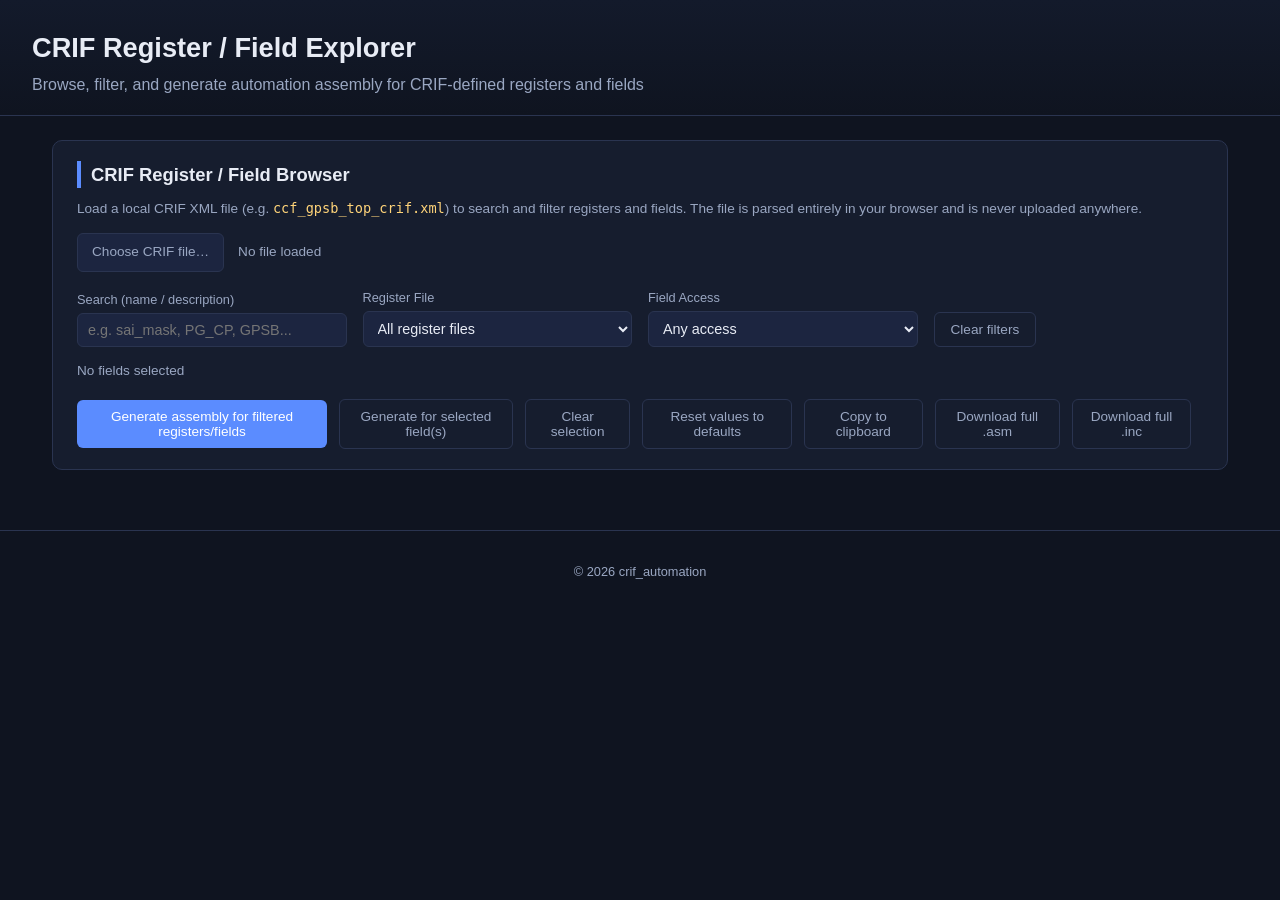
<file: index.html>
<!DOCTYPE html>
<html lang="en">
<head>
  <meta charset="UTF-8">
  <meta name="viewport" content="width=device-width, initial-scale=1.0">
  <title>x86 Instruction Automation Script Builder</title>
  <link rel="stylesheet" href="styles.css">
</head>
<body>
  <header class="app-header">
    <h1>CRIF Register / Field Explorer</h1>
    <p class="subtitle">Browse, filter, and generate automation assembly for CRIF-defined registers and fields</p>
  </header>

  <main class="app-main">
    <section class="panel panel-crif">
      <h2>CRIF Register / Field Browser</h2>
      <p class="hint">Load a local CRIF XML file (e.g. <code>ccf_gpsb_top_crif.xml</code>) to search and filter
        registers and fields. The file is parsed entirely in your browser and is never uploaded anywhere.</p>

      <div class="crif-controls">
        <label for="crifFileInput" class="file-label">
          <span>Choose CRIF file&hellip;</span>
          <input type="file" id="crifFileInput" accept=".xml">
        </label>
        <span id="crifFileStatus" class="crif-status">No file loaded</span>
      </div>

      <div class="crif-filters" hidden id="crifFilters">
        <div class="field">
          <label for="crifSearch">Search (name / description)</label>
          <input type="text" id="crifSearch" placeholder="e.g. sai_mask, PG_CP, GPSB...">
        </div>
        <div class="field">
          <label for="crifRegisterFileSelect">Register File</label>
          <select id="crifRegisterFileSelect">
            <option value="">All register files</option>
          </select>
        </div>
        <div class="field">
          <label for="crifAccessSelect">Field Access</label>
          <select id="crifAccessSelect">
            <option value="">Any access</option>
          </select>
        </div>
        <div class="field">
          <button type="button" id="crifClearBtn" class="secondary">Clear filters</button>
        </div>
      </div>

      <p class="crif-result-count" id="crifResultCount"></p>
      <p class="crif-status" id="crifSelectedFieldLabel">No fields selected</p>

      <div class="crif-table-wrap" id="crifTableWrap" hidden>
        <table id="crifTable">
          <thead>
            <tr>
              <th>Select</th>
              <th data-key="registerFile">Register File</th>
              <th data-key="registerName">Register</th>
              <th data-key="addressOffset">Offset</th>
              <th data-key="fieldName">Field</th>
              <th data-key="access">Access</th>
              <th data-key="bitOffset">Bit Offset</th>
              <th data-key="bitWidth">Bit Width</th>
              <th data-key="reset">Reset (default)</th>
              <th>Value to Write</th>
              <th data-key="description">Description</th>
            </tr>
          </thead>
          <tbody id="crifTableBody"></tbody>
        </table>
      </div>

      <div class="crif-asm-controls" id="crifAsmControls" hidden>
        <button type="button" id="crifGenAsmBtn">Generate assembly for filtered registers/fields</button>
        <button type="button" id="crifGenSelectedAsmBtn" class="secondary">Generate for selected field(s)</button>
        <button type="button" id="crifClearSelectionBtn" class="secondary">Clear selection</button>
        <button type="button" id="crifResetValuesBtn" class="secondary">Reset values to defaults</button>
        <button type="button" id="crifCopyAsmBtn" class="secondary">Copy to clipboard</button>
        <button type="button" id="crifDownloadAsmBtn" class="secondary">Download full .asm</button>
        <button type="button" id="crifDownloadIncBtn" class="secondary">Download full .inc</button>
        <span class="crif-status" id="crifAsmStatus"></span>
      </div>
      <pre id="crifAsmOutput" class="crif-asm-output" hidden><code id="crifAsmCode"></code></pre>
    </section>
  </main>

  <footer class="app-footer">
    <p>&copy; 2026 crif_automation</p>
  </footer>

  <script src="app.js"></script>
</body>
</html>
</file>
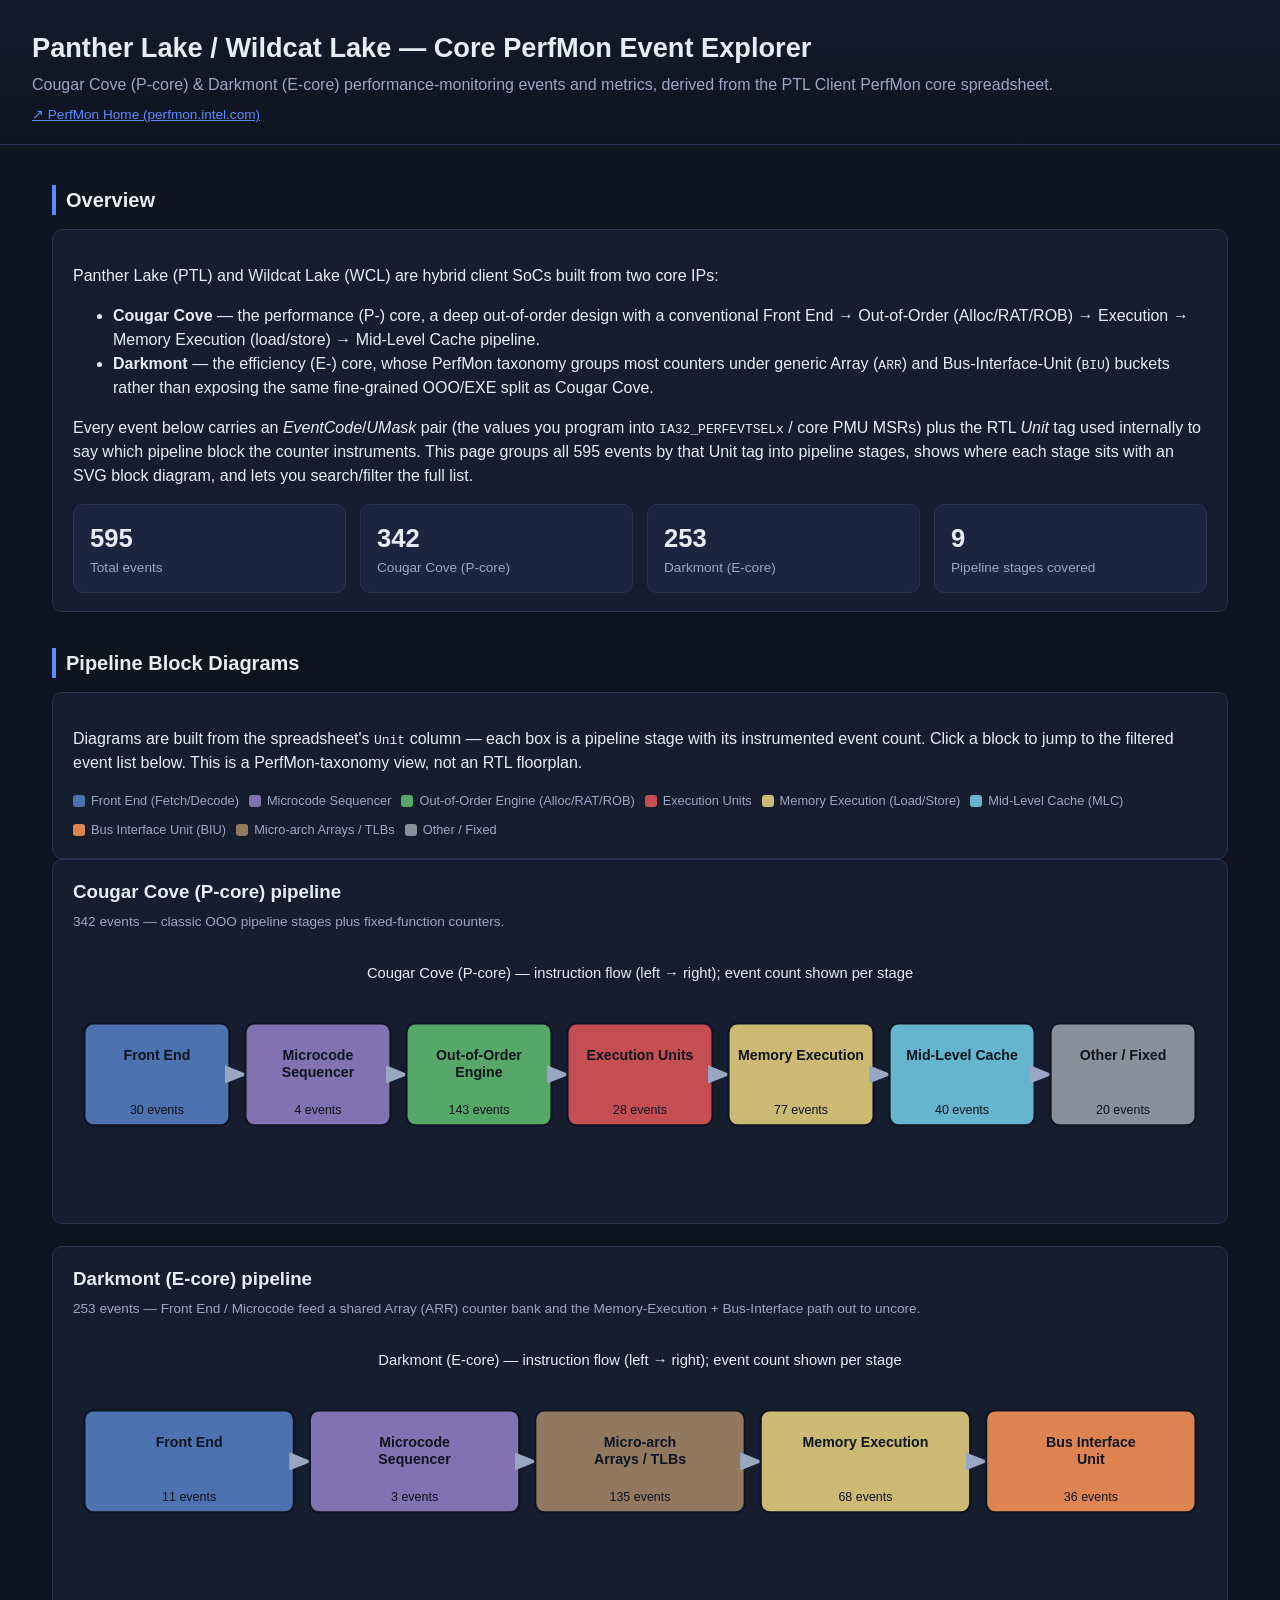
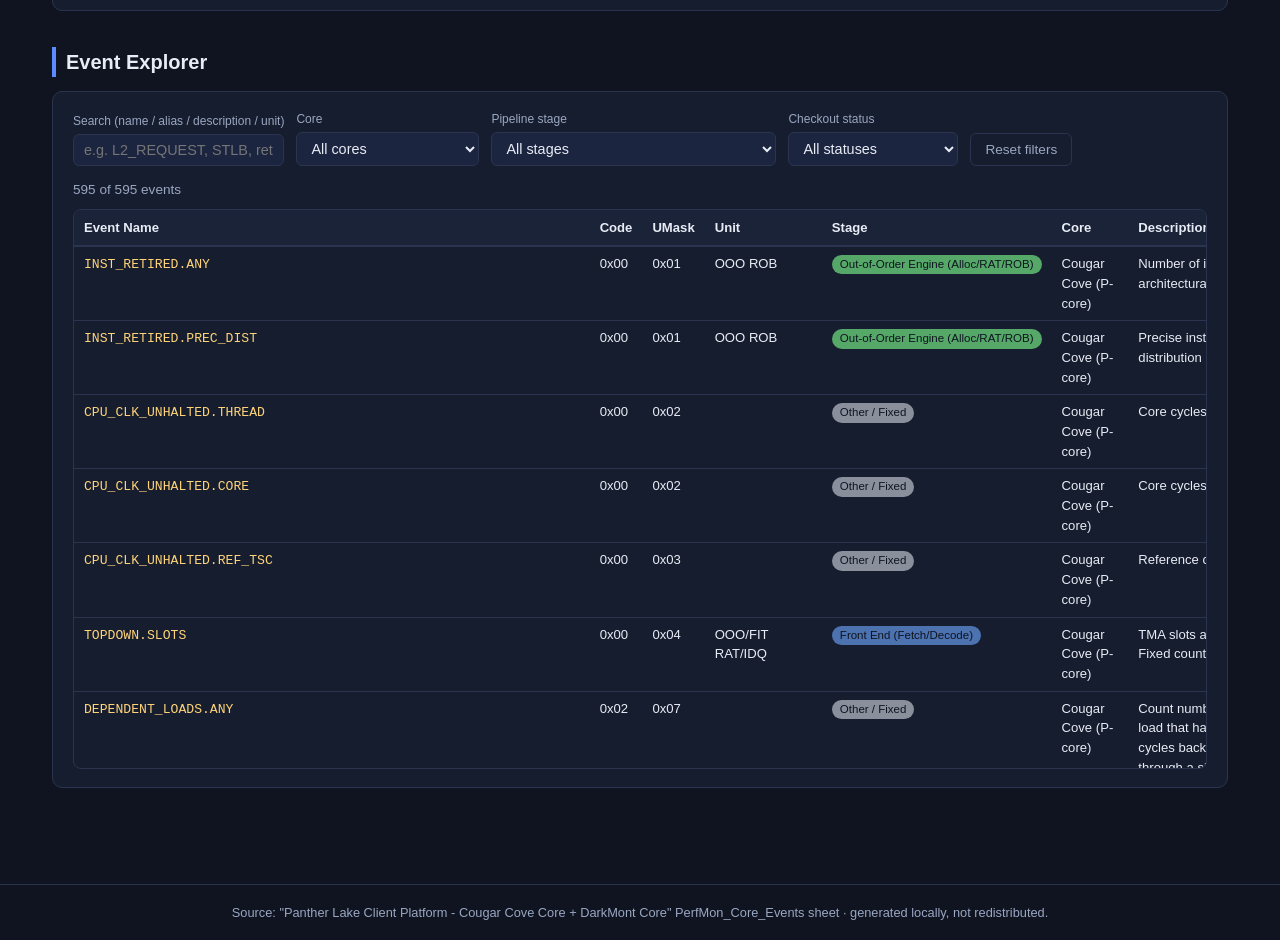
<file: ptl_wcl_perfmon_explorer.html>
<!DOCTYPE html>
<html lang="en">
<head>
<meta charset="UTF-8">
<meta name="viewport" content="width=device-width, initial-scale=1.0">
<title>PTL / WCL Core PerfMon Explorer</title>
<style>
  :root{
    --bg:#0f1420; --panel:#161d2e; --panel2:#1c2540; --text:#e8ecf5; --muted:#9aa7c2;
    --accent:#5b8cff; --border:#2a3450;
    --c-fe:#4C72B0; --c-uc:#8172B2; --c-ooo:#55A868; --c-exe:#C44E52;
    --c-mem:#CCB974; --c-mlc:#64B5CD; --c-biu:#DD8452; --c-arr:#937860; --c-other:#8a8f9c;
  }
  *{box-sizing:border-box}
  body{margin:0;font-family:'Segoe UI',Calibri,Arial,sans-serif;background:var(--bg);color:var(--text);line-height:1.5}
  a{color:var(--accent)}
  header.app-header{padding:28px 32px 18px;border-bottom:1px solid var(--border);
    background:linear-gradient(180deg,#131a2b,#0f1420)}
  header.app-header h1{margin:0 0 4px;font-size:1.7rem}
  header.app-header p.subtitle{margin:0;color:var(--muted)}
  header.app-header .home-link{font-size:.85rem;margin-top:8px;display:inline-block}
  main{max-width:1240px;margin:0 auto;padding:24px 32px 60px}
  section{margin-bottom:36px}
  h2{font-size:1.25rem;border-left:4px solid var(--accent);padding-left:10px;margin-bottom:14px}
  .card{background:var(--panel);border:1px solid var(--border);border-radius:10px;padding:18px 20px}
  .grid-stats{display:grid;grid-template-columns:repeat(auto-fit,minmax(220px,1fr));gap:14px}
  .stat-card{background:var(--panel2);border:1px solid var(--border);border-radius:10px;padding:14px 16px}
  .stat-card .num{font-size:1.6rem;font-weight:700}
  .stat-card .lbl{color:var(--muted);font-size:.85rem}
  .legend{display:flex;flex-wrap:wrap;gap:10px;margin-top:14px}
  .legend span{display:inline-flex;align-items:center;gap:6px;font-size:.8rem;color:var(--muted)}
  .swatch{width:12px;height:12px;border-radius:3px;display:inline-block}
  .diagrams{display:grid;grid-template-columns:1fr;gap:22px}
  .diagram-card h3{margin:0 0 6px}
  .diagram-card p.note{color:var(--muted);font-size:.85rem;margin:0 0 12px}
  svg.pipeline{width:100%;height:auto;display:block}
  .stage-block rect{stroke:#0f1420;stroke-width:2;cursor:pointer;transition:opacity .15s}
  .stage-block:hover rect{opacity:.82}
  .stage-block text{fill:#0f1420;font-size:12.5px;font-weight:600;pointer-events:none}
  .stage-block text.count{font-size:11px;font-weight:400}
  .arrow{stroke:var(--muted);stroke-width:2;marker-end:url(#arrowhead)}
  .dashed{stroke:var(--muted);stroke-width:1.5;stroke-dasharray:4 4;fill:none}
  .controls{display:flex;flex-wrap:wrap;gap:12px;align-items:flex-end;margin-bottom:14px}
  .field{display:flex;flex-direction:column;gap:4px}
  .field label{font-size:.75rem;color:var(--muted)}
  input,select{background:var(--panel2);color:var(--text);border:1px solid var(--border);
    border-radius:6px;padding:7px 10px;font-size:.9rem;min-width:170px}
  input:focus,select:focus{outline:2px solid var(--accent)}
  button{background:var(--accent);color:#fff;border:none;border-radius:6px;padding:8px 14px;
    font-size:.85rem;cursor:pointer}
  button.secondary{background:transparent;border:1px solid var(--border);color:var(--muted)}
  .result-count{color:var(--muted);font-size:.85rem;margin-bottom:8px}
  table{width:100%;border-collapse:collapse;font-size:.82rem}
  thead th{position:sticky;top:0;background:#1a2338;text-align:left;padding:8px 10px;
    border-bottom:2px solid var(--border);white-space:nowrap;cursor:pointer}
  tbody td{padding:7px 10px;border-bottom:1px solid var(--border);vertical-align:top}
  tbody tr:hover{background:#1a2338}
  .table-wrap{max-height:560px;overflow:auto;border:1px solid var(--border);border-radius:8px}
  .pill{display:inline-block;padding:1px 8px;border-radius:10px;font-size:.72rem;color:#0f1420;white-space:nowrap}
  code.evt{color:#ffd479}
  footer{text-align:center;color:var(--muted);font-size:.8rem;padding:18px;border-top:1px solid var(--border)}
</style>
</head>
<body>

<header class="app-header">
  <h1>Panther Lake / Wildcat Lake &mdash; Core PerfMon Event Explorer</h1>
  <p class="subtitle">Cougar Cove (P-core) &amp; Darkmont (E-core) performance-monitoring events and metrics, derived from the PTL Client PerfMon core spreadsheet.</p>
  <a class="home-link" href="https://perfmon.intel.com/" target="_blank" rel="noopener">&#8599; PerfMon Home (perfmon.intel.com)</a>
</header>

<main>

  <section id="overview">
    <h2>Overview</h2>
    <div class="card">
      <p>Panther Lake (PTL) and Wildcat Lake (WCL) are hybrid client SoCs built from two core IPs:</p>
      <ul>
        <li><strong>Cougar Cove</strong> &mdash; the performance (P-) core, a deep out-of-order design with a
          conventional Front End &rarr; Out-of-Order (Alloc/RAT/ROB) &rarr; Execution &rarr; Memory Execution
          (load/store) &rarr; Mid-Level Cache pipeline.</li>
        <li><strong>Darkmont</strong> &mdash; the efficiency (E-) core, whose PerfMon taxonomy groups most counters
          under generic Array (<code>ARR</code>) and Bus-Interface-Unit (<code>BIU</code>) buckets rather than
          exposing the same fine-grained OOO/EXE split as Cougar Cove.</li>
      </ul>
      <p>Every event below carries an <em>EventCode</em>/<em>UMask</em> pair (the values you program into
        <code>IA32_PERFEVTSELx</code> / core PMU MSRs) plus the RTL <em>Unit</em> tag used internally to say which
        pipeline block the counter instruments. This page groups all 595 events by that Unit tag into pipeline
        stages, shows where each stage sits with an SVG block diagram, and lets you search/filter the full list.</p>
      <div class="grid-stats" id="statGrid"></div>
    </div>
  </section>

  <section id="diagrams">
    <h2>Pipeline Block Diagrams</h2>
    <div class="card">
      <p class="note">Diagrams are built from the spreadsheet's <code>Unit</code> column &mdash; each box is a
        pipeline stage with its instrumented event count. Click a block to jump to the filtered event list below.
        This is a PerfMon-taxonomy view, not an RTL floorplan.</p>
      <div class="legend" id="legend"></div>
    </div>
    <div class="diagrams">
      <div class="diagram-card card">
        <h3>Cougar Cove (P-core) pipeline</h3>
        <p class="note">342 events &mdash; classic OOO pipeline stages plus fixed-function counters.</p>
        <svg id="svgCougar" class="pipeline" viewBox="0 0 1000 230"></svg>
      </div>
      <div class="diagram-card card">
        <h3>Darkmont (E-core) pipeline</h3>
        <p class="note">253 events &mdash; Front End / Microcode feed a shared Array (ARR) counter bank and the
          Memory-Execution + Bus-Interface path out to uncore.</p>
        <svg id="svgDarkmont" class="pipeline" viewBox="0 0 1000 230"></svg>
      </div>
    </div>
  </section>

  <section id="explorer">
    <h2>Event Explorer</h2>
    <div class="card">
      <div class="controls">
        <div class="field">
          <label for="q">Search (name / alias / description / unit)</label>
          <input type="text" id="q" placeholder="e.g. L2_REQUEST, STLB, retired&hellip;">
        </div>
        <div class="field">
          <label for="fCore">Core</label>
          <select id="fCore"><option value="">All cores</option></select>
        </div>
        <div class="field">
          <label for="fStage">Pipeline stage</label>
          <select id="fStage"><option value="">All stages</option></select>
        </div>
        <div class="field">
          <label for="fStatus">Checkout status</label>
          <select id="fStatus"><option value="">All statuses</option></select>
        </div>
        <button class="secondary" id="resetBtn" type="button">Reset filters</button>
      </div>
      <div class="result-count" id="resultCount"></div>
      <div class="table-wrap">
        <table>
          <thead>
            <tr>
              <th data-key="name">Event Name</th>
              <th data-key="code">Code</th>
              <th data-key="umask">UMask</th>
              <th data-key="unit">Unit</th>
              <th data-key="stage">Stage</th>
              <th data-key="core">Core</th>
              <th data-key="desc">Description</th>
              <th data-key="status">Status</th>
            </tr>
          </thead>
          <tbody id="tbody"></tbody>
        </table>
      </div>
    </div>
  </section>

</main>

<footer>Source: "Panther Lake Client Platform - Cougar Cove Core + DarkMont Core" PerfMon_Core_Events sheet &middot; generated locally, not redistributed.</footer>

<script>
const EVENTS = [{"name":"INST_RETIRED.ANY","alias":"","code":"0x00","umask":"0x01","umaskext":"0x00","unit":"OOO ROB","stage":"Out-of-Order Engine (Alloc/RAT/ROB)","core":"Cougar Cove (P-core)","desc":"Number of instructions retired. Fixed Counter - architectural event","status":"Passed","errata":""},{"name":"INST_RETIRED.PREC_DIST","alias":"","code":"0x00","umask":"0x01","umaskext":"0x00","unit":"OOO ROB","stage":"Out-of-Order Engine (Alloc/RAT/ROB)","core":"Cougar Cove (P-core)","desc":"Precise instruction retired with PEBS precise-distribution","status":"Passed","errata":""},{"name":"CPU_CLK_UNHALTED.THREAD","alias":"","code":"0x00","umask":"0x02","umaskext":"0x00","unit":"","stage":"Other / Fixed","core":"Cougar Cove (P-core)","desc":"Core cycles when the thread is not in a halt state.","status":"Passed","errata":""},{"name":"CPU_CLK_UNHALTED.CORE","alias":"","code":"0x00","umask":"0x02","umaskext":"0x00","unit":"","stage":"Other / Fixed","core":"Cougar Cove (P-core)","desc":"Core cycles when the core is not in a halt state.","status":"Passed","errata":""},{"name":"CPU_CLK_UNHALTED.REF_TSC","alias":"","code":"0x00","umask":"0x03","umaskext":"0x00","unit":"","stage":"Other / Fixed","core":"Cougar Cove (P-core)","desc":"Reference cycles when the core is not in halt state.","status":"Passed","errata":""},{"name":"TOPDOWN.SLOTS","alias":"","code":"0x00","umask":"0x04","umaskext":"0x00","unit":"OOO/FIT RAT/IDQ","stage":"Front End (Fetch/Decode)","core":"Cougar Cove (P-core)","desc":"TMA slots available for an unhalted logical processor. Fixed counter - architectural event","status":"Passed","errata":""},{"name":"DEPENDENT_LOADS.ANY","alias":"","code":"0x02","umask":"0x07","umaskext":"0x00","unit":"","stage":"Other / Fixed","core":"Cougar Cove (P-core)","desc":"Count number of times a load is depending on another load that had just write back its data or in previous or  2 cycles back. This event supports in-direct dependency through a single uop.","status":"Passed","errata":""},{"name":"LD_BLOCKS.ADDRESS_ALIAS","alias":"","code":"0x03","umask":"0x04","umaskext":"0x00","unit":"MEU MOB","stage":"Memory Execution (Load/Store)","core":"Cougar Cove (P-core)","desc":"False dependencies in MOB due to partial compare on address.","status":"Passed","errata":""},{"name":"LD_BLOCKS.BANK_CONFLICT","alias":"","code":"0x03","umask":"0x40","umaskext":"0x00","unit":"MEU MOB","stage":"Memory Execution (Load/Store)","core":"Cougar Cove (P-core)","desc":"Bank conflicts in DCU due to limited lookup ports.","status":"Passed","errata":""},{"name":"LD_BLOCKS.STORE_FORWARD","alias":"","code":"0x03","umask":"0x82","umaskext":"0x00","unit":"MEU MOB","stage":"Memory Execution (Load/Store)","core":"Cougar Cove (P-core)","desc":"Loads blocked due to overlapping with a preceding store that cannot be forwarded.","status":"Passed","errata":""},{"name":"LD_BLOCKS.NO_SR","alias":"","code":"0x03","umask":"0x88","umaskext":"0x00","unit":"MEU MOB","stage":"Memory Execution (Load/Store)","core":"Cougar Cove (P-core)","desc":"The number of times that split load operations are temporarily blocked because all resources for handling the split accesses are in use.","status":"Passed","errata":""},{"name":"LD_BLOCKS.STORE_EARLY","alias":"","code":"0x03","umask":"0xa1","umaskext":"0x00","unit":"MEU MOB","stage":"Memory Execution (Load/Store)","core":"Cougar Cove (P-core)","desc":"Counts the number of times a load got early blocked due to preceding store operation with unknown address or unknown data. Excluding in-line (immediate) wakeups","status":"Passed","errata":""},{"name":"ITLB_MISSES.WALK_COMPLETED_4K","alias":"","code":"0x11","umask":"0x02","umaskext":"0x00","unit":"MEU PMH","stage":"Memory Execution (Load/Store)","core":"Cougar Cove (P-core)","desc":"Code miss in all TLB levels causes a page walk that completes. (4K)","status":"Passed","errata":""},{"name":"ITLB_MISSES.WALK_COMPLETED_2M_4M","alias":"","code":"0x11","umask":"0x04","umaskext":"0x00","unit":"MEU PMH","stage":"Memory Execution (Load/Store)","core":"Cougar Cove (P-core)","desc":"Code miss in all TLB levels causes a page walk that completes. (2M/4M)","status":"Passed","errata":""},{"name":"ITLB_MISSES.WALK_COMPLETED","alias":"","code":"0x11","umask":"0x0e","umaskext":"0x00","unit":"MEU PMH","stage":"Memory Execution (Load/Store)","core":"Cougar Cove (P-core)","desc":"Code miss in all TLB levels causes a page walk that completes. (All page sizes)","status":"Passed","errata":""},{"name":"ITLB_MISSES.WALK_ACTIVE","alias":"","code":"0x11","umask":"0x10","umaskext":"0x00","unit":"MEU PMH","stage":"Memory Execution (Load/Store)","core":"Cougar Cove (P-core)","desc":"Cycles when at least one PMH is busy with a page walk for code (instruction fetch) request.","status":"Passed","errata":""},{"name":"ITLB_MISSES.WALK_PENDING","alias":"","code":"0x11","umask":"0x10","umaskext":"0x00","unit":"MEU PMH","stage":"Memory Execution (Load/Store)","core":"Cougar Cove (P-core)","desc":"Number of page walks outstanding for an outstanding code request in the PMH each cycle.","status":"Passed","errata":""},{"name":"ITLB_MISSES.STLB_HIT","alias":"","code":"0x11","umask":"0x20","umaskext":"0x01","unit":"MEU PMH","stage":"Memory Execution (Load/Store)","core":"Cougar Cove (P-core)","desc":"Instruction fetch requests that miss the ITLB and hit the STLB.","status":"Passed","errata":""},{"name":"DTLB_LOAD_MISSES.WALK_COMPLETED_4K","alias":"","code":"0x12","umask":"0x02","umaskext":"0x00","unit":"MEU PMH","stage":"Memory Execution (Load/Store)","core":"Cougar Cove (P-core)","desc":"Page walks completed due to a demand data load to a 4K page.","status":"Passed","errata":""},{"name":"DTLB_LOAD_MISSES.WALK_COMPLETED_2M_4M","alias":"","code":"0x12","umask":"0x04","umaskext":"0x00","unit":"MEU PMH","stage":"Memory Execution (Load/Store)","core":"Cougar Cove (P-core)","desc":"Page walks completed due to a demand data load to a 2M/4M page.","status":"Passed","errata":""},{"name":"DTLB_LOAD_MISSES.WALK_COMPLETED_1G","alias":"","code":"0x12","umask":"0x08","umaskext":"0x00","unit":"MEU PMH","stage":"Memory Execution (Load/Store)","core":"Cougar Cove (P-core)","desc":"Page walks completed due to a demand data load to a 1G page.","status":"Passed","errata":""},{"name":"DTLB_LOAD_MISSES.WALK_COMPLETED","alias":"","code":"0x12","umask":"0x0e","umaskext":"0x00","unit":"MEU PMH","stage":"Memory Execution (Load/Store)","core":"Cougar Cove (P-core)","desc":"Load miss in all TLB levels causes a page walk that completes. (All page sizes)","status":"Passed","errata":""},{"name":"DTLB_LOAD_MISSES.WALK_ACTIVE","alias":"","code":"0x12","umask":"0x10","umaskext":"0x00","unit":"MEU PMH","stage":"Memory Execution (Load/Store)","core":"Cougar Cove (P-core)","desc":"Cycles when at least one PMH is busy with a page walk for a demand load.","status":"Passed","errata":""},{"name":"DTLB_LOAD_MISSES.WALK_PENDING","alias":"","code":"0x12","umask":"0x10","umaskext":"0x00","unit":"MEU PMH","stage":"Memory Execution (Load/Store)","core":"Cougar Cove (P-core)","desc":"Number of page walks outstanding for a demand load in the PMH each cycle.","status":"Passed","errata":""},{"name":"DTLB_LOAD_MISSES.STLB_HIT","alias":"","code":"0x12","umask":"0x20","umaskext":"0x03","unit":"MEU PMH","stage":"Memory Execution (Load/Store)","core":"Cougar Cove (P-core)","desc":"Loads that miss the DTLB and hit the STLB.","status":"Passed","errata":""},{"name":"DTLB_STORE_MISSES.WALK_COMPLETED_4K","alias":"","code":"0x13","umask":"0x02","umaskext":"0x00","unit":"MEU PMH","stage":"Memory Execution (Load/Store)","core":"Cougar Cove (P-core)","desc":"Page walks completed due to a demand data store to a 4K page.","status":"Passed","errata":""},{"name":"DTLB_STORE_MISSES.WALK_COMPLETED_2M_4M","alias":"","code":"0x13","umask":"0x04","umaskext":"0x00","unit":"MEU PMH","stage":"Memory Execution (Load/Store)","core":"Cougar Cove (P-core)","desc":"Page walks completed due to a demand data store to a 2M/4M page.","status":"Passed","errata":""},{"name":"DTLB_STORE_MISSES.WALK_COMPLETED_1G","alias":"","code":"0x13","umask":"0x08","umaskext":"0x00","unit":"MEU PMH","stage":"Memory Execution (Load/Store)","core":"Cougar Cove (P-core)","desc":"Page walks completed due to a demand data store to a 1G page.","status":"Passed","errata":""},{"name":"DTLB_STORE_MISSES.WALK_COMPLETED","alias":"","code":"0x13","umask":"0x0e","umaskext":"0x00","unit":"MEU PMH","stage":"Memory Execution (Load/Store)","core":"Cougar Cove (P-core)","desc":"Store misses in all TLB levels causes a page walk that completes. (All page sizes)","status":"Passed","errata":""},{"name":"DTLB_STORE_MISSES.WALK_ACTIVE","alias":"","code":"0x13","umask":"0x10","umaskext":"0x00","unit":"MEU PMH","stage":"Memory Execution (Load/Store)","core":"Cougar Cove (P-core)","desc":"Cycles when at least one PMH is busy with a page walk for a store.","status":"Passed","errata":""},{"name":"DTLB_STORE_MISSES.WALK_PENDING","alias":"","code":"0x13","umask":"0x10","umaskext":"0x00","unit":"MEU PMH","stage":"Memory Execution (Load/Store)","core":"Cougar Cove (P-core)","desc":"Number of page walks outstanding for a store in the PMH each cycle.","status":"Passed","errata":""},{"name":"DTLB_STORE_MISSES.STLB_HIT","alias":"","code":"0x13","umask":"0x20","umaskext":"0x03","unit":"MEU PMH","stage":"Memory Execution (Load/Store)","core":"Cougar Cove (P-core)","desc":"Stores that miss the DTLB and hit the STLB.","status":"Passed","errata":""},{"name":"OFFCORE_REQUESTS_OUTSTANDING.CYCLES_WITH_DEMAND_DATA_RD","alias":"","code":"0x20","umask":"0x01","umaskext":"0x00","unit":"MLC MLC/ROB","stage":"Mid-Level Cache (MLC)","core":"Cougar Cove (P-core)","desc":"Cycles where at least 1 outstanding demand data read request is pending.","status":"Passed","errata":""},{"name":"OFFCORE_REQUESTS_OUTSTANDING.DEMAND_DATA_RD","alias":"","code":"0x20","umask":"0x01","umaskext":"0x00","unit":"MLC MLC/ROB","stage":"Mid-Level Cache (MLC)","core":"Cougar Cove (P-core)","desc":"For every cycle, increments by the number of outstanding demand data read requests pending.","status":"Passed","errata":""},{"name":"OFFCORE_REQUESTS_OUTSTANDING.CYCLES_WITH_DEMAND_CODE_RD","alias":"","code":"0x20","umask":"0x02","umaskext":"0x00","unit":"MLC MLC/ROB","stage":"Mid-Level Cache (MLC)","core":"Cougar Cove (P-core)","desc":"Cycles with offcore outstanding Code Reads transactions in the SuperQueue (SQ), queue to uncore.","status":"Passed","errata":""},{"name":"OFFCORE_REQUESTS_OUTSTANDING.DEMAND_CODE_RD","alias":"","code":"0x20","umask":"0x02","umaskext":"0x00","unit":"MLC MLC/ROB","stage":"Mid-Level Cache (MLC)","core":"Cougar Cove (P-core)","desc":"Offcore outstanding Code Reads transactions in the SuperQueue (SQ), queue to uncore, every cycle.","status":"Passed","errata":""},{"name":"OFFCORE_REQUESTS_OUTSTANDING.CYCLES_WITH_DEMAND_RFO","alias":"","code":"0x20","umask":"0x04","umaskext":"0x00","unit":"MLC MLC/ROB","stage":"Mid-Level Cache (MLC)","core":"Cougar Cove (P-core)","desc":"Cycles with offcore outstanding demand rfo reads transactions in SuperQueue (SQ), queue to uncore.","status":"Passed","errata":""},{"name":"OFFCORE_REQUESTS_OUTSTANDING.DEMAND_RFO","alias":"","code":"0x20","umask":"0x04","umaskext":"0x00","unit":"MLC MLC/ROB","stage":"Mid-Level Cache (MLC)","core":"Cougar Cove (P-core)","desc":"Store Read transactions pending for off-core. Highly correlated.","status":"Passed","errata":""},{"name":"OFFCORE_REQUESTS_OUTSTANDING.CYCLES_WITH_DATA_RD","alias":"","code":"0x20","umask":"0x08","umaskext":"0x00","unit":"MLC MLC/ROB","stage":"Mid-Level Cache (MLC)","core":"Cougar Cove (P-core)","desc":"Cycles when offcore outstanding cacheable Core Data Read transactions are present in SuperQueue (SQ), queue to uncore.","status":"Passed","errata":""},{"name":"OFFCORE_REQUESTS_OUTSTANDING.DATA_RD","alias":"","code":"0x20","umask":"0x08","umaskext":"0x00","unit":"MLC MLC/ROB","stage":"Mid-Level Cache (MLC)","core":"Cougar Cove (P-core)","desc":"Offcore outstanding cacheable Core Data Read transactions in SuperQueue (SQ), queue to uncore","status":"Passed","errata":""},{"name":"OFFCORE_REQUESTS_OUTSTANDING.CYCLES_WITH_L3_MISS_DEMAND_DATA_RD","alias":"","code":"0x20","umask":"0x10","umaskext":"0x00","unit":"MLC MLC/ROB","stage":"Mid-Level Cache (MLC)","core":"Cougar Cove (P-core)","desc":"Cycles where data return is pending for a Demand Data Read request who miss L3 cache.","status":"Passed","errata":""},{"name":"OFFCORE_REQUESTS_OUTSTANDING.L3_MISS_DEMAND_DATA_RD","alias":"","code":"0x20","umask":"0x10","umaskext":"0x00","unit":"MLC MLC/ROB","stage":"Mid-Level Cache (MLC)","core":"Cougar Cove (P-core)","desc":"For every cycle, increments by the number of demand data read requests pending that are known to have missed the L3 cache.","status":"Passed","errata":""},{"name":"OFFCORE_REQUESTS.DEMAND_DATA_RD","alias":"","code":"0x21","umask":"0x01","umaskext":"0x00","unit":"MLC MLC","stage":"Mid-Level Cache (MLC)","core":"Cougar Cove (P-core)","desc":"Demand Data Read requests sent to uncore","status":"Passed","errata":""},{"name":"OFFCORE_REQUESTS.DEMAND_CODE_RD","alias":"","code":"0x21","umask":"0x02","umaskext":"0x00","unit":"MLC MLC","stage":"Mid-Level Cache (MLC)","core":"Cougar Cove (P-core)","desc":"Cacheable and Non-Cacheable code read requests","status":"Passed","errata":""},{"name":"OFFCORE_REQUESTS.DEMAND_RFO","alias":"","code":"0x21","umask":"0x04","umaskext":"0x00","unit":"MLC MLC","stage":"Mid-Level Cache (MLC)","core":"Cougar Cove (P-core)","desc":"Demand RFO requests including regular RFOs, locks, ItoM","status":"Passed","errata":""},{"name":"OFFCORE_REQUESTS.DATA_RD","alias":"","code":"0x21","umask":"0x08","umaskext":"0x00","unit":"MLC MLC","stage":"Mid-Level Cache (MLC)","core":"Cougar Cove (P-core)","desc":"Demand and prefetch data reads","status":"Passed","errata":""},{"name":"OFFCORE_REQUESTS.L3_MISS_DEMAND_DATA_RD","alias":"","code":"0x21","umask":"0x10","umaskext":"0x00","unit":"MLC MLC","stage":"Mid-Level Cache (MLC)","core":"Cougar Cove (P-core)","desc":"Counts demand data read requests that miss the L3 cache.","status":"Passed","errata":""},{"name":"OFFCORE_REQUESTS.ALL_REQUESTS","alias":"","code":"0x21","umask":"0x80","umaskext":"0x00","unit":"MLC MLC","stage":"Mid-Level Cache (MLC)","core":"Cougar Cove (P-core)","desc":"Any memory transaction that reached the SQ.","status":"Passed","errata":""},{"name":"L2_RQSTS.DEMAND_DATA_RD_MISS","alias":"","code":"0x24","umask":"0x21","umaskext":"0x00","unit":"MLC MLC","stage":"Mid-Level Cache (MLC)","core":"Cougar Cove (P-core)","desc":"Demand Data Read miss L2 cache","status":"Passed","errata":""},{"name":"L2_RQSTS.RFO_MISS","alias":"","code":"0x24","umask":"0x22","umaskext":"0x00","unit":"MLC MLC","stage":"Mid-Level Cache (MLC)","core":"Cougar Cove (P-core)","desc":"RFO requests that miss L2 cache","status":"Passed","errata":""},{"name":"L2_RQSTS.CODE_RD_MISS","alias":"","code":"0x24","umask":"0x24","umaskext":"0x00","unit":"MLC MLC","stage":"Mid-Level Cache (MLC)","core":"Cougar Cove (P-core)","desc":"L2 cache misses when fetching instructions","status":"Passed","errata":""},{"name":"L2_REQUEST.MISS","alias":"L2_RQSTS.MISS","code":"0x24","umask":"0x3f","umaskext":"0x00","unit":"MLC MLC","stage":"Mid-Level Cache (MLC)","core":"Cougar Cove (P-core)","desc":"Read requests with true-miss in L2 cache [This event is alias to L2_RQSTS.MISS]","status":"Passed","errata":""},{"name":"L2_RQSTS.MISS","alias":"L2_REQUEST.MISS","code":"0x24","umask":"0x3f","umaskext":"0x00","unit":"MLC MLC","stage":"Mid-Level Cache (MLC)","core":"Cougar Cove (P-core)","desc":"Read requests with true-miss in L2 cache [This event is alias to L2_REQUEST.MISS]","status":"Passed","errata":""},{"name":"L2_RQSTS.DEMAND_DATA_RD_HIT","alias":"","code":"0x24","umask":"0x41","umaskext":"0x00","unit":"MLC MLC","stage":"Mid-Level Cache (MLC)","core":"Cougar Cove (P-core)","desc":"Demand Data Read requests that hit L2 cache","status":"Passed","errata":""},{"name":"L2_RQSTS.RFO_HIT","alias":"","code":"0x24","umask":"0x42","umaskext":"0x00","unit":"MLC MLC","stage":"Mid-Level Cache (MLC)","core":"Cougar Cove (P-core)","desc":"RFO requests that hit L2 cache","status":"Passed","errata":""},{"name":"L2_RQSTS.CODE_RD_HIT","alias":"","code":"0x24","umask":"0x44","umaskext":"0x00","unit":"MLC MLC","stage":"Mid-Level Cache (MLC)","core":"Cougar Cove (P-core)","desc":"L2 cache hits when fetching instructions, code reads.","status":"Passed","errata":""},{"name":"L2_REQUEST.HIT","alias":"L2_RQSTS.HIT","code":"0x24","umask":"0x5f","umaskext":"0x00","unit":"MLC MLC","stage":"Mid-Level Cache (MLC)","core":"Cougar Cove (P-core)","desc":"All requests that hit L2 cache. [This event is alias to L2_RQSTS.HIT]","status":"Passed","errata":""},{"name":"L2_RQSTS.HIT","alias":"L2_REQUEST.HIT","code":"0x24","umask":"0x5f","umaskext":"0x00","unit":"MLC MLC","stage":"Mid-Level Cache (MLC)","core":"Cougar Cove (P-core)","desc":"All requests that hit L2 cache. [This event is alias to L2_REQUEST.HIT]","status":"Passed","errata":""},{"name":"L2_RQSTS.ALL_DEMAND_DATA_RD","alias":"","code":"0x24","umask":"0xe1","umaskext":"0x00","unit":"MLC MLC","stage":"Mid-Level Cache (MLC)","core":"Cougar Cove (P-core)","desc":"Demand Data Read access L2 cache","status":"Passed","errata":""},{"name":"L2_RQSTS.ALL_CODE_RD","alias":"","code":"0x24","umask":"0xe4","umaskext":"0x00","unit":"MLC MLC","stage":"Mid-Level Cache (MLC)","core":"Cougar Cove (P-core)","desc":"L2 code requests","status":"Passed","errata":""},{"name":"L2_REQUEST.ALL","alias":"L2_RQSTS.REFERENCES","code":"0x24","umask":"0xff","umaskext":"0x00","unit":"MLC MLC","stage":"Mid-Level Cache (MLC)","core":"Cougar Cove (P-core)","desc":"All accesses to L2 cache [This event is alias to L2_RQSTS.REFERENCES]","status":"Passed","errata":""},{"name":"L2_RQSTS.ANY","alias":"L2_RQSTS.REFERENCES","code":"0x24","umask":"0xff","umaskext":"0x00","unit":"MLC MLC","stage":"Mid-Level Cache (MLC)","core":"Cougar Cove (P-core)","desc":"All accesses to L2 cache [This event is alias to L2_RQSTS.REFERENCES]","status":"Passed","errata":""},{"name":"L2_RQSTS.REFERENCES","alias":"L2_REQUEST.ALL,L2_RQSTS.ANY","code":"0x24","umask":"0xff","umaskext":"0x00","unit":"MLC MLC","stage":"Mid-Level Cache (MLC)","core":"Cougar Cove (P-core)","desc":"All accesses to L2 cache [This event is alias to L2_REQUEST.ALL,L2_RQSTS.ANY]","status":"Passed","errata":""},{"name":"L2_LINES_IN.ALL","alias":"","code":"0x25","umask":"0x1f","umaskext":"0x00","unit":"MLC MLC","stage":"Mid-Level Cache (MLC)","core":"Cougar Cove (P-core)","desc":"L2 cache lines filling L2","status":"Passed","errata":""},{"name":"L2_LINES_OUT.SILENT","alias":"","code":"0x26","umask":"0x01","umaskext":"0x00","unit":"MLC MLC","stage":"Mid-Level Cache (MLC)","core":"Cougar Cove (P-core)","desc":"Non-modified cache lines that are silently dropped by L2 cache.","status":"Passed","errata":""},{"name":"L2_LINES_OUT.NON_SILENT","alias":"","code":"0x26","umask":"0x02","umaskext":"0x00","unit":"MLC MLC","stage":"Mid-Level Cache (MLC)","core":"Cougar Cove (P-core)","desc":"Modified cache lines that are evicted by L2 cache when triggered by an L2 cache fill.","status":"Passed","errata":""},{"name":"L2_LINES_OUT.USELESS_HWPF","alias":"","code":"0x26","umask":"0x04","umaskext":"0x00","unit":"MLC MLC","stage":"Mid-Level Cache (MLC)","core":"Cougar Cove (P-core)","desc":"Cache lines that have been L2 hardware prefetched but not used by demand accesses","status":"Passed","errata":""},{"name":"SQ_MISC.BUS_LOCK","alias":"","code":"0x2c","umask":"0x10","umaskext":"0x00","unit":"MLC MLC/SQ","stage":"Mid-Level Cache (MLC)","core":"Cougar Cove (P-core)","desc":"Counts bus locks, accounts for cache line split locks and UC locks.","status":"Passed","errata":""},{"name":"XQ.FULL","alias":"","code":"0x2d","umask":"0x01","umaskext":"0x00","unit":"MLC","stage":"Mid-Level Cache (MLC)","core":"Cougar Cove (P-core)","desc":"Cycles the uncore cannot take further requests","status":"Passed","errata":""},{"name":"LONGEST_LAT_CACHE.MISS","alias":"","code":"0x2e","umask":"0x41","umaskext":"0x00","unit":"MLC ROB/MLC","stage":"Mid-Level Cache (MLC)","core":"Cougar Cove (P-core)","desc":"Core-originated cacheable requests that missed L3  (Except hardware prefetches to the L3)","status":"Passed","errata":""},{"name":"LONGEST_LAT_CACHE.REFERENCE","alias":"","code":"0x2e","umask":"0x4f","umaskext":"0x00","unit":"MLC ROB/MLC","stage":"Mid-Level Cache (MLC)","core":"Cougar Cove (P-core)","desc":"Core-originated cacheable requests that refer to L3 (Except hardware prefetches to the L3)","status":"Passed","errata":""},{"name":"CPU_CLK_UNHALTED.CORE_P","alias":"CPU_CLK_UNHALTED.THREAD_P","code":"0x3c","umask":"0x00","umaskext":"0x00","unit":"FIT BPU/DSB","stage":"Front End (Fetch/Decode)","core":"Cougar Cove (P-core)","desc":"Thread cycles when thread is not in halt state [This event is alias to CPU_CLK_UNHALTED.THREAD_P]","status":"Passed","errata":""},{"name":"CPU_CLK_UNHALTED.THREAD_P","alias":"CPU_CLK_UNHALTED.CORE_P","code":"0x3c","umask":"0x00","umaskext":"0x00","unit":"FIT BPU/DSB","stage":"Front End (Fetch/Decode)","core":"Cougar Cove (P-core)","desc":"Thread cycles when thread is not in halt state [This event is alias to CPU_CLK_UNHALTED.CORE_P]","status":"Passed","errata":""},{"name":"CPU_CLK_UNHALTED.REF_TSC_P","alias":"","code":"0x3c","umask":"0x01","umaskext":"0x00","unit":"OOO-MLC","stage":"Out-of-Order Engine (Alloc/RAT/ROB)","core":"Cougar Cove (P-core)","desc":"Reference cycles when the core is not in halt state.","status":"Passed","errata":""},{"name":"SW_PREFETCH_ACCESS.NTA","alias":"","code":"0x40","umask":"0x01","umaskext":"0x00","unit":"MEU DCU","stage":"Memory Execution (Load/Store)","core":"Cougar Cove (P-core)","desc":"Number of PREFETCHNTA instructions executed.","status":"Passed","errata":""},{"name":"SW_PREFETCH_ACCESS.T0","alias":"","code":"0x40","umask":"0x02","umaskext":"0x00","unit":"MEU DCU","stage":"Memory Execution (Load/Store)","core":"Cougar Cove (P-core)","desc":"Number of PREFETCHT0 instructions executed.","status":"Passed","errata":""},{"name":"SW_PREFETCH_ACCESS.T1_T2","alias":"","code":"0x40","umask":"0x04","umaskext":"0x00","unit":"MEU DCU","stage":"Memory Execution (Load/Store)","core":"Cougar Cove (P-core)","desc":"Number of PREFETCHT1 or PREFETCHT2 instructions executed.","status":"Passed","errata":""},{"name":"SW_PREFETCH_ACCESS.PREFETCHW","alias":"","code":"0x40","umask":"0x08","umaskext":"0x00","unit":"MEU DCU","stage":"Memory Execution (Load/Store)","core":"Cougar Cove (P-core)","desc":"Number of PREFETCHW instructions executed.","status":"Passed","errata":""},{"name":"SW_PREFETCH_ACCESS.ANY","alias":"","code":"0x40","umask":"0x0f","umaskext":"0x00","unit":"MEU DCU","stage":"Memory Execution (Load/Store)","core":"Cougar Cove (P-core)","desc":"Counts the number of PREFETCHNTA, PREFETCHW, PREFETCHT0, PREFETCHT1 or PREFETCHT2 instructions executed.","status":"Passed","errata":""},{"name":"LOCK_CYCLES.CACHE_LOCK_DURATION","alias":"","code":"0x42","umask":"0x02","umaskext":"0x00","unit":"MEU DCU","stage":"Memory Execution (Load/Store)","core":"Cougar Cove (P-core)","desc":"Cycles when L1D is locked","status":"Passed","errata":""},{"name":"MEM_STORE_RETIRED.MEMSIDE_CACHE","alias":"","code":"0x44","umask":"0x00","umaskext":"0x04","unit":"MEU","stage":"Memory Execution (Load/Store)","core":"Cougar Cove (P-core)","desc":"Number of cache-lines required by retired stores whose Data Source is: Memory Side Cache","status":"Passed","errata":""},{"name":"MEM_STORE_RETIRED.L2_HIT","alias":"","code":"0x44","umask":"0x01","umaskext":"0x00","unit":"MEU","stage":"Memory Execution (Load/Store)","core":"Cougar Cove (P-core)","desc":"TBD","status":"Passed","errata":""},{"name":"MEMORY_STALLS.L1","alias":"","code":"0x46","umask":"0x01","umaskext":"0x00","unit":"","stage":"Other / Fixed","core":"Cougar Cove (P-core)","desc":"Counts cycles where no execution is happening due to loads waiting for L1 cache (that is: no execution &amp; load in flight &amp; no load missed L1 cache)","status":"Passed","errata":""},{"name":"MEMORY_STALLS.L2","alias":"","code":"0x46","umask":"0x02","umaskext":"0x00","unit":"","stage":"Other / Fixed","core":"Cougar Cove (P-core)","desc":"Counts cycles where no execution is happening due to loads waiting for L2 cache (that is: no execution &amp; load in flight &amp; load missed L1 &amp; no load missed L2 cache)","status":"Passed","errata":""},{"name":"MEMORY_STALLS.L3","alias":"","code":"0x46","umask":"0x04","umaskext":"0x00","unit":"","stage":"Other / Fixed","core":"Cougar Cove (P-core)","desc":"Counts cycles where no execution is happening due to loads waiting for L3 cache (that is: no execution &amp; load in flight &amp; load missed L1 &amp; load missed L2 cache &amp; no load missed L3 Cache)","status":"Passed","errata":""},{"name":"MEMORY_STALLS.MEM","alias":"","code":"0x46","umask":"0x08","umaskext":"0x00","unit":"","stage":"Other / Fixed","core":"Cougar Cove (P-core)","desc":"Counts cycles where no execution is happening due to loads waiting for Memory (that is: no execution &amp; load in flight &amp; a load missed L3 cache)","status":"Passed","errata":""},{"name":"L1D_PENDING.LOAD","alias":"","code":"0x48","umask":"0x01","umaskext":"0x00","unit":"MEU DCU","stage":"Memory Execution (Load/Store)","core":"Cougar Cove (P-core)","desc":"Number of L1D misses that are outstanding","status":"Passed","errata":""},{"name":"L1D_PENDING.LOAD_CYCLES","alias":"","code":"0x48","umask":"0x01","umaskext":"0x00","unit":"MEU DCU","stage":"Memory Execution (Load/Store)","core":"Cougar Cove (P-core)","desc":"Cycles with L1D load Misses outstanding.","status":"Passed","errata":""},{"name":"L1D_MISS.LOAD","alias":"","code":"0x49","umask":"0x01","umaskext":"0x00","unit":"","stage":"Other / Fixed","core":"Cougar Cove (P-core)","desc":"Number of demand requests that missed L1D cache","status":"Passed","errata":""},{"name":"L1D_MISS.FB_FULL","alias":"","code":"0x49","umask":"0x02","umaskext":"0x00","unit":"MEU DCU","stage":"Memory Execution (Load/Store)","core":"Cougar Cove (P-core)","desc":"Number of cycles a demand request has waited due to L1D Fill Buffer (FB) unavailability.","status":"Passed","errata":""},{"name":"L1D_MISS.L2_STALLS","alias":"","code":"0x49","umask":"0x04","umaskext":"0x00","unit":"MEU DCU","stage":"Memory Execution (Load/Store)","core":"Cougar Cove (P-core)","desc":"Number of cycles a demand request has waited due to L1D due to lack of L2 resources.","status":"Passed","errata":""},{"name":"L1D.L0_REPLACEMENT","alias":"","code":"0x51","umask":"0x01","umaskext":"0x00","unit":"MEU DCU","stage":"Memory Execution (Load/Store)","core":"Cougar Cove (P-core)","desc":"Counts the number of cache lines replaced in L0 data cache.","status":"Passed","errata":""},{"name":"L1D.L1_REPLACEMENT","alias":"","code":"0x51","umask":"0x04","umaskext":"0x00","unit":"","stage":"Other / Fixed","core":"Cougar Cove (P-core)","desc":"Cachelines replaced into the L1 d-cache. Successful replacements only (not blocked) and exclude WB-miss case","status":"Passed","errata":""},{"name":"L1D.REPLACEMENT","alias":"","code":"0x51","umask":"0x05","umaskext":"0x00","unit":"","stage":"Other / Fixed","core":"Cougar Cove (P-core)","desc":"Cachelines replaced into the L0 and L1 d-cache. Successful replacements only (not blocked) and exclude WB-miss case","status":"Passed","errata":""},{"name":"BACLEARS.ANY","alias":"","code":"0x60","umask":"0x01","umaskext":"0x00","unit":"FIT BAC","stage":"Front End (Fetch/Decode)","core":"Cougar Cove (P-core)","desc":"Clears due to Unknown Branches.","status":"Passed","errata":""},{"name":"DSB2MITE_SWITCHES.PENALTY_CYCLES","alias":"","code":"0x61","umask":"0x02","umaskext":"0x00","unit":"FIT BAC/DSBm","stage":"Front End (Fetch/Decode)","core":"Cougar Cove (P-core)","desc":"DSB-to-MITE switch true penalty cycles.","status":"Passed","errata":""},{"name":"INST_DECODED.DECODERS","alias":"","code":"0x75","umask":"0x01","umaskext":"0x00","unit":"FIT IQ/ID","stage":"Front End (Fetch/Decode)","core":"Cougar Cove (P-core)","desc":"Instruction decoders utilized in a cycle","status":"Passed","errata":""},{"name":"UOPS_DECODED.DEC0_UOPS","alias":"","code":"0x76","umask":"0x01","umaskext":"0x00","unit":"FIT IQ/ID","stage":"Front End (Fetch/Decode)","core":"Cougar Cove (P-core)","desc":"Number of non dec-by-all uops decoded by decoder","status":"Passed","errata":""},{"name":"IDQ.MITE_CYCLES_ANY","alias":"","code":"0x79","umask":"0x04","umaskext":"0x00","unit":"FIT IQ/IDQ","stage":"Front End (Fetch/Decode)","core":"Cougar Cove (P-core)","desc":"Cycles MITE is delivering any Uop","status":"Passed","errata":""},{"name":"IDQ.MITE_CYCLES_OK","alias":"","code":"0x79","umask":"0x04","umaskext":"0x00","unit":"FIT IQ/IDQ","stage":"Front End (Fetch/Decode)","core":"Cougar Cove (P-core)","desc":"Cycles MITE is delivering optimal number of Uops","status":"Passed","errata":""},{"name":"IDQ.MITE_UOPS","alias":"","code":"0x79","umask":"0x04","umaskext":"0x00","unit":"FIT IQ/IDQ","stage":"Front End (Fetch/Decode)","core":"Cougar Cove (P-core)","desc":"Uops delivered to Instruction Decode Queue (IDQ) from MITE path","status":"Passed","errata":""},{"name":"IDQ.DSB_CYCLES_ANY","alias":"","code":"0x79","umask":"0x08","umaskext":"0x00","unit":"FIT IQ/IDQ","stage":"Front End (Fetch/Decode)","core":"Cougar Cove (P-core)","desc":"Cycles Decode Stream Buffer (DSB) is delivering any Uop","status":"Passed","errata":""},{"name":"IDQ.DSB_CYCLES_OK","alias":"","code":"0x79","umask":"0x08","umaskext":"0x00","unit":"FIT IQ/IDQ","stage":"Front End (Fetch/Decode)","core":"Cougar Cove (P-core)","desc":"Cycles DSB is delivering optimal number of Uops","status":"Passed","errata":""},{"name":"IDQ.DSB_UOPS","alias":"","code":"0x79","umask":"0x08","umaskext":"0x00","unit":"FIT IQ/IDQ","stage":"Front End (Fetch/Decode)","core":"Cougar Cove (P-core)","desc":"Uops delivered to Instruction Decode Queue (IDQ) from the Decode Stream Buffer (DSB) path","status":"Passed","errata":""},{"name":"IDQ.MS_CYCLES_ANY","alias":"","code":"0x79","umask":"0x20","umaskext":"0x00","unit":"FIT IQ/IDQ","stage":"Front End (Fetch/Decode)","core":"Cougar Cove (P-core)","desc":"Cycles when uops are being delivered to IDQ while MS is busy","status":"Passed","errata":""},{"name":"IDQ.MS_SWITCHES","alias":"","code":"0x79","umask":"0x20","umaskext":"0x00","unit":"FIT IQ/IDQ","stage":"Front End (Fetch/Decode)","core":"Cougar Cove (P-core)","desc":"Number of switches from DSB or MITE to the MS","status":"Passed","errata":""},{"name":"IDQ.MS_UOPS","alias":"","code":"0x79","umask":"0x20","umaskext":"0x00","unit":"FIT IQ/IDQ","stage":"Front End (Fetch/Decode)","core":"Cougar Cove (P-core)","desc":"Uops initiated by MITE or Decode Stream Buffer (DSB) and delivered to Instruction Decode Queue (IDQ) while Microcode Sequencer (MS) is busy","status":"Passed","errata":""},{"name":"ICACHE_DATA.STALLS","alias":"","code":"0x80","umask":"0x04","umaskext":"0x00","unit":"FIT BPU/IFU","stage":"Front End (Fetch/Decode)","core":"Cougar Cove (P-core)","desc":"Cycles where a code fetch is stalled due to L1 instruction cache miss.","status":"Passed","errata":""},{"name":"ICACHE_DATA.STALL_PERIODS","alias":"","code":"0x80","umask":"0x04","umaskext":"0x00","unit":"FIT BPU/IFU","stage":"Front End (Fetch/Decode)","core":"Cougar Cove (P-core)","desc":"TBD","status":"Passed","errata":""},{"name":"ICACHE_TAG.STALLS","alias":"","code":"0x83","umask":"0x04","umaskext":"0x00","unit":"FIT BPU/IFU","stage":"Front End (Fetch/Decode)","core":"Cougar Cove (P-core)","desc":"Cycles where a code fetch is stalled due to L1 instruction cache tag miss.","status":"Passed","errata":""},{"name":"ICACHE_TAG.STALLS_ISB","alias":"","code":"0x83","umask":"0x08","umaskext":"0x00","unit":"FIT BPU/IFU","stage":"Front End (Fetch/Decode)","core":"Cougar Cove (P-core)","desc":"Cycles where a code fetch is stalled due to L1 instruction cache ISB-full","status":"Passed","errata":""},{"name":"ICACHE_TAG.STALLS_INUSE","alias":"","code":"0x83","umask":"0x10","umaskext":"0x00","unit":"FIT BPU/IFU","stage":"Front End (Fetch/Decode)","core":"Cougar Cove (P-core)","desc":"Cycles where a code fetch is stalled due to L1 instruction cache In use-full","status":"Passed","errata":""},{"name":"DECODE.LCP","alias":"","code":"0x87","umask":"0x01","umaskext":"0x00","unit":"FIT IQ/IFU","stage":"Front End (Fetch/Decode)","core":"Cougar Cove (P-core)","desc":"Stalls caused by changing prefix length of the instruction.","status":"Passed","errata":""},{"name":"DECODE.MS_BUSY","alias":"","code":"0x87","umask":"0x02","umaskext":"0x00","unit":"FIT-MSID","stage":"Front End (Fetch/Decode)","core":"Cougar Cove (P-core)","desc":"Cycles the Microcode Sequencer is busy.","status":"Passed","errata":""},{"name":"IDQ_BUBBLES.CORE","alias":"","code":"0x9c","umask":"0x01","umaskext":"0x00","unit":"FIT RAT/IDQ","stage":"Front End (Fetch/Decode)","core":"Cougar Cove (P-core)","desc":"This event counts a subset of the Topdown Slots event that when no operation was delivered to the back-end pipeline due to instruction fetch limitations when the back-end could have accepted more operations. Common examples include instruction cache misses or x86 instruction decode limitations.","status":"Passed","errata":""},{"name":"IDQ_BUBBLES.CYCLES_FE_WAS_OK","alias":"","code":"0x9c","umask":"0x01","umaskext":"0x00","unit":"FIT RAT/IDQ","stage":"Front End (Fetch/Decode)","core":"Cougar Cove (P-core)","desc":"Cycles when optimal number of uops was delivered to the back-end when the back-end is not stalled","status":"Passed","errata":""},{"name":"IDQ_BUBBLES.STARVATION_CYCLES","alias":"","code":"0x9c","umask":"0x01","umaskext":"0x00","unit":"FIT RAT/IDQ","stage":"Front End (Fetch/Decode)","core":"Cougar Cove (P-core)","desc":"Cycles when no uops are not delivered by the IDQ when backend of the machine is not stalled","status":"Passed","errata":""},{"name":"IDQ_BUBBLES.FETCH_LATENCY","alias":"","code":"0x9c","umask":"0x04","umaskext":"0x00","unit":"","stage":"Other / Fixed","core":"Cougar Cove (P-core)","desc":"Cycles when no uops are delivered by the IDQ for 2 or more cycles when backend of the machine is not stalled - normally indicating a Fetch Latency issue","status":"Passed","errata":""},{"name":"BE_STALLS.SCOREBOARD","alias":"","code":"0xa2","umask":"0x02","umaskext":"0x00","unit":"OOO RAT/ALLOC","stage":"Out-of-Order Engine (Alloc/RAT/ROB)","core":"Cougar Cove (P-core)","desc":"Counts cycles where the pipeline is stalled due to serializing operations.","status":"Passed","errata":""},{"name":"CYCLE_ACTIVITY.STALLS_TOTAL","alias":"","code":"0xa3","umask":"0x04","umaskext":"0x00","unit":"EXE MIU","stage":"Execution Units","core":"Cougar Cove (P-core)","desc":"Total execution stalls.","status":"Passed","errata":""},{"name":"CYCLE_ACTIVITY.CYCLES_MEM_ANY","alias":"","code":"0xa3","umask":"0x10","umaskext":"0x00","unit":"MLC MLC","stage":"Mid-Level Cache (MLC)","core":"Cougar Cove (P-core)","desc":"Cycles while memory subsystem has an outstanding load.","status":"Passed","errata":""},{"name":"TOPDOWN.SLOTS_P","alias":"","code":"0xa4","umask":"0x01","umaskext":"0x00","unit":"OOO/FIT RAT/IDQ","stage":"Front End (Fetch/Decode)","core":"Cougar Cove (P-core)","desc":"TMA slots available for an unhalted logical processor. General counter - architectural event","status":"Passed","errata":""},{"name":"TOPDOWN.BACKEND_BOUND_SLOTS","alias":"","code":"0xa4","umask":"0x02","umaskext":"0x00","unit":"OOO RAT","stage":"Out-of-Order Engine (Alloc/RAT/ROB)","core":"Cougar Cove (P-core)","desc":"This event counts a subset of the Topdown Slots event that were not consumed by the back-end pipeline due to lack of back-end resources, as a result of memory subsystem delays, execution units\u2019 limitations, or other conditions.","status":"Passed","errata":""},{"name":"TOPDOWN.BAD_SPEC_SLOTS","alias":"","code":"0xa4","umask":"0x04","umaskext":"0x00","unit":"OOO RAT","stage":"Out-of-Order Engine (Alloc/RAT/ROB)","core":"Cougar Cove (P-core)","desc":"TMA slots wasted due to incorrect speculations.","status":"Passed","errata":""},{"name":"TOPDOWN.BR_MISPREDICT_SLOTS","alias":"","code":"0xa4","umask":"0x08","umaskext":"0x00","unit":"OOO RAT","stage":"Out-of-Order Engine (Alloc/RAT/ROB)","core":"Cougar Cove (P-core)","desc":"TMA slots wasted due to incorrect speculation by branch mispredictions","status":"Passed","errata":""},{"name":"TOPDOWN.MEMORY_BOUND_SLOTS","alias":"","code":"0xa4","umask":"0x10","umaskext":"0x00","unit":"OOO","stage":"Out-of-Order Engine (Alloc/RAT/ROB)","core":"Cougar Cove (P-core)","desc":"TBD","status":"Passed","errata":""},{"name":"RS.EMPTY_RESOURCE","alias":"","code":"0xa5","umask":"0x01","umaskext":"0x00","unit":"OOO RAT/RS","stage":"Out-of-Order Engine (Alloc/RAT/ROB)","core":"Cougar Cove (P-core)","desc":"Cycles when RS was empty and a resource allocation stall is asserted","status":"Passed","errata":""},{"name":"RS.EMPTY","alias":"","code":"0xa5","umask":"0x07","umaskext":"0x00","unit":"OOO RAT/RS","stage":"Out-of-Order Engine (Alloc/RAT/ROB)","core":"Cougar Cove (P-core)","desc":"Cycles when Reservation Station (RS) is empty for the thread.","status":"Passed","errata":""},{"name":"RS.EMPTY_COUNT","alias":"","code":"0xa5","umask":"0x07","umaskext":"0x00","unit":"OOO RAT/RS","stage":"Out-of-Order Engine (Alloc/RAT/ROB)","core":"Cougar Cove (P-core)","desc":"Counts end of periods where the Reservation Station (RS) was empty.","status":"Passed","errata":""},{"name":"EXE_ACTIVITY.1_PORTS_UTIL","alias":"","code":"0xa6","umask":"0x02","umaskext":"0x00","unit":"EXE MIU/RS","stage":"Execution Units","core":"Cougar Cove (P-core)","desc":"Cycles total of 1 uop is executed on all ports and Reservation Station was not empty.","status":"Passed","errata":""},{"name":"EXE_ACTIVITY.2_PORTS_UTIL","alias":"","code":"0xa6","umask":"0x04","umaskext":"0x00","unit":"EXE MIU/RS","stage":"Execution Units","core":"Cougar Cove (P-core)","desc":"Cycles total of 2 uops are executed on all ports and Reservation Station was not empty.","status":"Passed","errata":""},{"name":"EXE_ACTIVITY.3_PORTS_UTIL","alias":"","code":"0xa6","umask":"0x08","umaskext":"0x00","unit":"EXE MIU/RS","stage":"Execution Units","core":"Cougar Cove (P-core)","desc":"Cycles total of 3 uops are executed on all ports and Reservation Station was not empty.","status":"Passed","errata":""},{"name":"EXE_ACTIVITY.2_3_PORTS_UTIL","alias":"","code":"0xa6","umask":"0x0c","umaskext":"0x00","unit":"EXE MIU/RS","stage":"Execution Units","core":"Cougar Cove (P-core)","desc":"Cycles total of 2 or 3 uops are executed on all ports and Reservation Station (RS) was not empty.","status":"Passed","errata":""},{"name":"EXE_ACTIVITY.4_PORTS_UTIL","alias":"","code":"0xa6","umask":"0x10","umaskext":"0x00","unit":"EXE MIU/RS","stage":"Execution Units","core":"Cougar Cove (P-core)","desc":"Cycles total of 4 uops are executed on all ports and Reservation Station was not empty.","status":"Passed","errata":""},{"name":"EXE_ACTIVITY.BOUND_ON_LOADS","alias":"","code":"0xa6","umask":"0x21","umaskext":"0x00","unit":"OOO MIU/RS","stage":"Out-of-Order Engine (Alloc/RAT/ROB)","core":"Cougar Cove (P-core)","desc":"Execution stalls while memory subsystem has an outstanding load.","status":"Passed","errata":""},{"name":"EXE_ACTIVITY.BOUND_ON_STORES","alias":"","code":"0xa6","umask":"0x40","umaskext":"0x00","unit":"\"EXE MIU/RS,ALLOC\"","stage":"Other / Fixed","core":"Cougar Cove (P-core)","desc":"Cycles where the Store Buffer was full and no loads caused an execution stall.","status":"Passed","errata":""},{"name":"EXE_ACTIVITY.EXE_BOUND_0_PORTS","alias":"","code":"0xa6","umask":"0x80","umaskext":"0x00","unit":"EXE MIU/RS","stage":"Execution Units","core":"Cougar Cove (P-core)","desc":"Cycles no uop executed while RS was not empty, the SB was not full and there was no outstanding load.","status":"Passed","errata":""},{"name":"LSD.CYCLES_ACTIVE","alias":"","code":"0xa8","umask":"0x01","umaskext":"0x00","unit":"FIT IQ","stage":"Front End (Fetch/Decode)","core":"Cougar Cove (P-core)","desc":"Cycles Uops delivered by the LSD, but didn't come from the decoder.","status":"Passed","errata":""},{"name":"LSD.CYCLES_OK","alias":"","code":"0xa8","umask":"0x01","umaskext":"0x00","unit":"FIT IQ","stage":"Front End (Fetch/Decode)","core":"Cougar Cove (P-core)","desc":"Cycles optimal number of Uops delivered by the LSD, but did not come from the decoder.","status":"Passed","errata":""},{"name":"LSD.UOPS","alias":"","code":"0xa8","umask":"0x01","umaskext":"0x00","unit":"FIT IQ","stage":"Front End (Fetch/Decode)","core":"Cougar Cove (P-core)","desc":"Number of Uops delivered by the LSD.","status":"Passed","errata":""},{"name":"INT_MISC.RECOVERY_CYCLES","alias":"","code":"0xad","umask":"0x01","umaskext":"0x00","unit":"OOO RAT","stage":"Out-of-Order Engine (Alloc/RAT/ROB)","core":"Cougar Cove (P-core)","desc":"Core cycles the allocator was stalled due to recovery from earlier clear event for this thread","status":"Passed","errata":""},{"name":"INT_MISC.CLEARS_COUNT","alias":"","code":"0xad","umask":"0x01","umaskext":"0x00","unit":"OOO RAT","stage":"Out-of-Order Engine (Alloc/RAT/ROB)","core":"Cougar Cove (P-core)","desc":"Clears speculative count","status":"Passed","errata":""},{"name":"INT_MISC.UOP_DROPPING","alias":"","code":"0xad","umask":"0x10","umaskext":"0x00","unit":"OOO RAT/IQ","stage":"Out-of-Order Engine (Alloc/RAT/ROB)","core":"Cougar Cove (P-core)","desc":"TMA slots where uops got dropped","status":"Passed","errata":""},{"name":"INT_MISC.UNKNOWN_BRANCH_CYCLES","alias":"","code":"0xad","umask":"0x40","umaskext":"0x00","unit":"OOO/FIT","stage":"Out-of-Order Engine (Alloc/RAT/ROB)","core":"Cougar Cove (P-core)","desc":"Bubble cycles of BAClear (Unknown Branch).","status":"Passed","errata":""},{"name":"INT_MISC.BPCLEAR_CYCLES","alias":"","code":"0xad","umask":"0x40","umaskext":"0x00","unit":"OOO/FIT","stage":"Out-of-Order Engine (Alloc/RAT/ROB)","core":"Cougar Cove (P-core)","desc":"Bubble cycles of BPClear.","status":"Passed","errata":""},{"name":"INT_MISC.CLEAR_RESTEER_CYCLES","alias":"","code":"0xad","umask":"0x80","umaskext":"0x00","unit":"OOO RAT","stage":"Out-of-Order Engine (Alloc/RAT/ROB)","core":"Cougar Cove (P-core)","desc":"Counts cycles after recovery from a branch misprediction or machine clear till the first uop is issued from the resteered path.","status":"Passed","errata":""},{"name":"UOPS_ISSUED.ANY","alias":"","code":"0xae","umask":"0x01","umaskext":"0x00","unit":"OOO RAT","stage":"Out-of-Order Engine (Alloc/RAT/ROB)","core":"Cougar Cove (P-core)","desc":"Uops that RAT issues to RS","status":"Passed","errata":""},{"name":"UOPS_ISSUED.CYCLES","alias":"","code":"0xae","umask":"0x01","umaskext":"0x00","unit":"OOO RAT","stage":"Out-of-Order Engine (Alloc/RAT/ROB)","core":"Cougar Cove (P-core)","desc":"TBD","status":"Passed","errata":""},{"name":"ARITH.FPDIV_ACTIVE","alias":"","code":"0xb0","umask":"0x01","umaskext":"0x00","unit":"EXE MIU","stage":"Execution Units","core":"Cougar Cove (P-core)","desc":"Cycles when floating-point divide unit is busy executing divide or square root operations.","status":"Passed","errata":""},{"name":"ARITH.IDIV_ACTIVE","alias":"","code":"0xb0","umask":"0x08","umaskext":"0x00","unit":"EXE MIU","stage":"Execution Units","core":"Cougar Cove (P-core)","desc":"Cycles when integer divide unit is busy executing divide or square root operations.","status":"Passed","errata":""},{"name":"ARITH.DIV_ACTIVE","alias":"","code":"0xb0","umask":"0x09","umaskext":"0x00","unit":"EXE MIU","stage":"Execution Units","core":"Cougar Cove (P-core)","desc":"Cycles when divide unit is busy executing divide or square root operations.","status":"Passed","errata":""},{"name":"UOPS_EXECUTED.CYCLES_GE_1","alias":"","code":"0xb1","umask":"0x01","umaskext":"0x00","unit":"EXE MIU","stage":"Execution Units","core":"Cougar Cove (P-core)","desc":"Cycles where at least 1 uop was executed per-thread","status":"Passed","errata":""},{"name":"UOPS_EXECUTED.CYCLES_GE_2","alias":"","code":"0xb1","umask":"0x01","umaskext":"0x00","unit":"EXE MIU","stage":"Execution Units","core":"Cougar Cove (P-core)","desc":"Cycles where at least 2 uops were executed per-thread","status":"Passed","errata":""},{"name":"UOPS_EXECUTED.CYCLES_GE_3","alias":"","code":"0xb1","umask":"0x01","umaskext":"0x00","unit":"EXE MIU","stage":"Execution Units","core":"Cougar Cove (P-core)","desc":"Cycles where at least 3 uops were executed per-thread","status":"Passed","errata":""},{"name":"UOPS_EXECUTED.CYCLES_GE_4","alias":"","code":"0xb1","umask":"0x01","umaskext":"0x00","unit":"EXE MIU","stage":"Execution Units","core":"Cougar Cove (P-core)","desc":"Cycles where at least 4 uops were executed per-thread","status":"Passed","errata":""},{"name":"UOPS_EXECUTED.THREAD","alias":"","code":"0xb1","umask":"0x01","umaskext":"0x00","unit":"OOO MIU","stage":"Out-of-Order Engine (Alloc/RAT/ROB)","core":"Cougar Cove (P-core)","desc":"Counts the number of uops to be executed per-thread each cycle.","status":"Passed","errata":""},{"name":"UOPS_EXECUTED.STALLS","alias":"","code":"0xb1","umask":"0x01","umaskext":"0x00","unit":"EXE MIU","stage":"Execution Units","core":"Cougar Cove (P-core)","desc":"Counts number of cycles no uops were dispatched to be executed on this thread.","status":"Passed","errata":""},{"name":"UOPS_EXECUTED.X87","alias":"","code":"0xb1","umask":"0x10","umaskext":"0x00","unit":"EXE MIU","stage":"Execution Units","core":"Cougar Cove (P-core)","desc":"Counts the number of x87 uops dispatched.","status":"Passed","errata":""},{"name":"UOPS_DISPATCHED.INT_EU_ALL","alias":"","code":"0xb2","umask":"0x01","umaskext":"0x00","unit":"EXE MIU","stage":"Execution Units","core":"Cougar Cove (P-core)","desc":"Uops executed on any INT EU ports","status":"Passed","errata":""},{"name":"UOPS_DISPATCHED.ALU","alias":"","code":"0xb2","umask":"0x02","umaskext":"0x00","unit":"EXE MIU","stage":"Execution Units","core":"Cougar Cove (P-core)","desc":"Uops executed on INT EU ALU ports.","status":"Passed","errata":""},{"name":"UOPS_DISPATCHED.LOAD","alias":"","code":"0xb2","umask":"0x04","umaskext":"0x00","unit":"EXE MIU","stage":"Execution Units","core":"Cougar Cove (P-core)","desc":"Uops executed on Load ports","status":"Passed","errata":""},{"name":"UOPS_DISPATCHED.SLOW","alias":"","code":"0xb2","umask":"0x08","umaskext":"0x00","unit":"EXE MIU","stage":"Execution Units","core":"Cougar Cove (P-core)","desc":"Number of Uops dispatched/executed by Slow EU (e.g. 3+ cycles LEA, >1 cycles shift, iDIVs, CR; *H operation)","status":"Passed","errata":""},{"name":"UOPS_DISPATCHED.STD","alias":"","code":"0xb2","umask":"0x10","umaskext":"0x00","unit":"EXE MIU","stage":"Execution Units","core":"Cougar Cove (P-core)","desc":"Uops executed on STD ports","status":"Passed","errata":""},{"name":"UOPS_DISPATCHED.SHIFT","alias":"","code":"0xb2","umask":"0x20","umaskext":"0X00","unit":"EXE MIU","stage":"Execution Units","core":"Cougar Cove (P-core)","desc":"Number of (shift) 1-cycle Uops dispatched/executed by any of the Shift Eus","status":"Passed","errata":""},{"name":"UOPS_DISPATCHED.JMP","alias":"","code":"0xb2","umask":"0x40","umaskext":"0x00","unit":"EXE MIU","stage":"Execution Units","core":"Cougar Cove (P-core)","desc":"Number of Uops dispatched/executed by any of the 3 JEUs (all ups that hold the JEU including macro; micro jumps; fetch-from-eip)","status":"Passed","errata":""},{"name":"UOPS_DISPATCHED.STA","alias":"","code":"0xb2","umask":"0x80","umaskext":"0x00","unit":"EXE MIU","stage":"Execution Units","core":"Cougar Cove (P-core)","desc":"Number of Uops dispatched on STA ports","status":"Passed","errata":""},{"name":"FP_ARITH_DISPATCHED.V0","alias":"","code":"0xb3","umask":"0x01","umaskext":"0x00","unit":"EXE","stage":"Execution Units","core":"Cougar Cove (P-core)","desc":"Number of FP-arith-uops dispatched on 1st VEC port (port 0). FP-arith-uops are of type ADD* / SUB* / MUL / FMA* / DPP.","status":"Passed","errata":""},{"name":"FP_ARITH_DISPATCHED.V1","alias":"","code":"0xb3","umask":"0x02","umaskext":"0x00","unit":"EXE","stage":"Execution Units","core":"Cougar Cove (P-core)","desc":"Number of FP-arith-uops dispatched on 2nd VEC port (port 1)","status":"Passed","errata":""},{"name":"FP_ARITH_DISPATCHED.V2","alias":"","code":"0xb3","umask":"0x04","umaskext":"0x00","unit":"EXE","stage":"Execution Units","core":"Cougar Cove (P-core)","desc":"Number of FP-arith-uops dispatched on 3rd VEC port (port 5)","status":"Passed","errata":""},{"name":"FP_ARITH_DISPATCHED.V3","alias":"","code":"0xb3","umask":"0x08","umaskext":"0x00","unit":"EXE","stage":"Execution Units","core":"Cougar Cove (P-core)","desc":"Number of FP-arith-uops dispatched on 4th VEC port","status":"Passed","errata":""},{"name":"VEC_DISPATCHED.V0","alias":"","code":"0xb4","umask":"0x01","umaskext":"0x00","unit":"OOO","stage":"Out-of-Order Engine (Alloc/RAT/ROB)","core":"Cougar Cove (P-core)","desc":"Counts number of vector uops dispatched on VEC0","status":"Passed","errata":""},{"name":"VEC_DISPATCHED.V1","alias":"","code":"0xb4","umask":"0x02","umaskext":"0x00","unit":"OOO","stage":"Out-of-Order Engine (Alloc/RAT/ROB)","core":"Cougar Cove (P-core)","desc":"Counts number of vector uops dispatched on VEC0","status":"Passed","errata":""},{"name":"VEC_DISPATCHED.V2","alias":"","code":"0xb4","umask":"0x04","umaskext":"0x00","unit":"OOO","stage":"Out-of-Order Engine (Alloc/RAT/ROB)","core":"Cougar Cove (P-core)","desc":"Counts number of vector uops dispatched on VEC0","status":"Passed","errata":""},{"name":"VEC_DISPATCHED.V3","alias":"","code":"0xb4","umask":"0x08","umaskext":"0x00","unit":"OOO","stage":"Out-of-Order Engine (Alloc/RAT/ROB)","core":"Cougar Cove (P-core)","desc":"Counts number of vector uops dispatched on VEC0","status":"Passed","errata":""},{"name":"INST_RETIRED.ANY_P","alias":"","code":"0xc0","umask":"0x00","umaskext":"0x00","unit":"OOO ROB","stage":"Out-of-Order Engine (Alloc/RAT/ROB)","core":"Cougar Cove (P-core)","desc":"Number of instructions retired. General Counter - architectural event","status":"Passed","errata":""},{"name":"INST_RETIRED.NOP","alias":"","code":"0xc0","umask":"0x02","umaskext":"0x00","unit":"OOO ROB/RAT","stage":"Out-of-Order Engine (Alloc/RAT/ROB)","core":"Cougar Cove (P-core)","desc":"Retired NOP instructions.","status":"Passed","errata":""},{"name":"INST_RETIRED.REP_ITERATION","alias":"","code":"0xc0","umask":"0x08","umaskext":"0x00","unit":"OOO","stage":"Out-of-Order Engine (Alloc/RAT/ROB)","core":"Cougar Cove (P-core)","desc":"Iterations of Repeat string retired instructions.","status":"Passed","errata":""},{"name":"INST_RETIRED.BR_FUSED","alias":"","code":"0xc0","umask":"0x10","umaskext":"0x00","unit":"","stage":"Other / Fixed","core":"Cougar Cove (P-core)","desc":"retired macro-fused uops when there is a branch in the macro-fused pair (the two instructions that got macro-fused count once in this pmon)","status":"Passed","errata":""},{"name":"INST_RETIRED.MACRO_FUSED","alias":"","code":"0xc0","umask":"0x30","umaskext":"0x00","unit":"OOO","stage":"Out-of-Order Engine (Alloc/RAT/ROB)","core":"Cougar Cove (P-core)","desc":"TBD","status":"Passed","errata":""},{"name":"ASSISTS.FP","alias":"","code":"0xc1","umask":"0x02","umaskext":"0x00","unit":"OOO ROB","stage":"Out-of-Order Engine (Alloc/RAT/ROB)","core":"Cougar Cove (P-core)","desc":"Counts all microcode FP assists.","status":"Passed","errata":""},{"name":"ASSISTS.HARDWARE","alias":"","code":"0xc1","umask":"0x04","umaskext":"0x00","unit":"OOO ROB","stage":"Out-of-Order Engine (Alloc/RAT/ROB)","core":"Cougar Cove (P-core)","desc":"Count all other \"hardware assists\" or traps that are not necessarily architecturally exposed (through a software handler) beyond FP; SSE-AVX mix and A/D assists who are counted by dedicated sub-events.","status":"Passed","errata":""},{"name":"ASSISTS.PAGE_FAULT","alias":"","code":"0xc1","umask":"0x08","umaskext":"0x00","unit":"OOO","stage":"Out-of-Order Engine (Alloc/RAT/ROB)","core":"Cougar Cove (P-core)","desc":"TBD","status":"Passed","errata":""},{"name":"ASSISTS.SSE_AVX_MIX","alias":"","code":"0xc1","umask":"0x10","umaskext":"0x00","unit":"OOO","stage":"Out-of-Order Engine (Alloc/RAT/ROB)","core":"Cougar Cove (P-core)","desc":"TBD","status":"Passed","errata":""},{"name":"ASSISTS.ANY","alias":"","code":"0xc1","umask":"0x1f","umaskext":"0x00","unit":"OOO ROB","stage":"Out-of-Order Engine (Alloc/RAT/ROB)","core":"Cougar Cove (P-core)","desc":"Number of occurrences where a microcode assist is invoked by hardware.","status":"Passed","errata":""},{"name":"UOPS_RETIRED.HEAVY","alias":"","code":"0xc2","umask":"0x01","umaskext":"0x00","unit":"OOO","stage":"Out-of-Order Engine (Alloc/RAT/ROB)","core":"Cougar Cove (P-core)","desc":"Retired uops except the last uop of each instruction.","status":"Passed","errata":""},{"name":"UOPS_RETIRED.SLOTS","alias":"","code":"0xc2","umask":"0x02","umaskext":"0x00","unit":"OOO ROB","stage":"Out-of-Order Engine (Alloc/RAT/ROB)","core":"Cougar Cove (P-core)","desc":"This event counts a subset of the Topdown Slots event that are utilized by operations that eventually get retired (committed) by the processor pipeline. Usually, this event positively correlates with higher performance \u2013 for example, as measured by the instructions-per-cycle metric.","status":"Passed","errata":""},{"name":"UOPS_RETIRED.STALLS","alias":"","code":"0xc2","umask":"0x02","umaskext":"0x00","unit":"OOO ROB","stage":"Out-of-Order Engine (Alloc/RAT/ROB)","core":"Cougar Cove (P-core)","desc":"Cycles without actually retired uops.","status":"Passed","errata":""},{"name":"UOPS_RETIRED.CYCLES","alias":"","code":"0xc2","umask":"0x02","umaskext":"0x00","unit":"OOO ROB","stage":"Out-of-Order Engine (Alloc/RAT/ROB)","core":"Cougar Cove (P-core)","desc":"Cycles with retired uop(s).","status":"Passed","errata":""},{"name":"UOPS_RETIRED.MS","alias":"","code":"0xc2","umask":"0x04","umaskext":"0x00","unit":"OOO/FIT","stage":"Out-of-Order Engine (Alloc/RAT/ROB)","core":"Cougar Cove (P-core)","desc":"TBD","status":"Passed","errata":""},{"name":"UOPS_RETIRED.MS_SWITCHES","alias":"","code":"0xc2","umask":"0x04","umaskext":"0x00","unit":"OOO/FIT","stage":"Out-of-Order Engine (Alloc/RAT/ROB)","core":"Cougar Cove (P-core)","desc":"Number of non-speculative switches to the Microcode Sequencer (MS)","status":"Passed","errata":""},{"name":"MACHINE_CLEARS.COUNT","alias":"","code":"0xc3","umask":"0x01","umaskext":"0x00","unit":"OOO ROB","stage":"Out-of-Order Engine (Alloc/RAT/ROB)","core":"Cougar Cove (P-core)","desc":"Number of machine clears (nukes) of any type.","status":"Passed","errata":""},{"name":"MACHINE_CLEARS.MEMORY_ORDERING","alias":"","code":"0xc3","umask":"0x02","umaskext":"0x00","unit":"OOO ROB","stage":"Out-of-Order Engine (Alloc/RAT/ROB)","core":"Cougar Cove (P-core)","desc":"Number of machine clears due to memory ordering conflicts.","status":"Passed","errata":""},{"name":"MACHINE_CLEARS.SMC","alias":"","code":"0xc3","umask":"0x04","umaskext":"0x00","unit":"OOO ROB","stage":"Out-of-Order Engine (Alloc/RAT/ROB)","core":"Cougar Cove (P-core)","desc":"Self-modifying code (SMC) detected.","status":"Passed","errata":""},{"name":"BR_INST_RETIRED.ALL_BRANCHES","alias":"","code":"0xc4","umask":"0x00","umaskext":"0x00","unit":"OOO ROB","stage":"Out-of-Order Engine (Alloc/RAT/ROB)","core":"Cougar Cove (P-core)","desc":"All branch instructions retired.","status":"Passed","errata":""},{"name":"BR_INST_RETIRED.FAR_BRANCH","alias":"","code":"0xc4","umask":"0x00","umaskext":"0x01","unit":"OOO ROB","stage":"Out-of-Order Engine (Alloc/RAT/ROB)","core":"Cougar Cove (P-core)","desc":"Far branch instructions retired.","status":"Passed","errata":""},{"name":"BR_INST_RETIRED.COND_TAKEN_BWD","alias":"","code":"0xc4","umask":"0x01","umaskext":"0x00","unit":"OOO ROB","stage":"Out-of-Order Engine (Alloc/RAT/ROB)","core":"Cougar Cove (P-core)","desc":"Taken backward conditional branch instructions retired.","status":"Passed","errata":""},{"name":"BR_INST_RETIRED.COND_TAKEN_FWD","alias":"","code":"0xc4","umask":"0x02","umaskext":"0x00","unit":"OOO ROB","stage":"Out-of-Order Engine (Alloc/RAT/ROB)","core":"Cougar Cove (P-core)","desc":"Taken forward conditional branch instructions retired.","status":"Passed","errata":""},{"name":"BR_INST_RETIRED.COND_TAKEN","alias":"","code":"0xc4","umask":"0x03","umaskext":"0x00","unit":"OOO ROB","stage":"Out-of-Order Engine (Alloc/RAT/ROB)","core":"Cougar Cove (P-core)","desc":"Taken conditional branch instructions retired.","status":"Passed","errata":""},{"name":"BR_INST_RETIRED.COND_NTAKEN","alias":"","code":"0xc4","umask":"0x04","umaskext":"0x00","unit":"OOO ROB","stage":"Out-of-Order Engine (Alloc/RAT/ROB)","core":"Cougar Cove (P-core)","desc":"Not taken branch instructions retired.","status":"Passed","errata":""},{"name":"BR_INST_RETIRED.COND","alias":"","code":"0xc4","umask":"0x07","umaskext":"0x00","unit":"OOO ROB","stage":"Out-of-Order Engine (Alloc/RAT/ROB)","core":"Cougar Cove (P-core)","desc":"Conditional branch instructions retired.","status":"Passed","errata":""},{"name":"BR_INST_RETIRED.NEAR_RETURN","alias":"","code":"0xc4","umask":"0x08","umaskext":"0x00","unit":"OOO ROB","stage":"Out-of-Order Engine (Alloc/RAT/ROB)","core":"Cougar Cove (P-core)","desc":"Return instructions retired.","status":"Passed","errata":""},{"name":"BR_INST_RETIRED.NEAR_INDIRECT_CALL","alias":"BR_INST_RETIRED.NEAR_IND_CALL","code":"0xc4","umask":"0x10","umaskext":"0x00","unit":"OOO ROB","stage":"Out-of-Order Engine (Alloc/RAT/ROB)","core":"Cougar Cove (P-core)","desc":"Indirect near call instructions retired. [This event is alias to BR_INST_RETIRED.NEAR_IND_CALL]","status":"Passed","errata":""},{"name":"BR_INST_RETIRED.NEAR_IND_CALL","alias":"BR_INST_RETIRED.NEAR_INDIRECT_CALL","code":"0xc4","umask":"0x10","umaskext":"0x00","unit":"OOO ROB","stage":"Out-of-Order Engine (Alloc/RAT/ROB)","core":"Cougar Cove (P-core)","desc":"This event is deprecated. [This event is alias to BR_INST_RETIRED.NEAR_INDIRECT_CALL]","status":"Passed","errata":""},{"name":"BR_INST_RETIRED.NEAR_DIRECT_CALL","alias":"BR_INST_RETIRED.NEAR_REL_CALL","code":"0xc4","umask":"0x20","umaskext":"0x00","unit":"OOO ROB","stage":"Out-of-Order Engine (Alloc/RAT/ROB)","core":"Cougar Cove (P-core)","desc":"near relative call instructions retired. [This event is alias to BR_INST_RETIRED.NEAR_REL_CALL]","status":"Passed","errata":""},{"name":"BR_INST_RETIRED.NEAR_REL_CALL","alias":"BR_INST_RETIRED.NEAR_DIRECT_CALL","code":"0xc4","umask":"0x20","umaskext":"0x00","unit":"OOO ROB","stage":"Out-of-Order Engine (Alloc/RAT/ROB)","core":"Cougar Cove (P-core)","desc":"This event is deprecated. [This event is alias to BR_INST_RETIRED.NEAR_DIRECT_CALL]","status":"Passed","errata":""},{"name":"BR_INST_RETIRED.NEAR_CALL","alias":"","code":"0xc4","umask":"0x30","umaskext":"0x00","unit":"OOO ROB","stage":"Out-of-Order Engine (Alloc/RAT/ROB)","core":"Cougar Cove (P-core)","desc":"Direct and indirect near call instructions retired.","status":"Passed","errata":""},{"name":"BR_INST_RETIRED.NEAR_INDIRECT_JMP","alias":"BR_INST_RETIRED.NEAR_IND_JMP","code":"0xc4","umask":"0x40","umaskext":"0x00","unit":"OOO ROB","stage":"Out-of-Order Engine (Alloc/RAT/ROB)","core":"Cougar Cove (P-core)","desc":"Indirect near jump instructions retired. [This event is alias to BR_INST_RETIRED.NEAR_IND_JMP]","status":"Passed","errata":""},{"name":"BR_INST_RETIRED.NEAR_IND_JMP","alias":"BR_INST_RETIRED.NEAR_INDIRECT_JMP","code":"0xc4","umask":"0x40","umaskext":"0x00","unit":"OOO ROB","stage":"Out-of-Order Engine (Alloc/RAT/ROB)","core":"Cougar Cove (P-core)","desc":"This event is deprecated. [This event is alias to BR_INST_RETIRED.NEAR_INDIRECT_JMP]","status":"Passed","errata":""},{"name":"BR_INST_RETIRED.NEAR_INDIRECT","alias":"BR_INST_RETIRED.INDIRECT","code":"0xc4","umask":"0x50","umaskext":"0x00","unit":"OOO ROB","stage":"Out-of-Order Engine (Alloc/RAT/ROB)","core":"Cougar Cove (P-core)","desc":"Indirect near branch instructions retired (excluding returns) [This event is alias to BR_INST_RETIRED.INDIRECT]","status":"Passed","errata":""},{"name":"BR_INST_RETIRED.INDIRECT","alias":"BR_INST_RETIRED.NEAR_INDIRECT","code":"0xc4","umask":"0x50","umaskext":"0x00","unit":"OOO ROB","stage":"Out-of-Order Engine (Alloc/RAT/ROB)","core":"Cougar Cove (P-core)","desc":"This event is deprecated. [This event is alias to BR_INST_RETIRED.NEAR_INDIRECT]","status":"Passed","errata":""},{"name":"BR_INST_RETIRED.NEAR_DIRECT_JMP","alias":"BR_INST_RETIRED.NEAR_REL_JMP","code":"0xc4","umask":"0x80","umaskext":"0x00","unit":"OOO ROB","stage":"Out-of-Order Engine (Alloc/RAT/ROB)","core":"Cougar Cove (P-core)","desc":"near relative jump instructions retired. [This event is alias to BR_INST_RETIRED.NEAR_REL_JMP]","status":"Passed","errata":""},{"name":"BR_INST_RETIRED.NEAR_REL_JMP","alias":"BR_INST_RETIRED.NEAR_DIRECT_JMP","code":"0xc4","umask":"0x80","umaskext":"0x00","unit":"OOO ROB","stage":"Out-of-Order Engine (Alloc/RAT/ROB)","core":"Cougar Cove (P-core)","desc":"This event is deprecated. [This event is alias to BR_INST_RETIRED.NEAR_DIRECT_JMP]","status":"Passed","errata":""},{"name":"BR_INST_RETIRED.NEAR_JMP","alias":"","code":"0xc4","umask":"0xc0","umaskext":"0x00","unit":"OOO ROB","stage":"Out-of-Order Engine (Alloc/RAT/ROB)","core":"Cougar Cove (P-core)","desc":"Indirect and Direct Relative near jump instructions retired.","status":"Passed","errata":""},{"name":"BR_INST_RETIRED.NEAR_TAKEN","alias":"","code":"0xc4","umask":"0xfb","umaskext":"0x00","unit":"OOO ROB","stage":"Out-of-Order Engine (Alloc/RAT/ROB)","core":"Cougar Cove (P-core)","desc":"Near Taken branch instructions retired.","status":"Passed","errata":""},{"name":"BR_MISP_RETIRED.ALL_BRANCHES","alias":"","code":"0xc5","umask":"0x00","umaskext":"0x00","unit":"OOO ROB","stage":"Out-of-Order Engine (Alloc/RAT/ROB)","core":"Cougar Cove (P-core)","desc":"All mispredicted branch instructions retired.","status":"Passed","errata":""},{"name":"BR_MISP_RETIRED.ALL_BRANCHES_TPEBS","alias":"BR_MISP_RETIRED.ALL_BRANCHES_COST","code":"0xc5","umask":"0x00","umaskext":"0x80","unit":"OOO ROB","stage":"Out-of-Order Engine (Alloc/RAT/ROB)","core":"Cougar Cove (P-core)","desc":"All mispredicted branch instructions retired. This precise event may be used to get the misprediction cost via the Retire_Latency field of PEBS. It fires on the instruction that immediately follows the mispredicted branch. [This event is alias to BR_MISP_RETIRED.ALL_BRANCHES_COST]","status":"Passed","errata":""},{"name":"BR_MISP_RETIRED.ALL_BRANCHES_COST","alias":"BR_MISP_RETIRED.ALL_BRANCHES_TPEBS","code":"0xc5","umask":"0x00","umaskext":"0x80","unit":"OOO ROB","stage":"Out-of-Order Engine (Alloc/RAT/ROB)","core":"Cougar Cove (P-core)","desc":"This event is deprecated. [This event is alias to BR_MISP_RETIRED.ALL_BRANCHES_TPEBS]","status":"Passed","errata":""},{"name":"BR_MISP_RETIRED.COND_TAKEN_BWD","alias":"","code":"0xc5","umask":"0x01","umaskext":"0x00","unit":"OOO ROB","stage":"Out-of-Order Engine (Alloc/RAT/ROB)","core":"Cougar Cove (P-core)","desc":"number of branch instructions retired that were mispredicted and taken backward.","status":"Passed","errata":""},{"name":"BR_MISP_RETIRED.COND_TAKEN_BWD_TPEBS","alias":"BR_MISP_RETIRED.COND_TAKEN_BWD_COST","code":"0xc5","umask":"0x01","umaskext":"0x80","unit":"OOO ROB","stage":"Out-of-Order Engine (Alloc/RAT/ROB)","core":"Cougar Cove (P-core)","desc":"number of branch instructions retired that were mispredicted and taken backward. This precise event may be used to get the misprediction cost via the Retire_Latency field of PEBS. It fires on the instruction that immediately follows the mispredicted branch. [This event is alias to BR_MISP_RETIRED.COND_TAKEN_BWD_COST]","status":"Passed","errata":""},{"name":"BR_MISP_RETIRED.COND_TAKEN_BWD_COST","alias":"BR_MISP_RETIRED.COND_TAKEN_BWD_TPEBS","code":"0xc5","umask":"0x01","umaskext":"0x80","unit":"OOO ROB","stage":"Out-of-Order Engine (Alloc/RAT/ROB)","core":"Cougar Cove (P-core)","desc":"This event is deprecated. [This event is alias to BR_MISP_RETIRED.COND_TAKEN_BWD_TPEBS]","status":"Passed","errata":""},{"name":"BR_MISP_RETIRED.COND_TAKEN_FWD","alias":"","code":"0xc5","umask":"0x02","umaskext":"0x00","unit":"OOO ROB","stage":"Out-of-Order Engine (Alloc/RAT/ROB)","core":"Cougar Cove (P-core)","desc":"number of branch instructions retired that were mispredicted and taken forward.","status":"Passed","errata":""},{"name":"BR_MISP_RETIRED.COND_TAKEN_FWD_TPEBS","alias":"BR_MISP_RETIRED.COND_TAKEN_FWD_COST","code":"0xc5","umask":"0x02","umaskext":"0x80","unit":"OOO ROB","stage":"Out-of-Order Engine (Alloc/RAT/ROB)","core":"Cougar Cove (P-core)","desc":"number of branch instructions retired that were mispredicted and taken forward. This precise event may be used to get the misprediction cost via the Retire_Latency field of PEBS. It fires on the instruction that immediately follows the mispredicted branch. [This event is alias to BR_MISP_RETIRED.COND_TAKEN_FWD_COST]","status":"Passed","errata":""},{"name":"BR_MISP_RETIRED.COND_TAKEN_FWD_COST","alias":"BR_MISP_RETIRED.COND_TAKEN_FWD_TPEBS","code":"0xc5","umask":"0x02","umaskext":"0x80","unit":"OOO ROB","stage":"Out-of-Order Engine (Alloc/RAT/ROB)","core":"Cougar Cove (P-core)","desc":"This event is deprecated. [This event is alias to BR_MISP_RETIRED.COND_TAKEN_FWD_TPEBS]","status":"Passed","errata":""},{"name":"BR_MISP_RETIRED.COND_TAKEN","alias":"","code":"0xc5","umask":"0x03","umaskext":"0x00","unit":"OOO ROB","stage":"Out-of-Order Engine (Alloc/RAT/ROB)","core":"Cougar Cove (P-core)","desc":"number of branch instructions retired that were mispredicted and taken.","status":"Passed","errata":""},{"name":"BR_MISP_RETIRED.COND_TAKEN_TPEBS","alias":"BR_MISP_RETIRED.COND_TAKEN_COST","code":"0xc5","umask":"0x03","umaskext":"0x80","unit":"OOO ROB","stage":"Out-of-Order Engine (Alloc/RAT/ROB)","core":"Cougar Cove (P-core)","desc":"Mispredicted taken conditional branch instructions retired. This precise event may be used to get the misprediction cost via the Retire_Latency field of PEBS. It fires on the instruction that immediately follows the mispredicted branch. [This event is alias to BR_MISP_RETIRED.COND_TAKEN_COST]","status":"Passed","errata":""},{"name":"BR_MISP_RETIRED.COND_TAKEN_COST","alias":"BR_MISP_RETIRED.COND_TAKEN_TPEBS","code":"0xc5","umask":"0x03","umaskext":"0x80","unit":"OOO ROB","stage":"Out-of-Order Engine (Alloc/RAT/ROB)","core":"Cougar Cove (P-core)","desc":"This event is deprecated. [This event is alias to BR_MISP_RETIRED.COND_TAKEN_TPEBS]","status":"Passed","errata":""},{"name":"BR_MISP_RETIRED.COND_NTAKEN","alias":"","code":"0xc5","umask":"0x04","umaskext":"0x00","unit":"OOO ROB","stage":"Out-of-Order Engine (Alloc/RAT/ROB)","core":"Cougar Cove (P-core)","desc":"Mispredicted non-taken conditional branch instructions retired.","status":"Passed","errata":""},{"name":"BR_MISP_RETIRED.COND_NTAKEN_TPEBS","alias":"BR_MISP_RETIRED.COND_NTAKEN_COST","code":"0xc5","umask":"0x04","umaskext":"0x80","unit":"OOO ROB","stage":"Out-of-Order Engine (Alloc/RAT/ROB)","core":"Cougar Cove (P-core)","desc":"Mispredicted non-taken conditional branch instructions retired. This precise event may be used to get the misprediction cost via the Retire_Latency field of PEBS. It fires on the instruction that immediately follows the mispredicted branch. [This event is alias to BR_MISP_RETIRED.COND_NTAKEN_COST]","status":"Passed","errata":""},{"name":"BR_MISP_RETIRED.COND_NTAKEN_COST","alias":"BR_MISP_RETIRED.COND_NTAKEN_TPEBS","code":"0xc5","umask":"0x04","umaskext":"0x80","unit":"OOO ROB","stage":"Out-of-Order Engine (Alloc/RAT/ROB)","core":"Cougar Cove (P-core)","desc":"This event is deprecated. [This event is alias to BR_MISP_RETIRED.COND_NTAKEN_TPEBS]","status":"Passed","errata":""},{"name":"BR_MISP_RETIRED.COND","alias":"","code":"0xc5","umask":"0x07","umaskext":"0x00","unit":"OOO ROB","stage":"Out-of-Order Engine (Alloc/RAT/ROB)","core":"Cougar Cove (P-core)","desc":"Mispredicted conditional branch instructions retired.","status":"Passed","errata":""},{"name":"BR_MISP_RETIRED.COND_TPEBS","alias":"BR_MISP_RETIRED.COND_COST","code":"0xc5","umask":"0x07","umaskext":"0x80","unit":"OOO ROB","stage":"Out-of-Order Engine (Alloc/RAT/ROB)","core":"Cougar Cove (P-core)","desc":"Mispredicted conditional branch instructions retired. This precise event may be used to get the misprediction cost via the Retire_Latency field of PEBS. It fires on the instruction that immediately follows the mispredicted branch. [This event is alias to BR_MISP_RETIRED.COND_COST]","status":"Passed","errata":""},{"name":"BR_MISP_RETIRED.COND_COST","alias":"BR_MISP_RETIRED.COND_TPEBS","code":"0xc5","umask":"0x07","umaskext":"0x80","unit":"OOO ROB","stage":"Out-of-Order Engine (Alloc/RAT/ROB)","core":"Cougar Cove (P-core)","desc":"This event is deprecated. [This event is alias to BR_MISP_RETIRED.COND_TPEBS]","status":"Passed","errata":""},{"name":"BR_MISP_RETIRED.NEAR_RETURN","alias":"BR_MISP_RETIRED.RET","code":"0xc5","umask":"0x08","umaskext":"0x00","unit":"OOO ROB","stage":"Out-of-Order Engine (Alloc/RAT/ROB)","core":"Cougar Cove (P-core)","desc":"This event counts the number of mispredicted ret instructions retired [This event is alias to BR_MISP_RETIRED.RET]","status":"Passed","errata":""},{"name":"BR_MISP_RETIRED.RET","alias":"BR_MISP_RETIRED.NEAR_RETURN","code":"0xc5","umask":"0x08","umaskext":"0x00","unit":"OOO ROB","stage":"Out-of-Order Engine (Alloc/RAT/ROB)","core":"Cougar Cove (P-core)","desc":"This event is deprecated. [This event is alias to BR_MISP_RETIRED.NEAR_RETURN]","status":"Passed","errata":""},{"name":"BR_MISP_RETIRED.NEAR_RETURN_TPEBS","alias":"BR_MISP_RETIRED.RET_COST","code":"0xc5","umask":"0x08","umaskext":"0x80","unit":"OOO ROB","stage":"Out-of-Order Engine (Alloc/RAT/ROB)","core":"Cougar Cove (P-core)","desc":"Mispredicted ret instructions retired. This precise event may be used to get the misprediction cost via the Retire_Latency field of PEBS. It fires on the instruction that immediately follows the mispredicted branch. [This event is alias to BR_MISP_RETIRED.RET_COST]","status":"Passed","errata":""},{"name":"BR_MISP_RETIRED.RET_COST","alias":"BR_MISP_RETIRED.NEAR_RETURN_TPEBS","code":"0xc5","umask":"0x08","umaskext":"0x80","unit":"OOO ROB","stage":"Out-of-Order Engine (Alloc/RAT/ROB)","core":"Cougar Cove (P-core)","desc":"This event is deprecated. [This event is alias to BR_MISP_RETIRED.NEAR_RETURN_TPEBS]","status":"Passed","errata":""},{"name":"BR_MISP_RETIRED.NEAR_INDIRECT_CALL","alias":"BR_MISP_RETIRED.INDIRECT_CALL","code":"0xc5","umask":"0x10","umaskext":"0x00","unit":"OOO ROB","stage":"Out-of-Order Engine (Alloc/RAT/ROB)","core":"Cougar Cove (P-core)","desc":"Mispredicted indirect CALL retired. [This event is alias to BR_MISP_RETIRED.INDIRECT_CALL]","status":"Passed","errata":""},{"name":"BR_MISP_RETIRED.INDIRECT_CALL","alias":"BR_MISP_RETIRED.NEAR_INDIRECT_CALL","code":"0xc5","umask":"0x10","umaskext":"0x00","unit":"OOO ROB","stage":"Out-of-Order Engine (Alloc/RAT/ROB)","core":"Cougar Cove (P-core)","desc":"This event is deprecated. [This event is alias to BR_MISP_RETIRED.NEAR_INDIRECT_CALL]","status":"Passed","errata":""},{"name":"BR_MISP_RETIRED.NEAR_INDIRECT_CALL_TPEBS","alias":"BR_MISP_RETIRED.INDIRECT_CALL_COST","code":"0xc5","umask":"0x10","umaskext":"0x80","unit":"OOO ROB","stage":"Out-of-Order Engine (Alloc/RAT/ROB)","core":"Cougar Cove (P-core)","desc":"Mispredicted indirect CALL retired. This precise event may be used to get the misprediction cost via the Retire_Latency field of PEBS. It fires on the instruction that immediately follows the mispredicted branch. [This event is alias to BR_MISP_RETIRED.INDIRECT_CALL_COST]","status":"Passed","errata":""},{"name":"BR_MISP_RETIRED.INDIRECT_CALL_COST","alias":"BR_MISP_RETIRED.NEAR_INDIRECT_CALL_TPEBS","code":"0xc5","umask":"0x10","umaskext":"0x80","unit":"OOO ROB","stage":"Out-of-Order Engine (Alloc/RAT/ROB)","core":"Cougar Cove (P-core)","desc":"This event is deprecated. [This event is alias to BR_MISP_RETIRED.NEAR_INDIRECT_CALL_TPEBS]","status":"Passed","errata":""},{"name":"BR_MISP_RETIRED.NEAR_INDIRECT_JMP_TPEBS","alias":"BR_MISP_RETIRED.INDIRECT_JMP_COST","code":"0xc5","umask":"0x40","umaskext":"0x80","unit":"OOO ROB","stage":"Out-of-Order Engine (Alloc/RAT/ROB)","core":"Cougar Cove (P-core)","desc":"Miss-predicted near indirect jump instructions retired. Precise cost. [This event is alias to BR_MISP_RETIRED.INDIRECT_JMP_COST]","status":"Passed","errata":""},{"name":"BR_MISP_RETIRED.INDIRECT_JMP_COST","alias":"BR_MISP_RETIRED.NEAR_INDIRECT_JMP_TPEBS","code":"0xc5","umask":"0x40","umaskext":"0x80","unit":"OOO ROB","stage":"Out-of-Order Engine (Alloc/RAT/ROB)","core":"Cougar Cove (P-core)","desc":"This event is deprecated. [This event is alias to BR_MISP_RETIRED.NEAR_INDIRECT_JMP_TPEBS]","status":"Passed","errata":""},{"name":"BR_MISP_RETIRED.NEAR_INDIRECT_JMP","alias":"BR_MISP_RETIRED.INDIRECT_JMP","code":"0xc5","umask":"0x40","umaskext":"0x00","unit":"OOO ROB","stage":"Out-of-Order Engine (Alloc/RAT/ROB)","core":"Cougar Cove (P-core)","desc":"Miss-predicted near indirect jump instructions retired. [This event is alias to BR_MISP_RETIRED.INDIRECT_JMP]","status":"Passed","errata":""},{"name":"BR_MISP_RETIRED.INDIRECT_JMP","alias":"BR_MISP_RETIRED.NEAR_INDIRECT_JMP","code":"0xc5","umask":"0x40","umaskext":"0x00","unit":"OOO ROB","stage":"Out-of-Order Engine (Alloc/RAT/ROB)","core":"Cougar Cove (P-core)","desc":"This event is deprecated. [This event is alias to BR_MISP_RETIRED.NEAR_INDIRECT_JMP]","status":"Passed","errata":""},{"name":"BR_MISP_RETIRED.NEAR_INDIRECT","alias":"BR_MISP_RETIRED.INDIRECT","code":"0xc5","umask":"0x50","umaskext":"0x00","unit":"OOO ROB","stage":"Out-of-Order Engine (Alloc/RAT/ROB)","core":"Cougar Cove (P-core)","desc":"Miss-predicted near indirect branch instructions retired (excluding returns) [This event is alias to BR_MISP_RETIRED.INDIRECT]","status":"Passed","errata":""},{"name":"BR_MISP_RETIRED.INDIRECT","alias":"BR_MISP_RETIRED.NEAR_INDIRECT","code":"0xc5","umask":"0x50","umaskext":"0x00","unit":"OOO ROB","stage":"Out-of-Order Engine (Alloc/RAT/ROB)","core":"Cougar Cove (P-core)","desc":"This event is deprecated. [This event is alias to BR_MISP_RETIRED.NEAR_INDIRECT]","status":"Passed","errata":""},{"name":"BR_MISP_RETIRED.NEAR_INDIRECT_TPEBS","alias":"BR_MISP_RETIRED.INDIRECT_COST","code":"0xc5","umask":"0x50","umaskext":"0x80","unit":"OOO ROB","stage":"Out-of-Order Engine (Alloc/RAT/ROB)","core":"Cougar Cove (P-core)","desc":"Mispredicted near indirect branch instructions retired (excluding returns). This precise event may be used to get the misprediction cost via the Retire_Latency field of PEBS. It fires on the instruction that immediately follows the mispredicted branch. [This event is alias to BR_MISP_RETIRED.INDIRECT_COST]","status":"Passed","errata":""},{"name":"BR_MISP_RETIRED.INDIRECT_COST","alias":"BR_MISP_RETIRED.NEAR_INDIRECT_TPEBS","code":"0xc5","umask":"0x50","umaskext":"0x80","unit":"OOO ROB","stage":"Out-of-Order Engine (Alloc/RAT/ROB)","core":"Cougar Cove (P-core)","desc":"This event is deprecated. [This event is alias to BR_MISP_RETIRED.NEAR_INDIRECT_TPEBS]","status":"Passed","errata":""},{"name":"BR_MISP_RETIRED.NEAR_TAKEN","alias":"","code":"0xc5","umask":"0xfb","umaskext":"0x00","unit":"OOO ROB","stage":"Out-of-Order Engine (Alloc/RAT/ROB)","core":"Cougar Cove (P-core)","desc":"Number of near branch instructions retired that were mispredicted and taken.","status":"Passed","errata":""},{"name":"BR_MISP_RETIRED.NEAR_TAKEN_TPEBS","alias":"BR_MISP_RETIRED.NEAR_TAKEN_COST","code":"0xc5","umask":"0xfb","umaskext":"0x80","unit":"OOO ROB","stage":"Out-of-Order Engine (Alloc/RAT/ROB)","core":"Cougar Cove (P-core)","desc":"Mispredicted taken near branch instructions retired. This precise event may be used to get the misprediction cost via the Retire_Latency field of PEBS. It fires on the instruction that immediately follows the mispredicted branch. [This event is alias to BR_MISP_RETIRED.NEAR_TAKEN_COST]","status":"Passed","errata":""},{"name":"BR_MISP_RETIRED.NEAR_TAKEN_COST","alias":"BR_MISP_RETIRED.NEAR_TAKEN_TPEBS","code":"0xc5","umask":"0xfb","umaskext":"0x80","unit":"OOO ROB","stage":"Out-of-Order Engine (Alloc/RAT/ROB)","core":"Cougar Cove (P-core)","desc":"This event is deprecated. [This event is alias to BR_MISP_RETIRED.NEAR_TAKEN_TPEBS]","status":"Passed","errata":""},{"name":"FRONTEND_RETIRED.MISP_ANT","alias":"","code":"0xc6","umask":"0x02","umaskext":"0x00","unit":"OOO/FIT ROB/FIT","stage":"Out-of-Order Engine (Alloc/RAT/ROB)","core":"Cougar Cove (P-core)","desc":"Mispredicted Retired ANT branches","status":"Passed","errata":""},{"name":"FRONTEND_RETIRED.DSB_MISS","alias":"","code":"0xc6","umask":"0x03","umaskext":"0x00","unit":"OOO/FIT ROB/FIT","stage":"Out-of-Order Engine (Alloc/RAT/ROB)","core":"Cougar Cove (P-core)","desc":"Retired Instructions who experienced a critical DSB miss.","status":"Passed","errata":""},{"name":"FRONTEND_RETIRED.ITLB_MISS","alias":"","code":"0xc6","umask":"0x03","umaskext":"0x00","unit":"OOO/FIT ROB/FIT","stage":"Out-of-Order Engine (Alloc/RAT/ROB)","core":"Cougar Cove (P-core)","desc":"Retired Instructions who experienced iTLB true miss.","status":"Passed","errata":""},{"name":"FRONTEND_RETIRED.L1I_MISS","alias":"","code":"0xc6","umask":"0x03","umaskext":"0x00","unit":"OOO/FIT ROB/FIT","stage":"Out-of-Order Engine (Alloc/RAT/ROB)","core":"Cougar Cove (P-core)","desc":"Retired Instructions who experienced Instruction L1 Cache true miss.","status":"Passed","errata":""},{"name":"FRONTEND_RETIRED.L2_MISS","alias":"","code":"0xc6","umask":"0x03","umaskext":"0x00","unit":"OOO/FIT ROB/FIT","stage":"Out-of-Order Engine (Alloc/RAT/ROB)","core":"Cougar Cove (P-core)","desc":"Retired Instructions who experienced Instruction L2 Cache true miss.","status":"Passed","errata":""},{"name":"FRONTEND_RETIRED.LATENCY_GE_128","alias":"","code":"0xc6","umask":"0x03","umaskext":"0x00","unit":"OOO/FIT ROB/FIT","stage":"Out-of-Order Engine (Alloc/RAT/ROB)","core":"Cougar Cove (P-core)","desc":"Retired instructions that are fetched after an interval where the front-end delivered no uops for a period of 128 cycles which was not interrupted by a back-end stall.","status":"Passed","errata":""},{"name":"FRONTEND_RETIRED.LATENCY_GE_16","alias":"","code":"0xc6","umask":"0x03","umaskext":"0x00","unit":"OOO/FIT ROB/FIT","stage":"Out-of-Order Engine (Alloc/RAT/ROB)","core":"Cougar Cove (P-core)","desc":"Retired instructions that are fetched after an interval where the front-end delivered no uops for a period of 16 cycles which was not interrupted by a back-end stall.","status":"Passed","errata":""},{"name":"FRONTEND_RETIRED.LATENCY_GE_2","alias":"","code":"0xc6","umask":"0x03","umaskext":"0x00","unit":"OOO/FIT ROB/FIT","stage":"Out-of-Order Engine (Alloc/RAT/ROB)","core":"Cougar Cove (P-core)","desc":"Retired instructions after front-end starvation of at least 2 cycles","status":"Passed","errata":""},{"name":"FRONTEND_RETIRED.LATENCY_GE_2_BUBBLES_GE_1","alias":"","code":"0xc6","umask":"0x03","umaskext":"0x00","unit":"OOO/FIT ROB/FIT","stage":"Out-of-Order Engine (Alloc/RAT/ROB)","core":"Cougar Cove (P-core)","desc":"Retired instructions that are fetched after an interval where the front-end had at least 1 bubble-slot for a period of 2 cycles which was not interrupted by a back-end stall.","status":"Passed","errata":""},{"name":"FRONTEND_RETIRED.LATENCY_GE_256","alias":"","code":"0xc6","umask":"0x03","umaskext":"0x00","unit":"OOO/FIT ROB/FIT","stage":"Out-of-Order Engine (Alloc/RAT/ROB)","core":"Cougar Cove (P-core)","desc":"Retired instructions that are fetched after an interval where the front-end delivered no uops for a period of 256 cycles which was not interrupted by a back-end stall.","status":"Passed","errata":""},{"name":"FRONTEND_RETIRED.LATENCY_GE_32","alias":"","code":"0xc6","umask":"0x03","umaskext":"0x00","unit":"OOO/FIT ROB/FIT","stage":"Out-of-Order Engine (Alloc/RAT/ROB)","core":"Cougar Cove (P-core)","desc":"Retired instructions that are fetched after an interval where the front-end delivered no uops for a period of 32 cycles which was not interrupted by a back-end stall.","status":"Passed","errata":""},{"name":"FRONTEND_RETIRED.LATENCY_GE_4","alias":"","code":"0xc6","umask":"0x03","umaskext":"0x00","unit":"OOO/FIT ROB/FIT","stage":"Out-of-Order Engine (Alloc/RAT/ROB)","core":"Cougar Cove (P-core)","desc":"Retired instructions that are fetched after an interval where the front-end delivered no uops for a period of 4 cycles which was not interrupted by a back-end stall.","status":"Passed","errata":""},{"name":"FRONTEND_RETIRED.LATENCY_GE_512","alias":"","code":"0xc6","umask":"0x03","umaskext":"0x00","unit":"OOO/FIT ROB/FIT","stage":"Out-of-Order Engine (Alloc/RAT/ROB)","core":"Cougar Cove (P-core)","desc":"Retired instructions that are fetched after an interval where the front-end delivered no uops for a period of 512 cycles which was not interrupted by a back-end stall.","status":"Passed","errata":""},{"name":"FRONTEND_RETIRED.LATENCY_GE_64","alias":"","code":"0xc6","umask":"0x03","umaskext":"0x00","unit":"OOO/FIT ROB/FIT","stage":"Out-of-Order Engine (Alloc/RAT/ROB)","core":"Cougar Cove (P-core)","desc":"Retired instructions that are fetched after an interval where the front-end delivered no uops for a period of 64 cycles which was not interrupted by a back-end stall.","status":"Passed","errata":""},{"name":"FRONTEND_RETIRED.LATENCY_GE_8","alias":"","code":"0xc6","umask":"0x03","umaskext":"0x00","unit":"OOO/FIT ROB/FIT","stage":"Out-of-Order Engine (Alloc/RAT/ROB)","core":"Cougar Cove (P-core)","desc":"Retired instructions that are fetched after an interval where the front-end delivered no uops for a period of 8 cycles which was not interrupted by a back-end stall.","status":"Passed","errata":""},{"name":"FRONTEND_RETIRED.STLB_MISS","alias":"","code":"0xc6","umask":"0x03","umaskext":"0x00","unit":"OOO/FIT ROB/FIT","stage":"Out-of-Order Engine (Alloc/RAT/ROB)","core":"Cougar Cove (P-core)","desc":"Retired Instructions who experienced STLB (2nd level TLB) true miss.","status":"Passed","errata":""},{"name":"FRONTEND_RETIRED.UNKNOWN_BRANCH","alias":"","code":"0xc6","umask":"0x03","umaskext":"0x00","unit":"OOO/FIT ROB/FIT","stage":"Out-of-Order Engine (Alloc/RAT/ROB)","core":"Cougar Cove (P-core)","desc":"Retired instructions that caused clears due to being Unknown Branches.","status":"Passed","errata":""},{"name":"FRONTEND_RETIRED.MS_FLOWS","alias":"","code":"0xc6","umask":"0x03","umaskext":"0x00","unit":"OOO/FIT ROB/FIT","stage":"Out-of-Order Engine (Alloc/RAT/ROB)","core":"Cougar Cove (P-core)","desc":"Counts flows delivered by the Microcode Sequencer","status":"Passed","errata":""},{"name":"FRONTEND_RETIRED.ANY_DSB_MISS","alias":"","code":"0xc6","umask":"0x03","umaskext":"0x00","unit":"OOO/FIT ROB/FIT","stage":"Out-of-Order Engine (Alloc/RAT/ROB)","core":"Cougar Cove (P-core)","desc":"Retired Instructions who experienced DSB miss.","status":"Passed","errata":""},{"name":"FRONTEND_RETIRED.ANY_ANT","alias":"","code":"0xc6","umask":"0x03","umaskext":"0x00","unit":"OOO/FIT ROB/FIT","stage":"Out-of-Order Engine (Alloc/RAT/ROB)","core":"Cougar Cove (P-core)","desc":"Retired ANT branches","status":"Passed","errata":""},{"name":"FP_ARITH_OPS_RETIRED.SCALAR_DOUBLE","alias":"","code":"0xc7","umask":"0x01","umaskext":"0x00","unit":"OOO ROB/RAT","stage":"Out-of-Order Engine (Alloc/RAT/ROB)","core":"Cougar Cove (P-core)","desc":"Counts number of SSE/AVX computational scalar double precision floating-point instructions retired; some instructions will count twice as noted below.  Each count represents 1 computational operation. Applies to SSE* and AVX* scalar double precision floating-point instructions: ADD SUB MUL DIV MIN MAX SQRT FM(N)ADD/SUB.  FM(N)ADD/SUB instructions count twice as they perform 2 calculations per element.","status":"Passed","errata":""},{"name":"FP_ARITH_OPS_RETIRED.SCALAR_SINGLE","alias":"","code":"0xc7","umask":"0x02","umaskext":"0x00","unit":"OOO ROB/RAT","stage":"Out-of-Order Engine (Alloc/RAT/ROB)","core":"Cougar Cove (P-core)","desc":"Counts number of SSE/AVX computational scalar single precision floating-point instructions retired; some instructions will count twice as noted below.  Each count represents 1 computational operation. Applies to SSE* and AVX* scalar single precision floating-point instructions: ADD SUB MUL DIV MIN MAX SQRT RSQRT RCP FM(N)ADD/SUB.  FM(N)ADD/SUB instructions count twice as they perform 2 calculations per element.","status":"Passed","errata":""},{"name":"FP_ARITH_OPS_RETIRED.SCALAR","alias":"","code":"0xc7","umask":"0x03","umaskext":"0x00","unit":"OOO ROB/RAT","stage":"Out-of-Order Engine (Alloc/RAT/ROB)","core":"Cougar Cove (P-core)","desc":"Number of SSE/AVX computational scalar floating-point instructions retired; some instructions will count twice as noted below.  Applies to SSE* and AVX* scalar, double and single precision floating-point: ADD SUB MUL DIV MIN MAX RCP14 RSQRT14 RANGE SQRT DPP FM(N)ADD/SUB.  DPP and FM(N)ADD/SUB instructions count twice as they perform multiple calculations per element.","status":"Passed","errata":""},{"name":"FP_ARITH_OPS_RETIRED.128B_PACKED_DOUBLE","alias":"","code":"0xc7","umask":"0x04","umaskext":"0x00","unit":"OOO ROB/RAT","stage":"Out-of-Order Engine (Alloc/RAT/ROB)","core":"Cougar Cove (P-core)","desc":"Counts number of SSE/AVX computational 128-bit packed double precision floating-point instructions retired; some instructions will count twice as noted below.  Each count represents 2 computation operations, one for each element.  Applies to SSE* and AVX* packed double precision floating-point instructions: ADD SUB HADD HSUB SUBADD MUL DIV MIN MAX SQRT DPP FM(N)ADD/SUB.  DPP and FM(N)ADD/SUB instructions count twice as they perform 2 calculations per element.","status":"Passed","errata":""},{"name":"FP_ARITH_OPS_RETIRED.128B_PACKED_SINGLE","alias":"","code":"0xc7","umask":"0x08","umaskext":"0x00","unit":"OOO ROB/RAT","stage":"Out-of-Order Engine (Alloc/RAT/ROB)","core":"Cougar Cove (P-core)","desc":"Number of SSE/AVX computational 128-bit packed single precision floating-point instructions retired; some instructions will count twice as noted below.  Each count represents 4 computation operations, one for each element.  Applies to SSE* and AVX* packed single precision floating-point instructions: ADD SUB MUL DIV MIN MAX RCP14 RSQRT14 SQRT DPP FM(N)ADD/SUB.  DPP and FM(N)ADD/SUB instructions count twice as they perform 2 calculations per element.","status":"Passed","errata":""},{"name":"FP_ARITH_OPS_RETIRED.VECTOR_128B","alias":"","code":"0xc7","umask":"0x0C","umaskext":"0x00","unit":"OOO ROB/RAT","stage":"Out-of-Order Engine (Alloc/RAT/ROB)","core":"Cougar Cove (P-core)","desc":"TBD","status":"Passed","errata":""},{"name":"FP_ARITH_OPS_RETIRED.256B_PACKED_DOUBLE","alias":"","code":"0xc7","umask":"0x10","umaskext":"0x00","unit":"OOO ROB/RAT","stage":"Out-of-Order Engine (Alloc/RAT/ROB)","core":"Cougar Cove (P-core)","desc":"Counts number of SSE/AVX computational 256-bit packed double precision floating-point instructions retired; some instructions will count twice as noted below.  Each count represents 4 computation operations, one for each element.  Applies to SSE* and AVX* packed double precision floating-point instructions: ADD SUB HADD HSUB SUBADD MUL DIV MIN MAX SQRT FM(N)ADD/SUB.  FM(N)ADD/SUB instructions count twice as they perform 2 calculations per element.","status":"Passed","errata":""},{"name":"FP_ARITH_OPS_RETIRED.4_FLOPS","alias":"","code":"0xc7","umask":"0x18","umaskext":"0x00","unit":"OOO ROB/RAT","stage":"Out-of-Order Engine (Alloc/RAT/ROB)","core":"Cougar Cove (P-core)","desc":"Number of SSE/AVX computational 128-bit packed single and 256-bit packed double precision FP instructions retired; some instructions will count twice as noted below.  Each count represents 2 or/and 4 computation operations, 1 for each element.  Applies to SSE* and AVX* packed single precision and packed double precision FP instructions: ADD SUB HADD HSUB SUBADD MUL DIV MIN MAX RCP14 RSQRT14 SQRT DPP FM(N)ADD/SUB.  DPP and FM(N)ADD/SUB count twice as they perform 2 calculations per element.","status":"Passed","errata":""},{"name":"FP_ARITH_OPS_RETIRED.256B_PACKED_SINGLE","alias":"","code":"0xc7","umask":"0x20","umaskext":"0x00","unit":"OOO ROB/RAT","stage":"Out-of-Order Engine (Alloc/RAT/ROB)","core":"Cougar Cove (P-core)","desc":"Counts number of SSE/AVX computational 256-bit packed single precision floating-point instructions retired; some instructions will count twice as noted below.  Each count represents 8 computation operations, one for each element.  Applies to SSE* and AVX* packed single precision floating-point instructions: ADD SUB HADD HSUB SUBADD MUL DIV MIN MAX SQRT RSQRT RCP DPP FM(N)ADD/SUB.  DPP and FM(N)ADD/SUB instructions count twice as they perform 2 calculations per element.","status":"Passed","errata":""},{"name":"FP_ARITH_OPS_RETIRED.VECTOR_256B","alias":"","code":"0xc7","umask":"0x30","umaskext":"0x00","unit":"OOO ROB/RAT","stage":"Out-of-Order Engine (Alloc/RAT/ROB)","core":"Cougar Cove (P-core)","desc":"TBD","status":"Passed","errata":""},{"name":"FP_ARITH_OPS_RETIRED.VECTOR","alias":"","code":"0xc7","umask":"0x3c","umaskext":"0x00","unit":"OOO ROB/RAT","stage":"Out-of-Order Engine (Alloc/RAT/ROB)","core":"Cougar Cove (P-core)","desc":"Number of any Vector retired FP arithmetic instructions","status":"Passed","errata":""},{"name":"MEM_TRANS_RETIRED.LOAD_LATENCY_GT_128","alias":"","code":"0xcd","umask":"0x01","umaskext":"0x00","unit":"OOO/MEU ROB/MEU","stage":"Memory Execution (Load/Store)","core":"Cougar Cove (P-core)","desc":"Counts randomly selected loads when the latency from first dispatch to completion is greater than 128 cycles.","status":"Passed","errata":""},{"name":"MEM_TRANS_RETIRED.LOAD_LATENCY_GT_16","alias":"","code":"0xcd","umask":"0x01","umaskext":"0x00","unit":"OOO/MEU ROB/MEU","stage":"Memory Execution (Load/Store)","core":"Cougar Cove (P-core)","desc":"Counts randomly selected loads when the latency from first dispatch to completion is greater than 16 cycles.","status":"Passed","errata":""},{"name":"MEM_TRANS_RETIRED.LOAD_LATENCY_GT_256","alias":"","code":"0xcd","umask":"0x01","umaskext":"0x00","unit":"OOO/MEU ROB/MEU","stage":"Memory Execution (Load/Store)","core":"Cougar Cove (P-core)","desc":"Counts randomly selected loads when the latency from first dispatch to completion is greater than 256 cycles.","status":"Passed","errata":""},{"name":"MEM_TRANS_RETIRED.LOAD_LATENCY_GT_32","alias":"","code":"0xcd","umask":"0x01","umaskext":"0x00","unit":"OOO/MEU ROB/MEU","stage":"Memory Execution (Load/Store)","core":"Cougar Cove (P-core)","desc":"Counts randomly selected loads when the latency from first dispatch to completion is greater than 32 cycles.","status":"Passed","errata":""},{"name":"MEM_TRANS_RETIRED.LOAD_LATENCY_GT_4","alias":"","code":"0xcd","umask":"0x01","umaskext":"0x00","unit":"OOO ROB/MEU","stage":"Memory Execution (Load/Store)","core":"Cougar Cove (P-core)","desc":"Counts randomly selected loads when the latency from first dispatch to completion is greater than 4 cycles.","status":"Passed","errata":""},{"name":"MEM_TRANS_RETIRED.LOAD_LATENCY_GT_512","alias":"","code":"0xcd","umask":"0x01","umaskext":"0x00","unit":"OOO/MEU ROB/MEU","stage":"Memory Execution (Load/Store)","core":"Cougar Cove (P-core)","desc":"Counts randomly selected loads when the latency from first dispatch to completion is greater than 512 cycles.","status":"Passed","errata":""},{"name":"MEM_TRANS_RETIRED.LOAD_LATENCY_GT_64","alias":"","code":"0xcd","umask":"0x01","umaskext":"0x00","unit":"OOO/MEU ROB/MEU","stage":"Memory Execution (Load/Store)","core":"Cougar Cove (P-core)","desc":"Counts randomly selected loads when the latency from first dispatch to completion is greater than 64 cycles.","status":"Passed","errata":""},{"name":"MEM_TRANS_RETIRED.LOAD_LATENCY_GT_8","alias":"","code":"0xcd","umask":"0x01","umaskext":"0x00","unit":"OOO/MEU ROB/MEU","stage":"Memory Execution (Load/Store)","core":"Cougar Cove (P-core)","desc":"Counts randomly selected loads when the latency from first dispatch to completion is greater than 8 cycles.","status":"Passed","errata":""},{"name":"MEM_TRANS_RETIRED.LOAD_LATENCY_GT_1024","alias":"","code":"0xcd","umask":"0x01","umaskext":"0x00","unit":"OOO/MEU ROB/MEU","stage":"Memory Execution (Load/Store)","core":"Cougar Cove (P-core)","desc":"Counts randomly selected loads when the latency from first dispatch to completion is greater than 1024 cycles.","status":"Passed","errata":""},{"name":"MEM_TRANS_RETIRED.LOAD_LATENCY_GT_2048","alias":"","code":"0xcd","umask":"0x01","umaskext":"0x00","unit":"OOO/MEU ROB/MEU","stage":"Memory Execution (Load/Store)","core":"Cougar Cove (P-core)","desc":"Counts randomly selected loads when the latency from first dispatch to completion is greater than 2048 cycles.","status":"Passed","errata":""},{"name":"MEM_TRANS_RETIRED.LOAD_LATENCY_GT_2","alias":"","code":"0xcd","umask":"0x01","umaskext":"0x00","unit":"OOO ROB/MEU","stage":"Memory Execution (Load/Store)","core":"Cougar Cove (P-core)","desc":"Counts randomly selected loads when the latency from first dispatch to completion is greater than 2 cycles.","status":"Passed","errata":""},{"name":"MEM_TRANS_RETIRED.LOAD_LATENCY","alias":"","code":"0xcd","umask":"0x01","umaskext":"0x00","unit":"OOO ROB/MEU","stage":"Memory Execution (Load/Store)","core":"Cougar Cove (P-core)","desc":"Counts randomly selected loads when the latency from first dispatch to completion is greater than any number of cycles.","status":"Passed","errata":""},{"name":"MEM_TRANS_RETIRED.STORE_SAMPLE","alias":"","code":"0xcd","umask":"0x02","umaskext":"0x00","unit":"OOO/MEU","stage":"Memory Execution (Load/Store)","core":"Cougar Cove (P-core)","desc":"Retired memory store access operations. A PDist event for PEBS Store Latency Facility.","status":"Passed","errata":""},{"name":"MEM_INST_RETIRED.STLB_HIT_LOADS","alias":"","code":"0xd0","umask":"0x09","umaskext":"0x00","unit":"OOO/MEU ROB/DTLB1","stage":"Memory Execution (Load/Store)","core":"Cougar Cove (P-core)","desc":"Retired load instructions that hit the STLB.","status":"Passed","errata":""},{"name":"MEM_INST_RETIRED.STLB_HIT_SWPF","alias":"","code":"0xd0","umask":"0x0C","umaskext":"0x00","unit":"","stage":"Other / Fixed","core":"Cougar Cove (P-core)","desc":"Retired SWPF instructions that hit the STLB.","status":"Passed","errata":""},{"name":"MEM_INST_RETIRED.STLB_HIT_ANY","alias":"","code":"0xd0","umask":"0x0F","umaskext":"0x00","unit":"OOO/MEU ROB/DTLB1","stage":"Memory Execution (Load/Store)","core":"Cougar Cove (P-core)","desc":"Retired instructions that hit the STLB.","status":"Passed","errata":""},{"name":"MEM_INST_RETIRED.STLB_HIT_STORES","alias":"","code":"0xd0","umask":"0x0a","umaskext":"0x00","unit":"OOO/MEU ROB/DTLB1","stage":"Memory Execution (Load/Store)","core":"Cougar Cove (P-core)","desc":"Retired store instructions that hit the STLB.","status":"Passed","errata":""},{"name":"MEM_INST_RETIRED.STLB_MISS_LOADS","alias":"","code":"0xd0","umask":"0x11","umaskext":"0x00","unit":"OOO/MEU ROB/DTLB1","stage":"Memory Execution (Load/Store)","core":"Cougar Cove (P-core)","desc":"Retired load instructions that miss the STLB.","status":"Passed","errata":""},{"name":"MEM_INST_RETIRED.STLB_MISS_STORES","alias":"","code":"0xd0","umask":"0x12","umaskext":"0x00","unit":"OOO/MEU ROB/DTLB1","stage":"Memory Execution (Load/Store)","core":"Cougar Cove (P-core)","desc":"Retired store instructions that miss the STLB.","status":"Passed","errata":""},{"name":"MEM_INST_RETIRED.STLB_MISS_SWPF","alias":"","code":"0xd0","umask":"0x14","umaskext":"0x00","unit":"","stage":"Other / Fixed","core":"Cougar Cove (P-core)","desc":"Retired SWPF instructions that miss the STLB.","status":"Passed","errata":""},{"name":"MEM_INST_RETIRED.STLB_MISS_ANY","alias":"","code":"0xd0","umask":"0x17","umaskext":"0x00","unit":"OOO/MEU ROB/DTLB1","stage":"Memory Execution (Load/Store)","core":"Cougar Cove (P-core)","desc":"Retired instructions that miss the STLB.","status":"Passed","errata":""},{"name":"MEM_INST_RETIRED.LOCK_LOADS","alias":"","code":"0xd0","umask":"0x21","umaskext":"0x00","unit":"OOO/MEU ROB/DTLB1","stage":"Memory Execution (Load/Store)","core":"Cougar Cove (P-core)","desc":"Retired load instructions with locked access.","status":"Passed","errata":""},{"name":"MEM_INST_RETIRED.SPLIT_LOADS","alias":"","code":"0xd0","umask":"0x41","umaskext":"0x00","unit":"OOO/MEU ROB/DTLB1","stage":"Memory Execution (Load/Store)","core":"Cougar Cove (P-core)","desc":"Retired load instructions that split across a cacheline boundary.","status":"Passed","errata":""},{"name":"MEM_INST_RETIRED.SPLIT_STORES","alias":"","code":"0xd0","umask":"0x42","umaskext":"0x00","unit":"OOO/MEU ROB/DTLB1","stage":"Memory Execution (Load/Store)","core":"Cougar Cove (P-core)","desc":"Retired store instructions that split across a cacheline boundary.","status":"Passed","errata":""},{"name":"MEM_INST_RETIRED.ALL_LOADS","alias":"","code":"0xd0","umask":"0x81","umaskext":"0x00","unit":"OOO/MEU ROB/DTLB1","stage":"Memory Execution (Load/Store)","core":"Cougar Cove (P-core)","desc":"Counts all retired load instructions.","status":"Passed","errata":""},{"name":"MEM_INST_RETIRED.ALL_STORES","alias":"","code":"0xd0","umask":"0x82","umaskext":"0x00","unit":"OOO/MEU ROB/DTLB1","stage":"Memory Execution (Load/Store)","core":"Cougar Cove (P-core)","desc":"Retired store instructions.","status":"Passed","errata":""},{"name":"MEM_INST_RETIRED.ALL_SWPF","alias":"","code":"0xd0","umask":"0x84","umaskext":"0x00","unit":"","stage":"Other / Fixed","core":"Cougar Cove (P-core)","desc":"Retired software prefetch instructions.","status":"Passed","errata":""},{"name":"MEM_INST_RETIRED.ANY","alias":"","code":"0xd0","umask":"0x87","umaskext":"0x00","unit":"OOO/MEU ROB/DTLB1","stage":"Memory Execution (Load/Store)","core":"Cougar Cove (P-core)","desc":"All retired memory instructions.","status":"Passed","errata":""},{"name":"MEM_LOAD_RETIRED.L1_HIT_L1","alias":"","code":"0xd1","umask":"0x00","umaskext":"0x01","unit":"","stage":"Other / Fixed","core":"Cougar Cove (P-core)","desc":"Counts retired load instructions with at least one uop that hit in the Level 1 of the L1 data cache.","status":"Passed","errata":""},{"name":"MEM_LOAD_RETIRED.L1_HIT","alias":"","code":"0xd1","umask":"0x01","umaskext":"0x01","unit":"OOO/MEU ROB/DTLB1","stage":"Memory Execution (Load/Store)","core":"Cougar Cove (P-core)","desc":"Retired load instructions with L1 cache hits as data sources","status":"Passed","errata":""},{"name":"MEM_LOAD_RETIRED.L1_HIT_L0","alias":"","code":"0xd1","umask":"0x01","umaskext":"0x00","unit":"OOO/MEU ROB/DTLB1","stage":"Memory Execution (Load/Store)","core":"Cougar Cove (P-core)","desc":"Counts retired load instructions with at least one uop that hit in the Level 0 of the L1 data cache. This event includes all SW prefetches and lock instructions regardless of the data source.","status":"Passed","errata":""},{"name":"MEM_LOAD_RETIRED.L2_HIT","alias":"","code":"0xd1","umask":"0x02","umaskext":"0x00","unit":"OOO/MEU ROB/DTLB","stage":"Memory Execution (Load/Store)","core":"Cougar Cove (P-core)","desc":"Retired load instructions with L2 cache hits as data sources","status":"Passed","errata":""},{"name":"MEM_LOAD_RETIRED.L3_HIT","alias":"","code":"0xd1","umask":"0x04","umaskext":"0x00","unit":"OOO/MEU ROB/DTLB","stage":"Memory Execution (Load/Store)","core":"Cougar Cove (P-core)","desc":"Retired load instructions with L3 cache hits as data sources","status":"Passed","errata":""},{"name":"MEM_LOAD_RETIRED.L1_MISS","alias":"","code":"0xd1","umask":"0x08","umaskext":"0x00","unit":"OOO/MEU ROB/DTLB","stage":"Memory Execution (Load/Store)","core":"Cougar Cove (P-core)","desc":"Retired load instructions missed L1 cache as data sources","status":"Passed","errata":""},{"name":"MEM_LOAD_RETIRED.L2_MISS","alias":"","code":"0xd1","umask":"0x10","umaskext":"0x00","unit":"OOO/MEU ROB/DTLB","stage":"Memory Execution (Load/Store)","core":"Cougar Cove (P-core)","desc":"Retired load instructions missed L2 cache as data sources","status":"Passed","errata":""},{"name":"MEM_LOAD_RETIRED.L3_MISS","alias":"","code":"0xd1","umask":"0x20","umaskext":"0x00","unit":"OOO/MEU ROB/DTLB","stage":"Memory Execution (Load/Store)","core":"Cougar Cove (P-core)","desc":"Retired load instructions missed L3 cache as data sources","status":"Passed","errata":""},{"name":"MEM_LOAD_RETIRED.FB_HIT","alias":"","code":"0xd1","umask":"0x40","umaskext":"0x00","unit":"OOO/MEU ROB/DTLB","stage":"Memory Execution (Load/Store)","core":"Cougar Cove (P-core)","desc":"Number of completed demand load requests that missed the L1, but hit the FB(fill buffer), because a preceding miss to the same cacheline initiated the line to be brought into L1, but data is not yet ready in L1.","status":"Passed","errata":""},{"name":"MEM_LOAD_L3_HIT_RETIRED.XSNP_MISS","alias":"","code":"0xd2","umask":"0x01","umaskext":"0x00","unit":"OOO/MEU ROB/DTLB1","stage":"Memory Execution (Load/Store)","core":"Cougar Cove (P-core)","desc":"Retired load instructions whose data sources were L3 hit and cross-core snoop missed in on-pkg core cache.","status":"Passed","errata":""},{"name":"MEM_LOAD_L3_HIT_RETIRED.XSNP_NO_FWD","alias":"","code":"0xd2","umask":"0x02","umaskext":"0x00","unit":"OOO/MEU ROB/DTLB","stage":"Memory Execution (Load/Store)","core":"Cougar Cove (P-core)","desc":"Retired load instructions whose data sources were L3 and cross-core snoop hits in on-pkg core cache","status":"Passed","errata":""},{"name":"MEM_LOAD_L3_HIT_RETIRED.XSNP_HITM","alias":"","code":"0xd2","umask":"0x04","umaskext":"0x00","unit":"OOO/MEU ROB/DTLB","stage":"Memory Execution (Load/Store)","core":"Cougar Cove (P-core)","desc":"Retired load instructions whose data sources were HitM responses from shared L3, Hit-with-FWD is normally excluded.","status":"Passed","errata":""},{"name":"MEM_LOAD_L3_HIT_RETIRED.XSNP_FWD","alias":"","code":"0xd2","umask":"0x10","umaskext":"0x00","unit":"OOO/MEU ROB/DTLB","stage":"Memory Execution (Load/Store)","core":"Cougar Cove (P-core)","desc":"Retired load instructions whose data sources were a cross-core Snoop hits and forwards data from an in on-package core cache (induced by NI$)","status":"Passed","errata":""},{"name":"MEM_LOAD_L3_MISS_RETIRED.MEMSIDE_CACHE","alias":"","code":"0xd3","umask":"0x00","umaskext":"0x01","unit":"OOO/MEU ROB/DTLB1","stage":"Memory Execution (Load/Store)","core":"Cougar Cove (P-core)","desc":"Retired load instructions which data source is memory side cache.","status":"Passed","errata":""},{"name":"MEM_LOAD_MISC_RETIRED.UC","alias":"","code":"0xd4","umask":"0x04","umaskext":"0x00","unit":"OOO/MEU ROB/DTLB","stage":"Memory Execution (Load/Store)","core":"Cougar Cove (P-core)","desc":"Retired instructions with at least 1 uncacheable load or lock.","status":"Passed","errata":""},{"name":"MISC2_RETIRED.LFENCE","alias":"","code":"0xe0","umask":"0x20","umaskext":"0x00","unit":"OOO-ucode","stage":"Microcode Sequencer","core":"Cougar Cove (P-core)","desc":"LFENCE instructions retired","status":"Passed","errata":""},{"name":"LBR_INSERTS.ANY","alias":"MISC_RETIRED.LBR_INSERTS","code":"0xe4","umask":"0x01","umaskext":"0x00","unit":"","stage":"Other / Fixed","core":"Cougar Cove (P-core)","desc":"LBR record is inserted [This event is alias to MISC_RETIRED.LBR_INSERTS]","status":"Passed","errata":""},{"name":"MISC_RETIRED.LBR_INSERTS","alias":"LBR_INSERTS.ANY","code":"0xe4","umask":"0x01","umaskext":"0x00","unit":"","stage":"Other / Fixed","core":"Cougar Cove (P-core)","desc":"LBR record is inserted [This event is alias to LBR_INSERTS.ANY]","status":"Passed","errata":""},{"name":"MEM_UOP_RETIRED.ANY","alias":"","code":"0xe5","umask":"0x0f","umaskext":"0x00","unit":"OOO","stage":"Out-of-Order Engine (Alloc/RAT/ROB)","core":"Cougar Cove (P-core)","desc":"Retired memory uops for any access","status":"Passed","errata":""},{"name":"INT_VEC_RETIRED.ADD_128","alias":"","code":"0xe7","umask":"0x03","umaskext":"0x00","unit":"OOO","stage":"Out-of-Order Engine (Alloc/RAT/ROB)","core":"Cougar Cove (P-core)","desc":"integer ADD, SUB, SAD 128-bit vector instructions.","status":"Passed","errata":""},{"name":"INT_VEC_RETIRED.ADD_256","alias":"","code":"0xe7","umask":"0x0c","umaskext":"0x00","unit":"OOO","stage":"Out-of-Order Engine (Alloc/RAT/ROB)","core":"Cougar Cove (P-core)","desc":"integer ADD, SUB, SAD 256-bit vector instructions.","status":"Passed","errata":""},{"name":"INT_VEC_RETIRED.VNNI_128","alias":"","code":"0xe7","umask":"0x10","umaskext":"0x00","unit":"OOO","stage":"Out-of-Order Engine (Alloc/RAT/ROB)","core":"Cougar Cove (P-core)","desc":"TBD","status":"Passed","errata":""},{"name":"INT_VEC_RETIRED.128BIT","alias":"","code":"0xe7","umask":"0x13","umaskext":"0x00","unit":"OOO","stage":"Out-of-Order Engine (Alloc/RAT/ROB)","core":"Cougar Cove (P-core)","desc":"Number of vector integer instructions retired of 128-bit vector-width.","status":"Passed","errata":""},{"name":"INT_VEC_RETIRED.VNNI_256","alias":"","code":"0xe7","umask":"0x20","umaskext":"0x00","unit":"OOO","stage":"Out-of-Order Engine (Alloc/RAT/ROB)","core":"Cougar Cove (P-core)","desc":"TBD","status":"Passed","errata":""},{"name":"INT_VEC_RETIRED.SHUFFLES","alias":"","code":"0xe7","umask":"0x40","umaskext":"0x00","unit":"OOO","stage":"Out-of-Order Engine (Alloc/RAT/ROB)","core":"Cougar Cove (P-core)","desc":"TBD","status":"Passed","errata":""},{"name":"INT_VEC_RETIRED.MUL_256","alias":"","code":"0xe7","umask":"0x80","umaskext":"0x00","unit":"OOO","stage":"Out-of-Order Engine (Alloc/RAT/ROB)","core":"Cougar Cove (P-core)","desc":"TBD","status":"Passed","errata":""},{"name":"INT_VEC_RETIRED.256BIT","alias":"","code":"0xe7","umask":"0xac","umaskext":"0x00","unit":"OOO","stage":"Out-of-Order Engine (Alloc/RAT/ROB)","core":"Cougar Cove (P-core)","desc":"Number of vector integer instructions retired of 256-bit vector-width.","status":"Passed","errata":""},{"name":"CPU_CLK_UNHALTED.C01","alias":"","code":"0xec","umask":"0x10","umaskext":"0x00","unit":"OOO","stage":"Out-of-Order Engine (Alloc/RAT/ROB)","core":"Cougar Cove (P-core)","desc":"Core clocks when the thread is in the C0.1 light-weight slower wakeup time but more power saving optimized state.","status":"Passed","errata":""},{"name":"CPU_CLK_UNHALTED.C02","alias":"","code":"0xec","umask":"0x20","umaskext":"0x00","unit":"OOO","stage":"Out-of-Order Engine (Alloc/RAT/ROB)","core":"Cougar Cove (P-core)","desc":"Core clocks when the thread is in the C0.2 light-weight faster wakeup time but less power saving optimized state.","status":"Passed","errata":""},{"name":"CPU_CLK_UNHALTED.PAUSE","alias":"","code":"0xec","umask":"0x40","umaskext":"0x00","unit":"OOO-ucode","stage":"Microcode Sequencer","core":"Cougar Cove (P-core)","desc":"Core clocks when a PAUSE is pending.","status":"Passed","errata":""},{"name":"CPU_CLK_UNHALTED.PAUSE_INST","alias":"","code":"0xec","umask":"0x40","umaskext":"0x00","unit":"OOO-ucode","stage":"Microcode Sequencer","core":"Cougar Cove (P-core)","desc":"Number of Pause instructions","status":"Passed","errata":""},{"name":"CPU_CLK_UNHALTED.C0_WAIT","alias":"","code":"0xec","umask":"0x70","umaskext":"0x00","unit":"OOO-ucode","stage":"Microcode Sequencer","core":"Cougar Cove (P-core)","desc":"Core clocks when the thread is in the C0.1 or C0.2 or running a PAUSE in C0 ACPI state.","status":"Passed","errata":""},{"name":"INST_RETIRED.ANY","alias":"","code":"0x00","umask":"0x01","umaskext":"0x00","unit":"BIU","stage":"Bus Interface Unit (BIU)","core":"Darkmont (E-core)","desc":"Fixed Counter: Counts the number of instructions retired.","status":"Passed","errata":""},{"name":"CPU_CLK_UNHALTED.CORE","alias":"","code":"0x00","umask":"0x02","umaskext":"0x00","unit":"BIU","stage":"Bus Interface Unit (BIU)","core":"Darkmont (E-core)","desc":"Fixed Counter: Counts the number of unhalted core clock cycles. [This event is alias to CPU_CLK_UNHALTED.THREAD]","status":"Passed","errata":""},{"name":"CPU_CLK_UNHALTED.THREAD","alias":"","code":"0x00","umask":"0x02","umaskext":"0x00","unit":"BIU","stage":"Bus Interface Unit (BIU)","core":"Darkmont (E-core)","desc":"Fixed Counter: Counts the number of unhalted core clock cycles. [This event is alias to CPU_CLK_UNHALTED.CORE]","status":"Passed","errata":""},{"name":"CPU_CLK_UNHALTED.REF_TSC","alias":"","code":"0x00","umask":"0x03","umaskext":"0x00","unit":"BIU","stage":"Bus Interface Unit (BIU)","core":"Darkmont (E-core)","desc":"Fixed Counter: Counts the number of unhalted reference clock cycles.","status":"Passed","errata":""},{"name":"TOPDOWN_BAD_SPECULATION.ALL","alias":"","code":"0x00","umask":"0x05","umaskext":"0x00","unit":"ARR","stage":"Micro-arch Arrays / TLBs","core":"Darkmont (E-core)","desc":"Fixed Counter: Counts the number of issue slots that were not consumed by the backend because allocation is stalled due to a mispredicted jump or a machine clear.","status":"Passed","errata":""},{"name":"TOPDOWN_FE_BOUND.ALL","alias":"","code":"0x00","umask":"0x06","umaskext":"0x00","unit":"ARR","stage":"Micro-arch Arrays / TLBs","core":"Darkmont (E-core)","desc":"Fixed Counter: Counts the number of retirement slots not consumed due to front end stalls.","status":"Passed","errata":""},{"name":"TOPDOWN_RETIRING.ALL","alias":"","code":"0x00","umask":"0x07","umaskext":"0x00","unit":"ARR","stage":"Micro-arch Arrays / TLBs","core":"Darkmont (E-core)","desc":"Fixed Counter: Counts the number of consumed retirement slots.","status":"Passed","errata":""},{"name":"LD_BLOCKS.DATA_UNKNOWN","alias":"","code":"0x03","umask":"0x01","umaskext":"0x00","unit":"MEC","stage":"Memory Execution (Load/Store)","core":"Darkmont (E-core)","desc":"Counts the number of retired loads that are blocked because its address exactly matches an older store whose data is not ready.","status":"Passed","errata":""},{"name":"LD_BLOCKS.STORE_FORWARD","alias":"","code":"0x03","umask":"0x02","umaskext":"0x00","unit":"MEC","stage":"Memory Execution (Load/Store)","core":"Darkmont (E-core)","desc":"Counts the number of retired loads that are blocked because its address partially overlapped with an older store.","status":"Passed","errata":""},{"name":"LD_BLOCKS.ADDRESS_ALIAS","alias":"","code":"0x03","umask":"0x04","umaskext":"0x00","unit":"MEC","stage":"Memory Execution (Load/Store)","core":"Darkmont (E-core)","desc":"Counts the number of retired loads that are blocked because it initially appears to be store forward blocked, but subsequently is shown not to be blocked based on 4K alias check.","status":"Passed","errata":""},{"name":"LD_BLOCKS.DTLB_MISS","alias":"","code":"0x03","umask":"0x08","umaskext":"0x00","unit":"MEC","stage":"Memory Execution (Load/Store)","core":"Darkmont (E-core)","desc":"Counts the number of retired loads that are blocked due to a first level TLB miss.","status":"Passed","errata":""},{"name":"LD_BLOCKS.ALL","alias":"","code":"0x03","umask":"0x1f","umaskext":"0x00","unit":"MEC","stage":"Memory Execution (Load/Store)","core":"Darkmont (E-core)","desc":"Counts the number of retired loads that are blocked for any of the following reasons:  DTLB miss, address alias, store forward or data unknown (includes memory disambiguation blocks and ESP consuming load blocks).","status":"Passed","errata":""},{"name":"MEM_SCHEDULER_BLOCK.ST_BUF","alias":"","code":"0x04","umask":"0x01","umaskext":"0x00","unit":"MEC","stage":"Memory Execution (Load/Store)","core":"Darkmont (E-core)","desc":"Counts the number of cycles that uops are blocked due to a store buffer full condition.","status":"Passed","errata":""},{"name":"MEM_SCHEDULER_BLOCK.LD_BUF","alias":"","code":"0x04","umask":"0x02","umaskext":"0x00","unit":"MEC","stage":"Memory Execution (Load/Store)","core":"Darkmont (E-core)","desc":"Counts the number of cycles that uops are blocked due to a load buffer full condition.","status":"Passed","errata":""},{"name":"MEM_SCHEDULER_BLOCK.RSV","alias":"","code":"0x04","umask":"0x04","umaskext":"0x00","unit":"MEC","stage":"Memory Execution (Load/Store)","core":"Darkmont (E-core)","desc":"Counts the number of cycles that uops are blocked due to an RSV full condition.","status":"Passed","errata":""},{"name":"MEM_SCHEDULER_BLOCK.ALL","alias":"","code":"0x04","umask":"0x07","umaskext":"0x00","unit":"MEC","stage":"Memory Execution (Load/Store)","core":"Darkmont (E-core)","desc":"Counts the number of cycles that uops are blocked for any of the following reasons:  load buffer, store buffer or RSV full.","status":"Passed","errata":""},{"name":"LD_HEAD.L1_MISS","alias":"","code":"0x05","umask":"0x01","umaskext":"0x00","unit":"MEC","stage":"Memory Execution (Load/Store)","core":"Darkmont (E-core)","desc":"Counts the number of cycles that the head (oldest load) of the load buffer is stalled due to a DL1 miss.","status":"Passed","errata":""},{"name":"LD_HEAD.WCB_FULL","alias":"","code":"0x05","umask":"0x02","umaskext":"0x00","unit":"MEC","stage":"Memory Execution (Load/Store)","core":"Darkmont (E-core)","desc":"Counts the number of cycles that the head (oldest load) of the load buffer is stalled due to request buffers full or lock in progress.","status":"Passed","errata":""},{"name":"LD_HEAD.OTHER","alias":"","code":"0x05","umask":"0x40","umaskext":"0x00","unit":"MEC","stage":"Memory Execution (Load/Store)","core":"Darkmont (E-core)","desc":"Counts the number of cycles that the head (oldest load) of the load buffer is stalled due to other block cases.","status":"Passed","errata":""},{"name":"LD_HEAD.L1_MISS_AT_RET","alias":"","code":"0x05","umask":"0x81","umaskext":"0x00","unit":"MEC","stage":"Memory Execution (Load/Store)","core":"Darkmont (E-core)","desc":"Counts the number of cycles that the head (oldest load) of the load buffer and retirement are both stalled due to a DL1 miss.","status":"Passed","errata":""},{"name":"LD_HEAD.WCB_FULL_AT_RET","alias":"","code":"0x05","umask":"0x82","umaskext":"0x00","unit":"MEC","stage":"Memory Execution (Load/Store)","core":"Darkmont (E-core)","desc":"Counts the number of cycles that the head (oldest load) of the load buffer and retirement are both stalled due to request buffers full or lock in progress.","status":"Passed","errata":""},{"name":"LD_HEAD.OTHER_AT_RET","alias":"","code":"0x05","umask":"0xc0","umaskext":"0x00","unit":"MEC","stage":"Memory Execution (Load/Store)","core":"Darkmont (E-core)","desc":"Counts the number of cycles that the head (oldest load) of the load buffer and retirement are both stalled due to other block cases.","status":"Passed","errata":""},{"name":"LD_HEAD.L1_BOUND_AT_RET","alias":"","code":"0x05","umask":"0xf4","umaskext":"0x00","unit":"MEC","stage":"Memory Execution (Load/Store)","core":"Darkmont (E-core)","desc":"Counts the number of cycles that the head (oldest load) of the load buffer is stalled due to a core bound stall including a store address match, a DTLB miss or a page walk that detains the load from retiring.","status":"Passed","errata":""},{"name":"DTLB_LOAD_MISSES.MISS_CAUSED_WALK","alias":"","code":"0x08","umask":"0x01","umaskext":"0x00","unit":"MEC","stage":"Memory Execution (Load/Store)","core":"Darkmont (E-core)","desc":"Counts the number of page walks initiated by a demand load that missed the first and second level TLBs.","status":"Passed","errata":""},{"name":"DTLB_LOAD_MISSES.WALK_COMPLETED_4K","alias":"","code":"0x08","umask":"0x02","umaskext":"0x00","unit":"MEC","stage":"Memory Execution (Load/Store)","core":"Darkmont (E-core)","desc":"Counts the number of page walks completed due to load DTLB misses to a 4K page.","status":"Passed","errata":""},{"name":"DTLB_LOAD_MISSES.WALK_COMPLETED","alias":"","code":"0x08","umask":"0x0e","umaskext":"0x00","unit":"MEC","stage":"Memory Execution (Load/Store)","core":"Darkmont (E-core)","desc":"Counts the number of page walks completed due to load DTLB misses to any page size.","status":"Passed","errata":""},{"name":"DTLB_LOAD_MISSES.STLB_HIT","alias":"","code":"0x08","umask":"0x20","umaskext":"0x00","unit":"MEC","stage":"Memory Execution (Load/Store)","core":"Darkmont (E-core)","desc":"Counts the number of first level TLB misses but second level hits due to a demand load that did not start a page walk. Accounts for all page sizes. Will result in a DTLB write from STLB.","status":"Passed","errata":""},{"name":"UOPS_ISSUED.ANY","alias":"","code":"0x0e","umask":"0x00","umaskext":"0x00","unit":"ARR","stage":"Micro-arch Arrays / TLBs","core":"Darkmont (E-core)","desc":"Counts the number of uops issued by the front end every cycle.","status":"Passed","errata":""},{"name":"MISALIGN_MEM_REF.LOAD_PAGE_SPLIT","alias":"","code":"0x13","umask":"0x02","umaskext":"0x00","unit":"MEC","stage":"Memory Execution (Load/Store)","core":"Darkmont (E-core)","desc":"Counts misaligned loads that are 4K page splits.","status":"Passed","errata":""},{"name":"MISALIGN_MEM_REF.STORE_PAGE_SPLIT","alias":"","code":"0x13","umask":"0x04","umaskext":"0x00","unit":"MEC","stage":"Memory Execution (Load/Store)","core":"Darkmont (E-core)","desc":"Counts misaligned stores that are 4K page splits.","status":"Passed","errata":""},{"name":"L2_REQUEST.DEMAND_DATA_RD_MISS","alias":"","code":"0x24","umask":"0x41","umaskext":"0x00","unit":"BIU","stage":"Bus Interface Unit (BIU)","core":"Darkmont (E-core)","desc":"Counts the number of L2 cache accesses from front door Demand Data Read requests that resulted in a Miss. Does not include rejects or recycles, per core event.","status":"Passed","errata":""},{"name":"L2_REQUEST.DEMAND_RFO_MISS","alias":"","code":"0x24","umask":"0x42","umaskext":"0x00","unit":"BIU","stage":"Bus Interface Unit (BIU)","core":"Darkmont (E-core)","desc":"Counts the number of L2 cache accesses from front door Demand RFO requests that resulted in a Miss. Does not include rejects or recycles, per core event.","status":"Passed","errata":""},{"name":"L2_REQUEST.DEMAND_CODE_RD_MISS","alias":"","code":"0x24","umask":"0x44","umaskext":"0x00","unit":"BIU","stage":"Bus Interface Unit (BIU)","core":"Darkmont (E-core)","desc":"Counts the number of L2 cache accesses from front door Demand Code Read requests that resulted in a Miss. Does not include rejects or recycles, per core event.","status":"Passed","errata":""},{"name":"L2_REQUEST.HWPF_MISS","alias":"","code":"0x24","umask":"0x48","umaskext":"0x00","unit":"BIU","stage":"Bus Interface Unit (BIU)","core":"Darkmont (E-core)","desc":"Counts the number of L2 cache accesses from front door Hardware Prefetch requests that result in a miss. Does not include rejects or recycles, per core event.","status":"Passed","errata":""},{"name":"L2_REQUEST.MISS","alias":"","code":"0x24","umask":"0x7f","umaskext":"0x01","unit":"BIU","stage":"Bus Interface Unit (BIU)","core":"Darkmont (E-core)","desc":"Counts the number of L2 cache accesses from front door requests that resulted in a Miss. Does not include rejects or recycles, per core event.","status":"Passed","errata":""},{"name":"L2_REQUEST.DEMAND_DATA_RD_HIT","alias":"","code":"0x24","umask":"0x81","umaskext":"0x00","unit":"BIU","stage":"Bus Interface Unit (BIU)","core":"Darkmont (E-core)","desc":"Counts the number of L2 cache accesses from front door Demand Data Read requests that resulted in a hit. Does not include rejects or recycles, per core event.","status":"Passed","errata":""},{"name":"L2_REQUEST.DEMAND_RFO_HIT","alias":"","code":"0x24","umask":"0x82","umaskext":"0x00","unit":"BIU","stage":"Bus Interface Unit (BIU)","core":"Darkmont (E-core)","desc":"Counts the number of L2 cache accesses from front door Demand RFO requests that resulted in a hit. Does not include rejects or recycles, per core event.","status":"Passed","errata":""},{"name":"L2_REQUEST.DEMAND_CODE_RD_HIT","alias":"","code":"0x24","umask":"0x84","umaskext":"0x00","unit":"BIU","stage":"Bus Interface Unit (BIU)","core":"Darkmont (E-core)","desc":"Counts the number of L2 cache accesses from front door Demand Code Read requests that resulted in a hit. Does not include rejects or recycles, per core event.","status":"Passed","errata":""},{"name":"L2_REQUEST.HWPF_HIT","alias":"","code":"0x24","umask":"0x88","umaskext":"0x00","unit":"BIU","stage":"Bus Interface Unit (BIU)","core":"Darkmont (E-core)","desc":"Counts the number of L2 cache accesses from front door Hardware Prefetch requests that result in a hit. Does not include rejects or recycles, per core event.","status":"Passed","errata":""},{"name":"L2_REQUEST.HIT","alias":"","code":"0x24","umask":"0xbf","umaskext":"0x01","unit":"BIU","stage":"Bus Interface Unit (BIU)","core":"Darkmont (E-core)","desc":"Counts the number of L2 cache accesses from front door requests that resulted in a Hit. Does not include rejects or recycles, per core event.","status":"Passed","errata":""},{"name":"L2_REQUEST.DEMAND_DATA_RD","alias":"","code":"0x24","umask":"0xc1","umaskext":"0x00","unit":"BIU","stage":"Bus Interface Unit (BIU)","core":"Darkmont (E-core)","desc":"Counts the number of L2 cache accesses from front door Demand Data Read requests. Does not include rejects or recycles, per core event.","status":"Passed","errata":""},{"name":"L2_REQUEST.DEMAND_RFO","alias":"","code":"0x24","umask":"0xc2","umaskext":"0x00","unit":"BIU","stage":"Bus Interface Unit (BIU)","core":"Darkmont (E-core)","desc":"Counts the number of L2 cache accesses from front door Demand RFO requests. Does not include rejects or recycles, per core event.","status":"Passed","errata":""},{"name":"L2_REQUEST.DEMAND_CODE_RD","alias":"","code":"0x24","umask":"0xc4","umaskext":"0x00","unit":"BIU","stage":"Bus Interface Unit (BIU)","core":"Darkmont (E-core)","desc":"Counts the number of L2 cache accesses from front door Demand Code Read requests. Does not include rejects or recycles, per core event.","status":"Passed","errata":""},{"name":"L2_REQUEST.HWPF","alias":"","code":"0x24","umask":"0xc8","umaskext":"0x00","unit":"BIU","stage":"Bus Interface Unit (BIU)","core":"Darkmont (E-core)","desc":"Counts the number of L2 cache accesses from front door Hardware Prefetch requests. Does not include rejects or recycles, per core event.","status":"Passed","errata":""},{"name":"L2_REQUEST.ALL","alias":"","code":"0x24","umask":"0xff","umaskext":"0x01","unit":"BIU","stage":"Bus Interface Unit (BIU)","core":"Darkmont (E-core)","desc":"Counts the number of L2 cache accesses from front door requests for Code Read, Data Read, RFO, ITOM, and L2 Prefetches. Does not include rejects or recycles, per core event.","status":"Passed","errata":""},{"name":"L2_LINES_IN.E","alias":"","code":"0x25","umask":"0x04","umaskext":"0x00","unit":"BIU","stage":"Bus Interface Unit (BIU)","core":"Darkmont (E-core)","desc":"Counts the number of cache lines filled into the L2 cache that are in Exclusive state","status":"InProgress","errata":""},{"name":"LONGEST_LAT_CACHE.MISS","alias":"","code":"0x2e","umask":"0x41","umaskext":"0x00","unit":"BIU","stage":"Bus Interface Unit (BIU)","core":"Darkmont (E-core)","desc":"Counts the number of cacheable memory requests that miss in the LLC. Counts on a per core basis.","status":"Bug","errata":""},{"name":"LONGEST_LAT_CACHE.REFERENCE","alias":"","code":"0x2e","umask":"0x4f","umaskext":"0x00","unit":"BIU","stage":"Bus Interface Unit (BIU)","core":"Darkmont (E-core)","desc":"Counts the number of cacheable memory requests that access the LLC. Counts on a per core basis.","status":"Bug","errata":""},{"name":"L2_REJECT_XQ.ANY","alias":"","code":"0x30","umask":"0x00","umaskext":"0x00","unit":"BIU","stage":"Bus Interface Unit (BIU)","core":"Darkmont (E-core)","desc":"Counts the number of demand and prefetch transactions that the External Queue (XQ) rejects due to a full or near full condition.","status":"Passed","errata":""},{"name":"CORE_REJECT_L2Q.ANY","alias":"","code":"0x31","umask":"0x00","umaskext":"0x00","unit":"BIU","stage":"Bus Interface Unit (BIU)","core":"Darkmont (E-core)","desc":"Counts the number of requests that were not accepted into the L2Q because the L2Q is FULL.","status":"Passed","errata":""},{"name":"MEM_BOUND_STALLS_LOAD.L2_HIT","alias":"","code":"0x34","umask":"0x01","umaskext":"0x00","unit":"BIU","stage":"Bus Interface Unit (BIU)","core":"Darkmont (E-core)","desc":"Counts the number of cycles the core is stalled due to a demand load which hit in the L2 cache.","status":"Passed","errata":""},{"name":"MEM_BOUND_STALLS_LOAD.LLC_HIT_NOSNOOP","alias":"","code":"0x34","umask":"0x02","umaskext":"0x00","unit":"BIU","stage":"Bus Interface Unit (BIU)","core":"Darkmont (E-core)","desc":"Counts the number of unhalted cycles when the core is stalled due to a demand load miss which hit in the LLC, no snoop was required. LLC provided data.","status":"Passed","errata":""},{"name":"MEM_BOUND_STALLS_LOAD.LLC_HIT_SNOOP","alias":"","code":"0x34","umask":"0x04","umaskext":"0x00","unit":"BIU","stage":"Bus Interface Unit (BIU)","core":"Darkmont (E-core)","desc":"Counts the number of unhalted cycles when the core is stalled due to a demand load miss which hit in the LLC, a snoop was required, the snoop misses  or the snoop hits but no fwd. LLC provides the data.","status":"Passed","errata":""},{"name":"MEM_BOUND_STALLS_LOAD.LLC_HIT","alias":"","code":"0x34","umask":"0x06","umaskext":"0x00","unit":"BIU","stage":"Bus Interface Unit (BIU)","core":"Darkmont (E-core)","desc":"Counts the number of unhalted cycles when the core is stalled due to a demand load miss which hit in the LLC.","status":"Passed","errata":""},{"name":"MEM_BOUND_STALLS_LOAD.LLC_MISS_OTHERMOD","alias":"","code":"0x34","umask":"0x08","umaskext":"0x00","unit":"BIU","stage":"Bus Interface Unit (BIU)","core":"Darkmont (E-core)","desc":"Counts the number of unhalted cycles when the core is stalled due to a demand load miss which missed all the caches, a snoop was required, and hits in other core or module on same die.  Another core provides the data with a fwd, no fwd, or hitM.","status":"Passed","errata":""},{"name":"MEM_BOUND_STALLS_LOAD.LLC_MISS_LOCALMEM","alias":"","code":"0x34","umask":"0x10","umaskext":"0x00","unit":"BIU","stage":"Bus Interface Unit (BIU)","core":"Darkmont (E-core)","desc":"Counts the number of unhalted cycles when the core is stalled due to a demand load miss which missed all the caches.  DRAM, MMIO or other LOCAL memory type provides the data.","status":"Passed","errata":""},{"name":"MEM_BOUND_STALLS_LOAD.LLC_MISS","alias":"","code":"0x34","umask":"0x38","umaskext":"0x00","unit":"BIU","stage":"Bus Interface Unit (BIU)","core":"Darkmont (E-core)","desc":"Counts the number of unhalted cycles when the core is stalled due to a demand load miss which missed all the local caches.","status":"Passed","errata":""},{"name":"MEM_BOUND_STALLS_LOAD.L2_MISS","alias":"","code":"0x34","umask":"0x7e","umaskext":"0x00","unit":"BIU","stage":"Bus Interface Unit (BIU)","core":"Darkmont (E-core)","desc":"Counts the number of cycles the core is stalled due to a demand load which hit in the L2 cache.","status":"Passed","errata":""},{"name":"MEM_BOUND_STALLS_LOAD.ALL","alias":"","code":"0x34","umask":"0x7f","umaskext":"0x00","unit":"BIU","stage":"Bus Interface Unit (BIU)","core":"Darkmont (E-core)","desc":"Counts the number of unhalted cycles when the core is stalled due to an L1 demand load miss.","status":"Passed","errata":""},{"name":"CPU_CLK_UNHALTED.THREAD_P","alias":"CPU_CLK_UNHALTED.CORE_P","code":"0x3c","umask":"0x00","umaskext":"0x00","unit":"BIU","stage":"Bus Interface Unit (BIU)","core":"Darkmont (E-core)","desc":"Counts the number of unhalted core clock cycles. [This event is alias to CPU_CLK_UNHALTED.CORE_P]","status":"Passed","errata":""},{"name":"CPU_CLK_UNHALTED.CORE_P","alias":"CPU_CLK_UNHALTED.THREAD_P","code":"0x3c","umask":"0x00","umaskext":"0x00","unit":"BIU","stage":"Bus Interface Unit (BIU)","core":"Darkmont (E-core)","desc":"Counts the number of unhalted core clock cycles. [This event is alias to CPU_CLK_UNHALTED.THREAD_P]","status":"Passed","errata":""},{"name":"CPU_CLK_UNHALTED.REF_TSC_P","alias":"","code":"0x3c","umask":"0x01","umaskext":"0x00","unit":"BIU","stage":"Bus Interface Unit (BIU)","core":"Darkmont (E-core)","desc":"Counts the number of unhalted reference clock cycles at TSC frequency.","status":"Passed","errata":""},{"name":"DTLB_STORE_MISSES.MISS_CAUSED_WALK","alias":"","code":"0x49","umask":"0x01","umaskext":"0x00","unit":"MEC","stage":"Memory Execution (Load/Store)","core":"Darkmont (E-core)","desc":"Counts the number of page walks initiated by a store that missed the first and second level TLBs.","status":"Passed","errata":""},{"name":"DTLB_STORE_MISSES.WALK_COMPLETED_4K","alias":"","code":"0x49","umask":"0x02","umaskext":"0x00","unit":"MEC","stage":"Memory Execution (Load/Store)","core":"Darkmont (E-core)","desc":"Counts the number of page walks completed due to store DTLB misses to a 4K page.","status":"Passed","errata":""},{"name":"DTLB_STORE_MISSES.WALK_COMPLETED","alias":"","code":"0x49","umask":"0x0e","umaskext":"0x00","unit":"MEC","stage":"Memory Execution (Load/Store)","core":"Darkmont (E-core)","desc":"Counts the number of page walks completed due to store DTLB misses to any page size.","status":"Passed","errata":""},{"name":"DTLB_STORE_MISSES.STLB_HIT","alias":"","code":"0x49","umask":"0x20","umaskext":"0x00","unit":"MEC","stage":"Memory Execution (Load/Store)","core":"Darkmont (E-core)","desc":"Counts the number of first level TLB misses but second level hits due to stores that did not start a page walk. Accounts for all page sizes. Will result in a DTLB write from STLB.","status":"Passed","errata":""},{"name":"TOPDOWN_FE_BOUND.CISC","alias":"","code":"0x71","umask":"0x01","umaskext":"0x00","unit":"ARR","stage":"Micro-arch Arrays / TLBs","core":"Darkmont (E-core)","desc":"Counts the number of issue slots every cycle that were not delivered by the frontend due to ms","status":"Passed","errata":""},{"name":"TOPDOWN_FE_BOUND.BRANCH_DETECT","alias":"","code":"0x71","umask":"0x02","umaskext":"0x00","unit":"ARR","stage":"Micro-arch Arrays / TLBs","core":"Darkmont (E-core)","desc":"Counts the number of issue slots every cycle that were not delivered by the frontend due to BAClear","status":"Passed","errata":""},{"name":"TOPDOWN_FE_BOUND.PREDECODE","alias":"","code":"0x71","umask":"0x04","umaskext":"0x00","unit":"ARR","stage":"Micro-arch Arrays / TLBs","core":"Darkmont (E-core)","desc":"Counts the number of issue slots every cycle that were not delivered by the frontend due to predecode wrong","status":"Passed","errata":""},{"name":"TOPDOWN_FE_BOUND.DECODE","alias":"","code":"0x71","umask":"0x08","umaskext":"0x00","unit":"ARR","stage":"Micro-arch Arrays / TLBs","core":"Darkmont (E-core)","desc":"Counts the number of issue slots every cycle that were not delivered by the frontend due to decode stall","status":"Passed","errata":""},{"name":"TOPDOWN_FE_BOUND.ITLB_MISS","alias":"","code":"0x71","umask":"0x10","umaskext":"0x00","unit":"ARR","stage":"Micro-arch Arrays / TLBs","core":"Darkmont (E-core)","desc":"Counts the number of issue slots every cycle that were not delivered by the frontend due to itlb miss","status":"Passed","errata":""},{"name":"TOPDOWN_FE_BOUND.ICACHE","alias":"","code":"0x71","umask":"0x20","umaskext":"0x00","unit":"ARR","stage":"Micro-arch Arrays / TLBs","core":"Darkmont (E-core)","desc":"Counts the number of issue slots every cycle that were not delivered by the frontend due to an icache miss","status":"Passed","errata":""},{"name":"TOPDOWN_FE_BOUND.BRANCH_RESTEER","alias":"","code":"0x71","umask":"0x40","umaskext":"0x00","unit":"ARR","stage":"Micro-arch Arrays / TLBs","core":"Darkmont (E-core)","desc":"Counts the number of issue slots every cycle that were not delivered by the frontend due to BTClear","status":"Passed","errata":""},{"name":"TOPDOWN_FE_BOUND.FRONTEND_LATENCY","alias":"","code":"0x71","umask":"0x72","umaskext":"0x00","unit":"ARR","stage":"Micro-arch Arrays / TLBs","core":"Darkmont (E-core)","desc":"Counts the number of issue slots every cycle that were not delivered by the frontend due to latency related stalls including BACLEARs, BTCLEARs, ITLB misses, and ICache misses.","status":"Passed","errata":""},{"name":"TOPDOWN_FE_BOUND.OTHER","alias":"","code":"0x71","umask":"0x80","umaskext":"0x00","unit":"ARR","stage":"Micro-arch Arrays / TLBs","core":"Darkmont (E-core)","desc":"Counts the number of issue slots every cycle that were not delivered by the frontend that do not categorize into any other common frontend stall","status":"Passed","errata":""},{"name":"TOPDOWN_FE_BOUND.FRONTEND_BANDWIDTH","alias":"","code":"0x71","umask":"0x8d","umaskext":"0x00","unit":"ARR","stage":"Micro-arch Arrays / TLBs","core":"Darkmont (E-core)","desc":"Counts the number of issue slots every cycle that were not delivered by the frontend due to frontend bandwidth restrictions due to decode, predecode, cisc, and other limitations.","status":"Passed","errata":""},{"name":"TOPDOWN_BAD_SPECULATION.ALL_P","alias":"","code":"0x73","umask":"0x00","umaskext":"0x00","unit":"ARR","stage":"Micro-arch Arrays / TLBs","core":"Darkmont (E-core)","desc":"Counts the number of issue slots that were not consumed by the backend because allocation is stalled due to a mispredicted jump or a machine clear.","status":"Passed","errata":""},{"name":"TOPDOWN_BAD_SPECULATION.NUKE","alias":"","code":"0x73","umask":"0x01","umaskext":"0x00","unit":"ARR","stage":"Micro-arch Arrays / TLBs","core":"Darkmont (E-core)","desc":"Counts the number of issue slots every cycle that were not consumed by the backend due to a machine clear (nuke).","status":"Passed","errata":""},{"name":"TOPDOWN_BAD_SPECULATION.FASTNUKE","alias":"","code":"0x73","umask":"0x02","umaskext":"0x00","unit":"ARR","stage":"Micro-arch Arrays / TLBs","core":"Darkmont (E-core)","desc":"Counts the number of issue slots every cycle that were not consumed by the backend due to Fast Nukes such as  Memory Ordering Machine clears and MRN nukes","status":"Passed","errata":""},{"name":"TOPDOWN_BAD_SPECULATION.MACHINE_CLEARS","alias":"","code":"0x73","umask":"0x03","umaskext":"0x00","unit":"ARR","stage":"Micro-arch Arrays / TLBs","core":"Darkmont (E-core)","desc":"Counts the total number of issue slots that were not consumed by the backend because allocation is stalled due to a machine clear (nuke) of any kind including memory ordering and memory disambiguation.","status":"Passed","errata":""},{"name":"TOPDOWN_BAD_SPECULATION.MISPREDICT","alias":"","code":"0x73","umask":"0x04","umaskext":"0x00","unit":"ARR","stage":"Micro-arch Arrays / TLBs","core":"Darkmont (E-core)","desc":"Counts the number of issue slots every cycle that were not consumed by the backend due to Branch Mispredict","status":"Passed","errata":""},{"name":"TOPDOWN_BAD_SPECULATION.LSD_MISPREDICT","alias":"","code":"0x73","umask":"0x08","umaskext":"0x00","unit":"ARR","stage":"Micro-arch Arrays / TLBs","core":"Darkmont (E-core)","desc":"Counts the number of issue slots every cycle that were not consumed by the backend due to a branch mispredict that resulted in LSD exit.","status":"Passed","errata":""},{"name":"TOPDOWN_BE_BOUND.ALLOC_RESTRICTIONS","alias":"","code":"0x74","umask":"0x01","umaskext":"0x00","unit":"ARR","stage":"Micro-arch Arrays / TLBs","core":"Darkmont (E-core)","desc":"Counts the number of issue slots every cycle that were not consumed by the backend due to due to certain allocation restrictions.","status":"Passed","errata":""},{"name":"TOPDOWN_BE_BOUND.MEM_SCHEDULER","alias":"","code":"0x74","umask":"0x02","umaskext":"0x00","unit":"ARR","stage":"Micro-arch Arrays / TLBs","core":"Darkmont (E-core)","desc":"Counts the number of issue slots every cycle that were not consumed by the backend due to memory reservation stall (scheduler not being able to accept another uop).  This could be caused by RSV full or load/store buffer block.","status":"Passed","errata":""},{"name":"TOPDOWN_BE_BOUND.NON_MEM_SCHEDULER","alias":"","code":"0x74","umask":"0x08","umaskext":"0x00","unit":"ARR","stage":"Micro-arch Arrays / TLBs","core":"Darkmont (E-core)","desc":"Counts the number of issue slots every cycle that were not consumed by the backend due to IEC and FPC RAT stalls - which can be due to the FIQ and IEC reservation station stall (integer, FP and SIMD scheduler not being able to accept another uop).","status":"Passed","errata":""},{"name":"TOPDOWN_BE_BOUND.SERIALIZATION","alias":"","code":"0x74","umask":"0x10","umaskext":"0x00","unit":"ARR","stage":"Micro-arch Arrays / TLBs","core":"Darkmont (E-core)","desc":"Counts the number of issue slots every cycle that were not consumed by the backend due to iq/jeu scoreboards or ms scb","status":"Passed","errata":""},{"name":"TOPDOWN_BE_BOUND.REGISTER","alias":"","code":"0x74","umask":"0x20","umaskext":"0x00","unit":"ARR","stage":"Micro-arch Arrays / TLBs","core":"Darkmont (E-core)","desc":"Counts the number of issue slots every cycle that were not consumed by the backend due to mrbl stall.  A marble refers to a physical register file entry, also known as the physical destination (PDST).","status":"Passed","errata":""},{"name":"TOPDOWN_BE_BOUND.REORDER_BUFFER","alias":"","code":"0x74","umask":"0x40","umaskext":"0x00","unit":"ARR","stage":"Micro-arch Arrays / TLBs","core":"Darkmont (E-core)","desc":"Counts the number of issue slots every cycle that were not consumed by the backend due to ROB full","status":"Passed","errata":""},{"name":"TOPDOWN_BE_BOUND.LSD","alias":"","code":"0x74","umask":"0x80","umaskext":"0x00","unit":"ARR","stage":"Micro-arch Arrays / TLBs","core":"Darkmont (E-core)","desc":"Counts the number of issue slots every cycle that were not consumed by the backend due to LSD entry.","status":"Passed","errata":""},{"name":"SERIALIZATION.IQ_JEU_SCB","alias":"","code":"0x75","umask":"0x01","umaskext":"0x00","unit":"ARR","stage":"Micro-arch Arrays / TLBs","core":"Darkmont (E-core)","desc":"Counts the number of issue slots where no uop could issue due to an IQ scoreboard that stalls allocation until a specified older uop retires or (in the case of jump scoreboard) executes. Commonly executed instructions with IQ scoreboards include LFENCE and MFENCE.","status":"Passed","errata":""},{"name":"SERIALIZATION.NON_C01_MS_SCB","alias":"","code":"0x75","umask":"0x02","umaskext":"0x00","unit":"ARR","stage":"Micro-arch Arrays / TLBs","core":"Darkmont (E-core)","desc":"Counts the number of issue slots not consumed by the backend due to a micro-sequencer (MS) scoreboard, which stalls the front-end from issuing from the UROM until a specified older uop retires.","status":"Passed","errata":""},{"name":"SERIALIZATION.C01_MS_SCB","alias":"","code":"0x75","umask":"0x04","umaskext":"0x00","unit":"ARR","stage":"Micro-arch Arrays / TLBs","core":"Darkmont (E-core)","desc":"Counts the number of issue slots in a UMWAIT or TPAUSE instruction where no uop issues due to the instruction putting the CPU into the C0.1 activity state. For Tremont, UMWAIT and TPAUSE will only put the CPU into C0.1 activity state (not C0.2 activity state).","status":"Passed","errata":""},{"name":"SERIALIZATION.COLOR_STALLS","alias":"","code":"0x75","umask":"0x08","umaskext":"0x00","unit":"ARR","stage":"Micro-arch Arrays / TLBs","core":"Darkmont (E-core)","desc":"Counts the number of issue slots not consumed due to a color request for an FCW or MXCSR control register when all 4 colors (copies) are already in use.","status":"Passed","errata":""},{"name":"ICACHE.HIT","alias":"","code":"0x80","umask":"0x01","umaskext":"0x00","unit":"FEC","stage":"Front End (Fetch/Decode)","core":"Darkmont (E-core)","desc":"Counts every time the code stream enters into a new cache line by walking sequential from the previous line or being redirected by a jump and the instruction cache registers bytes are present.","status":"Passed","errata":""},{"name":"ICACHE.MISSES","alias":"","code":"0x80","umask":"0x02","umaskext":"0x00","unit":"FEC","stage":"Front End (Fetch/Decode)","core":"Darkmont (E-core)","desc":"Counts every time the code stream enters into a new cache line by walking sequential from the previous line or being redirected by a jump and the instruction cache registers bytes are not present. -","status":"Passed","errata":""},{"name":"ICACHE.ACCESSES","alias":"","code":"0x80","umask":"0x03","umaskext":"0x00","unit":"FEC","stage":"Front End (Fetch/Decode)","core":"Darkmont (E-core)","desc":"Counts every time the code stream enters into a new cache line by walking sequential from the previous line or being redirected by a jump.","status":"Passed","errata":""},{"name":"ITLB_MISSES.MISS_CAUSED_WALK","alias":"","code":"0x85","umask":"0x01","umaskext":"0x00","unit":"MEC","stage":"Memory Execution (Load/Store)","core":"Darkmont (E-core)","desc":"Counts the number of page walks initiated by a instruction fetch that missed the first and second level TLBs.","status":"Passed","errata":""},{"name":"ITLB_MISSES.WALK_COMPLETED_4K","alias":"","code":"0x85","umask":"0x02","umaskext":"0x00","unit":"MEC","stage":"Memory Execution (Load/Store)","core":"Darkmont (E-core)","desc":"Counts the number of page walks completed due to instruction fetch misses to a 4K page.","status":"Passed","errata":""},{"name":"ITLB_MISSES.WALK_COMPLETED","alias":"","code":"0x85","umask":"0x0e","umaskext":"0x00","unit":"MEC","stage":"Memory Execution (Load/Store)","core":"Darkmont (E-core)","desc":"Counts the number of page walks completed due to instruction fetch misses to any page size.","status":"Passed","errata":""},{"name":"ITLB_MISSES.WALK_PENDING","alias":"","code":"0x85","umask":"0x10","umaskext":"0x00","unit":"MEC","stage":"Memory Execution (Load/Store)","core":"Darkmont (E-core)","desc":"Counts the number of page walks outstanding for iside in PMH every cycle.","status":"Passed","errata":""},{"name":"ITLB_MISSES.STLB_HIT","alias":"","code":"0x85","umask":"0x20","umaskext":"0x00","unit":"MEC","stage":"Memory Execution (Load/Store)","core":"Darkmont (E-core)","desc":"Counts the number of first level TLB misses but second level hits due to an instruction fetch that did not start a page walk. Account for all pages sizes. Will result in an ITLB write from STLB.","status":"Passed","errata":""},{"name":"TOPDOWN_FE_BOUND.ALL_P","alias":"","code":"0x9c","umask":"0x01","umaskext":"0x00","unit":"ARR","stage":"Micro-arch Arrays / TLBs","core":"Darkmont (E-core)","desc":"Counts the number of retirement slots not consumed due to front end stalls.","status":"Passed","errata":""},{"name":"TOPDOWN_BE_BOUND.ALL","alias":"TOPDOWN_BE_BOUND.ALL_P","code":"0xa4","umask":"0x02","umaskext":"0x00","unit":"ARR","stage":"Micro-arch Arrays / TLBs","core":"Darkmont (E-core)","desc":"Counts the number of retirement slots not consumed due to backend stalls. [This event is alias to TOPDOWN_BE_BOUND.ALL_P]","status":"Passed","errata":""},{"name":"TOPDOWN_BE_BOUND.ALL_P","alias":"TOPDOWN_BE_BOUND.ALL","code":"0xa4","umask":"0x02","umaskext":"0x00","unit":"ARR","stage":"Micro-arch Arrays / TLBs","core":"Darkmont (E-core)","desc":"Counts the number of retirement slots not consumed due to backend stalls. [This event is alias to TOPDOWN_BE_BOUND.ALL]","status":"Passed","errata":""},{"name":"FP_VINT_UOPS_EXECUTED.STD","alias":"","code":"0xb2","umask":"0x01","umaskext":"0x00","unit":"ARR","stage":"Micro-arch Arrays / TLBs","core":"Darkmont (E-core)","desc":"Counts the number of uops executed on floating point and vector integer store data port.","status":"Passed","errata":""},{"name":"FP_VINT_UOPS_EXECUTED.P0","alias":"","code":"0xb2","umask":"0x02","umaskext":"0x00","unit":"ARR","stage":"Micro-arch Arrays / TLBs","core":"Darkmont (E-core)","desc":"Counts the number of uops executed on floating point and vector integer port 0.","status":"Passed","errata":""},{"name":"FP_VINT_UOPS_EXECUTED.P1","alias":"","code":"0xb2","umask":"0x04","umaskext":"0x00","unit":"ARR","stage":"Micro-arch Arrays / TLBs","core":"Darkmont (E-core)","desc":"Counts the number of uops executed on floating point and vector integer port 1.","status":"Passed","errata":""},{"name":"FP_VINT_UOPS_EXECUTED.P2","alias":"","code":"0xb2","umask":"0x08","umaskext":"0x00","unit":"ARR","stage":"Micro-arch Arrays / TLBs","core":"Darkmont (E-core)","desc":"Counts the number of uops executed on floating point and vector integer port 2.","status":"Passed","errata":""},{"name":"FP_VINT_UOPS_EXECUTED.P3","alias":"","code":"0xb2","umask":"0x10","umaskext":"0x00","unit":"ARR","stage":"Micro-arch Arrays / TLBs","core":"Darkmont (E-core)","desc":"Counts the number of uops executed on floating point and vector integer port 3.","status":"Passed","errata":""},{"name":"FP_VINT_UOPS_EXECUTED.PRIMARY","alias":"","code":"0xb2","umask":"0x1e","umaskext":"0x00","unit":"ARR","stage":"Micro-arch Arrays / TLBs","core":"Darkmont (E-core)","desc":"Counts the number of uops executed on floating point and vector integer port 0, 1, 2, 3.","status":"Passed","errata":""},{"name":"FP_VINT_UOPS_EXECUTED.ALL","alias":"","code":"0xb2","umask":"0x1f","umaskext":"0x00","unit":"ARR","stage":"Micro-arch Arrays / TLBs","core":"Darkmont (E-core)","desc":"Counts the number of uops executed on all floating point ports.","status":"Passed","errata":""},{"name":"INT_UOPS_EXECUTED.LD","alias":"","code":"0xb3","umask":"0x01","umaskext":"0x00","unit":"ARR","stage":"Micro-arch Arrays / TLBs","core":"Darkmont (E-core)","desc":"Counts the number of uops executed on a load port.","status":"Passed","errata":""},{"name":"INT_UOPS_EXECUTED.STA","alias":"","code":"0xb3","umask":"0x02","umaskext":"0x00","unit":"ARR","stage":"Micro-arch Arrays / TLBs","core":"Darkmont (E-core)","desc":"Counts the number of uops executed on a Store address port.","status":"Passed","errata":""},{"name":"INT_UOPS_EXECUTED.STD_JMP","alias":"","code":"0xb3","umask":"0x04","umaskext":"0x00","unit":"ARR","stage":"Micro-arch Arrays / TLBs","core":"Darkmont (E-core)","desc":"Counts the number of uops executed on an integer store data and jump port.","status":"Passed","errata":""},{"name":"INT_UOPS_EXECUTED.P0","alias":"","code":"0xb3","umask":"0x08","umaskext":"0x00","unit":"ARR","stage":"Micro-arch Arrays / TLBs","core":"Darkmont (E-core)","desc":"Counts the number of uops executed on integer port 0.","status":"Passed","errata":""},{"name":"INT_UOPS_EXECUTED.P1","alias":"","code":"0xb3","umask":"0x10","umaskext":"0x00","unit":"ARR","stage":"Micro-arch Arrays / TLBs","core":"Darkmont (E-core)","desc":"Counts the number of uops executed on integer port 1.","status":"Passed","errata":""},{"name":"INT_UOPS_EXECUTED.P2","alias":"","code":"0xb3","umask":"0x20","umaskext":"0x00","unit":"ARR","stage":"Micro-arch Arrays / TLBs","core":"Darkmont (E-core)","desc":"Counts the number of uops executed on integer port 2.","status":"Passed","errata":""},{"name":"INT_UOPS_EXECUTED.P3","alias":"","code":"0xb3","umask":"0x40","umaskext":"0x00","unit":"ARR","stage":"Micro-arch Arrays / TLBs","core":"Darkmont (E-core)","desc":"Counts the number of uops executed on integer port 3.","status":"Passed","errata":""},{"name":"INT_UOPS_EXECUTED.PRIMARY","alias":"","code":"0xb3","umask":"0x78","umaskext":"0x00","unit":"ARR","stage":"Micro-arch Arrays / TLBs","core":"Darkmont (E-core)","desc":"Counts the number of uops executed on integer port  0,1, 2, 3.","status":"Passed","errata":""},{"name":"INT_UOPS_EXECUTED.2ND","alias":"","code":"0xb3","umask":"0x80","umaskext":"0x00","unit":"ARR","stage":"Micro-arch Arrays / TLBs","core":"Darkmont (E-core)","desc":"Counts the number of uops executed on secondary integer ports 0,1,2,3.","status":"Passed","errata":""},{"name":"INT_UOPS_EXECUTED.ALL","alias":"","code":"0xb3","umask":"0xff","umaskext":"0x00","unit":"ARR","stage":"Micro-arch Arrays / TLBs","core":"Darkmont (E-core)","desc":"Counts the number of uops executed on all Integer ports.","status":"Passed","errata":""},{"name":"INST_RETIRED.ANY_P","alias":"","code":"0xc0","umask":"0x00","umaskext":"0x00","unit":"ARR","stage":"Micro-arch Arrays / TLBs","core":"Darkmont (E-core)","desc":"Counts the number of instructions retired.","status":"Passed","errata":""},{"name":"UOPS_RETIRED.ALL","alias":"","code":"0xc2","umask":"0x00","umaskext":"0x00","unit":"ARR","stage":"Micro-arch Arrays / TLBs","core":"Darkmont (E-core)","desc":"Counts the total number of uops retired.","status":"Passed","errata":""},{"name":"UOPS_RETIRED.X87","alias":"","code":"0xc2","umask":"0x00","umaskext":"0x01","unit":"ARR","stage":"Micro-arch Arrays / TLBs","core":"Darkmont (E-core)","desc":"Counts the number of x87 uops retired, includes those in ms flows.","status":"Passed","errata":""},{"name":"UOPS_RETIRED.EOM","alias":"","code":"0xc2","umask":"0x01","umaskext":"0x00","unit":"ARR","stage":"Micro-arch Arrays / TLBs","core":"Darkmont (E-core)","desc":"Counts the number of uops retired that are the last uop of a macro-instruction.","status":"Passed","errata":""},{"name":"TOPDOWN_RETIRING.ALL_P","alias":"","code":"0xc2","umask":"0x02","umaskext":"0x00","unit":"ARR","stage":"Micro-arch Arrays / TLBs","core":"Darkmont (E-core)","desc":"Counts the number of consumed retirement slots.","status":"Passed","errata":""},{"name":"UOPS_RETIRED.MS","alias":"","code":"0xc2","umask":"0x04","umaskext":"0x00","unit":"ARR","stage":"Micro-arch Arrays / TLBs","core":"Darkmont (E-core)","desc":"Counts the number of uops that are from the complex flows issued by the micro-sequencer (MS).  This includes uops from flows due to complex instructions, faults, assists, and inserted flows.","status":"Passed","errata":""},{"name":"UOPS_RETIRED.NANO_CODE","alias":"","code":"0xc2","umask":"0x08","umaskext":"0x00","unit":"ARR","stage":"Micro-arch Arrays / TLBs","core":"Darkmont (E-core)","desc":"","status":"InProgress","errata":""},{"name":"UOPS_RETIRED.DUAL_DEST","alias":"","code":"0xc2","umask":"0x10","umaskext":"0x00","unit":"ARR","stage":"Micro-arch Arrays / TLBs","core":"Darkmont (E-core)","desc":"Counts the number of uops retired that were dual destination.","status":"Passed","errata":""},{"name":"UOPS_RETIRED.LSD","alias":"","code":"0xc2","umask":"0x20","umaskext":"0x00","unit":"ARR","stage":"Micro-arch Arrays / TLBs","core":"Darkmont (E-core)","desc":"Counts the number of uops retired that originated from a loop stream detector.","status":"Passed","errata":""},{"name":"UOPS_RETIRED.FPDIV","alias":"","code":"0xc2","umask":"0x40","umaskext":"0x00","unit":"ARR","stage":"Micro-arch Arrays / TLBs","core":"Darkmont (E-core)","desc":"Counts the number of floating point divide uops retired (x87 and sse, including x87 sqrt).","status":"Passed","errata":""},{"name":"UOPS_RETIRED.IDIV","alias":"","code":"0xc2","umask":"0x80","umaskext":"0x00","unit":"ARR","stage":"Micro-arch Arrays / TLBs","core":"Darkmont (E-core)","desc":"Counts the number of integer divide uops retired.","status":"Passed","errata":""},{"name":"MACHINE_CLEARS.ANY","alias":"","code":"0xc3","umask":"0x00","umaskext":"0x00","unit":"ARR","stage":"Micro-arch Arrays / TLBs","core":"Darkmont (E-core)","desc":"Counts the total number of machine clears for any reason including, but not limited to, memory ordering, memory disambiguation, SMC, and FP assist.","status":"Passed","errata":""},{"name":"MACHINE_CLEARS.SMC","alias":"","code":"0xc3","umask":"0x01","umaskext":"0x00","unit":"ARR","stage":"Micro-arch Arrays / TLBs","core":"Darkmont (E-core)","desc":"Counts the number of machine clears due to program modifying data (self modifying code) within 1K of a recently fetched code page.","status":"Passed","errata":""},{"name":"MACHINE_CLEARS.MEMORY_ORDERING","alias":"","code":"0xc3","umask":"0x02","umaskext":"0x00","unit":"ARR","stage":"Micro-arch Arrays / TLBs","core":"Darkmont (E-core)","desc":"Counts the number of machine clears due to memory ordering caused by a snoop from an external agent. Does not count internally generated machine clears such as those due to memory disambiguation.","status":"Passed","errata":""},{"name":"MACHINE_CLEARS.MEMORY_ORDERING_FAST","alias":"","code":"0xc3","umask":"0x02","umaskext":"0x80","unit":"ARR","stage":"Micro-arch Arrays / TLBs","core":"Darkmont (E-core)","desc":"Counts the number of machine clears that flush the pipeline and restart the machine without the use of microcode.","status":"Passed","errata":""},{"name":"MACHINE_CLEARS.FP_ASSIST","alias":"","code":"0xc3","umask":"0x04","umaskext":"0x00","unit":"ARR","stage":"Micro-arch Arrays / TLBs","core":"Darkmont (E-core)","desc":"Counts the number of floating point operations retired that required microcode assist.","status":"Passed","errata":""},{"name":"MACHINE_CLEARS.DISAMBIGUATION","alias":"","code":"0xc3","umask":"0x08","umaskext":"0x00","unit":"ARR","stage":"Micro-arch Arrays / TLBs","core":"Darkmont (E-core)","desc":"Counts the number of machine clears due to memory ordering in which an internal load passes an older store within the same CPU.","status":"Passed","errata":""},{"name":"MACHINE_CLEARS.DISAMBIGUATION_FAST","alias":"","code":"0xc3","umask":"0x08","umaskext":"0x80","unit":"ARR","stage":"Micro-arch Arrays / TLBs","core":"Darkmont (E-core)","desc":"Counts the number of machine clears that flush the pipeline and restart the machine without the use of microcode.","status":"Passed","errata":""},{"name":"MACHINE_CLEARS.MRN_NUKE","alias":"","code":"0xc3","umask":"0x10","umaskext":"0x00","unit":"ARR","stage":"Micro-arch Arrays / TLBs","core":"Darkmont (E-core)","desc":"Counts the number of machine clears due to memory renaming.","status":"Passed","errata":""},{"name":"MACHINE_CLEARS.MRN_NUKE_FAST","alias":"","code":"0xc3","umask":"0x10","umaskext":"0x80","unit":"ARR","stage":"Micro-arch Arrays / TLBs","core":"Darkmont (E-core)","desc":"Counts the number of machine clears that flush the pipeline and restart the machine without the use of microcode.","status":"Passed","errata":""},{"name":"MACHINE_CLEARS.PAGE_FAULT","alias":"","code":"0xc3","umask":"0x20","umaskext":"0x00","unit":"ARR","stage":"Micro-arch Arrays / TLBs","core":"Darkmont (E-core)","desc":"Counts the number of machine clears due to a page fault.  Counts both I-Side and D-Side (Loads/Stores) page faults.  A page fault occurs when either the page is not present, or an access violation occurs.","status":"Passed","errata":""},{"name":"MACHINE_CLEARS.FPC_VIRTUAL_TRAP","alias":"","code":"0xc3","umask":"0x40","umaskext":"0x00","unit":"ARR","stage":"Micro-arch Arrays / TLBs","core":"Darkmont (E-core)","desc":"Counts the number of virtual traps taken.","status":"Passed","errata":""},{"name":"MACHINE_CLEARS.XMC","alias":"","code":"0xc3","umask":"0x80","umaskext":"0x00","unit":"ARR","stage":"Micro-arch Arrays / TLBs","core":"Darkmont (E-core)","desc":"Counts the number of machine clears due to program modifying data (cross-core modifying code) within 1K of a recently fetched code page.","status":"Passed","errata":""},{"name":"MACHINE_CLEARS.ANY_FAST","alias":"","code":"0xc3","umask":"0xff","umaskext":"0x80","unit":"ARR","stage":"Micro-arch Arrays / TLBs","core":"Darkmont (E-core)","desc":"Counts the number of machine clears that flush the pipeline and restart the machine without the use of microcode.","status":"Passed","errata":""},{"name":"BR_INST_RETIRED.ALL_BRANCHES","alias":"","code":"0xc4","umask":"0x00","umaskext":"0x00","unit":"ARR","stage":"Micro-arch Arrays / TLBs","core":"Darkmont (E-core)","desc":"Counts the total number of branch instructions retired for all branch types.","status":"Passed","errata":""},{"name":"BR_INST_RETIRED.COND_TAKEN_BWD","alias":"","code":"0xc4","umask":"0x01","umaskext":"0x00","unit":"ARR","stage":"Micro-arch Arrays / TLBs","core":"Darkmont (E-core)","desc":"Counts the number of taken backward conditional branch instructions retired.","status":"Passed","errata":""},{"name":"BR_INST_RETIRED.COND_TAKEN_FWD","alias":"","code":"0xc4","umask":"0x02","umaskext":"0x00","unit":"ARR","stage":"Micro-arch Arrays / TLBs","core":"Darkmont (E-core)","desc":"Counts the number of taken forward conditional branch instructions retired.","status":"Passed","errata":""},{"name":"BR_INST_RETIRED.COND_TAKEN","alias":"","code":"0xc4","umask":"0x03","umaskext":"0x00","unit":"ARR","stage":"Micro-arch Arrays / TLBs","core":"Darkmont (E-core)","desc":"Counts the number of taken conditional branch instructions retired.","status":"Passed","errata":""},{"name":"BR_INST_RETIRED.COND_NTAKEN","alias":"","code":"0xc4","umask":"0x04","umaskext":"0x00","unit":"ARR","stage":"Micro-arch Arrays / TLBs","core":"Darkmont (E-core)","desc":"Counts the number of not taken conditional branch instructions retired.","status":"Passed","errata":""},{"name":"BR_INST_RETIRED.COND","alias":"","code":"0xc4","umask":"0x07","umaskext":"0x00","unit":"ARR","stage":"Micro-arch Arrays / TLBs","core":"Darkmont (E-core)","desc":"Counts the number of conditional branch instructions retired.","status":"Passed","errata":""},{"name":"BR_INST_RETIRED.NEAR_RETURN","alias":"BR_INST_RETIRED.NEAR_RET","code":"0xc4","umask":"0x08","umaskext":"0x00","unit":"ARR","stage":"Micro-arch Arrays / TLBs","core":"Darkmont (E-core)","desc":"Counts the number of near RET branch instructions retired. [This event is alias to BR_INST_RETIRED.NEAR_RET]","status":"Passed","errata":""},{"name":"BR_INST_RETIRED.NEAR_RET","alias":"BR_INST_RETIRED.NEAR_RETURN","code":"0xc4","umask":"0x08","umaskext":"0x00","unit":"ARR","stage":"Micro-arch Arrays / TLBs","core":"Darkmont (E-core)","desc":"This event is deprecated. [This event is alias to BR_INST_RETIRED.NEAR_RETURN]","status":"Passed","errata":""},{"name":"BR_INST_RETIRED.NEAR_INDIRECT_CALL","alias":"BR_INST_RETIRED.NEAR_IND_CALL","code":"0xc4","umask":"0x10","umaskext":"0x00","unit":"ARR","stage":"Micro-arch Arrays / TLBs","core":"Darkmont (E-core)","desc":"Counts the number of near indirect CALL branch instructions retired. [This event is alias to BR_INST_RETIRED.NEAR_IND_CALL]","status":"Passed","errata":""},{"name":"BR_INST_RETIRED.NEAR_IND_CALL","alias":"BR_INST_RETIRED.NEAR_INDIRECT_CALL","code":"0xc4","umask":"0x10","umaskext":"0x00","unit":"ARR","stage":"Micro-arch Arrays / TLBs","core":"Darkmont (E-core)","desc":"This event is deprecated. [This event is alias to BR_INST_RETIRED.NEAR_INDIRECT_CALL]","status":"Passed","errata":""},{"name":"BR_INST_RETIRED.NEAR_DIRECT_CALL","alias":"BR_INST_RETIRED.NEAR_DIR_CALL","code":"0xc4","umask":"0x20","umaskext":"0x00","unit":"ARR","stage":"Micro-arch Arrays / TLBs","core":"Darkmont (E-core)","desc":"Counts the number of near direct CALL branch instructions retired. [This event is alias to BR_INST_RETIRED.NEAR_DIR_CALL]","status":"Passed","errata":""},{"name":"BR_INST_RETIRED.NEAR_DIR_CALL","alias":"BR_INST_RETIRED.NEAR_DIRECT_CALL","code":"0xc4","umask":"0x20","umaskext":"0x00","unit":"ARR","stage":"Micro-arch Arrays / TLBs","core":"Darkmont (E-core)","desc":"This event is deprecated. [This event is alias to BR_INST_RETIRED.NEAR_DIRECT_CALL]","status":"Passed","errata":""},{"name":"BR_INST_RETIRED.NEAR_CALL","alias":"","code":"0xc4","umask":"0x30","umaskext":"0x00","unit":"ARR","stage":"Micro-arch Arrays / TLBs","core":"Darkmont (E-core)","desc":"Counts the number of near CALL branch instructions retired.","status":"Passed","errata":""},{"name":"BR_INST_RETIRED.NEAR_INDIRECT_JMP","alias":"BR_INST_RETIRED.NEAR_IND_JMP","code":"0xc4","umask":"0x40","umaskext":"0x00","unit":"ARR","stage":"Micro-arch Arrays / TLBs","core":"Darkmont (E-core)","desc":"Counts the number of near indirect JMP branch instructions retired. [This event is alias to BR_INST_RETIRED.NEAR_IND_JMP]","status":"Passed","errata":""},{"name":"BR_INST_RETIRED.NEAR_IND_JMP","alias":"BR_INST_RETIRED.NEAR_INDIRECT_JMP","code":"0xc4","umask":"0x40","umaskext":"0x00","unit":"ARR","stage":"Micro-arch Arrays / TLBs","core":"Darkmont (E-core)","desc":"This event is deprecated. [This event is alias to BR_INST_RETIRED.NEAR_INDIRECT_JMP]","status":"Passed","errata":""},{"name":"BR_INST_RETIRED.NEAR_INDIRECT","alias":"BR_INST_RETIRED.ALL_NEAR_IND","code":"0xc4","umask":"0x50","umaskext":"0x00","unit":"ARR","stage":"Micro-arch Arrays / TLBs","core":"Darkmont (E-core)","desc":"Counts the number of near indirect JMP and near indirect CALL branch instructions retired. [This event is alias to BR_INST_RETIRED.ALL_NEAR_IND]","status":"Passed","errata":""},{"name":"BR_INST_RETIRED.ALL_NEAR_IND","alias":"BR_INST_RETIRED.NEAR_INDIRECT","code":"0xc4","umask":"0x50","umaskext":"0x00","unit":"ARR","stage":"Micro-arch Arrays / TLBs","core":"Darkmont (E-core)","desc":"This event is deprecated. [This event is alias to BR_INST_RETIRED.NEAR_INDIRECT]","status":"Passed","errata":""},{"name":"BR_INST_RETIRED.NEAR_INDIRECT_OR_RETURN","alias":"BR_INST_RETIRED.ALL_NEAR_IND_OR_RET","code":"0xc4","umask":"0x58","umaskext":"0x00","unit":"ARR","stage":"Micro-arch Arrays / TLBs","core":"Darkmont (E-core)","desc":"Counts the number of near indirect JMP, near indirect CALL, and RET branch instructions retired. [This event is alias to BR_INST_RETIRED.ALL_NEAR_IND_OR_RET]","status":"Passed","errata":""},{"name":"BR_INST_RETIRED.ALL_NEAR_IND_OR_RET","alias":"BR_INST_RETIRED.NEAR_INDIRECT_OR_RETURN","code":"0xc4","umask":"0x58","umaskext":"0x00","unit":"ARR","stage":"Micro-arch Arrays / TLBs","core":"Darkmont (E-core)","desc":"This event is deprecated. [This event is alias to BR_INST_RETIRED.NEAR_INDIRECT_OR_RETURN]","status":"Passed","errata":""},{"name":"BR_INST_RETIRED.NEAR_DIRECT_JMP","alias":"BR_INST_RETIRED.NEAR_DIR_JMP","code":"0xc4","umask":"0x80","umaskext":"0x00","unit":"ARR","stage":"Micro-arch Arrays / TLBs","core":"Darkmont (E-core)","desc":"Counts the number of near direct JMP branch instructions retired. [This event is alias to BR_INST_RETIRED.NEAR_DIR_JMP]","status":"Passed","errata":""},{"name":"BR_INST_RETIRED.NEAR_DIR_JMP","alias":"BR_INST_RETIRED.NEAR_DIRECT_JMP","code":"0xc4","umask":"0x80","umaskext":"0x00","unit":"ARR","stage":"Micro-arch Arrays / TLBs","core":"Darkmont (E-core)","desc":"This event is deprecated. [This event is alias to BR_INST_RETIRED.NEAR_DIRECT_JMP]","status":"Passed","errata":""},{"name":"BR_INST_RETIRED.NEAR_JMP","alias":"","code":"0xc4","umask":"0xc0","umaskext":"0x00","unit":"ARR","stage":"Micro-arch Arrays / TLBs","core":"Darkmont (E-core)","desc":"Counts the number of near JMP branch instructions retired.","status":"Passed","errata":""},{"name":"BR_INST_RETIRED.NEAR_TAKEN","alias":"","code":"0xc4","umask":"0xfb","umaskext":"0x00","unit":"ARR","stage":"Micro-arch Arrays / TLBs","core":"Darkmont (E-core)","desc":"Counts the number of near taken branch instructions retired.","status":"Passed","errata":""},{"name":"BR_MISP_RETIRED.ALL_BRANCHES","alias":"","code":"0xc5","umask":"0x00","umaskext":"0x00","unit":"ARR","stage":"Micro-arch Arrays / TLBs","core":"Darkmont (E-core)","desc":"Counts the total number of mispredicted branch instructions retired for all branch types.","status":"Passed","errata":""},{"name":"BR_MISP_RETIRED.COND_TAKEN","alias":"","code":"0xc5","umask":"0x03","umaskext":"0x00","unit":"ARR","stage":"Micro-arch Arrays / TLBs","core":"Darkmont (E-core)","desc":"Counts the number of mispredicted taken conditional branch instructions retired.","status":"Passed","errata":""},{"name":"BR_MISP_RETIRED.COND_NTAKEN","alias":"","code":"0xc5","umask":"0x04","umaskext":"0x00","unit":"ARR","stage":"Micro-arch Arrays / TLBs","core":"Darkmont (E-core)","desc":"Counts the number of mispredicted not taken conditional branch instructions retired.","status":"Passed","errata":""},{"name":"BR_MISP_RETIRED.NEAR_RETURN","alias":"BR_MISP_RETIRED.NEAR_RET","code":"0xc5","umask":"0x08","umaskext":"0x00","unit":"ARR","stage":"Micro-arch Arrays / TLBs","core":"Darkmont (E-core)","desc":"Counts the number of mispredicted near RET branch instructions retired. [This event is alias to BR_MISP_RETIRED.NEAR_RET]","status":"Passed","errata":""},{"name":"BR_MISP_RETIRED.NEAR_RET","alias":"BR_MISP_RETIRED.NEAR_RETURN","code":"0xc5","umask":"0x08","umaskext":"0x00","unit":"ARR","stage":"Micro-arch Arrays / TLBs","core":"Darkmont (E-core)","desc":"This event is deprecated. [This event is alias to BR_MISP_RETIRED.NEAR_RETURN]","status":"Passed","errata":""},{"name":"BR_MISP_RETIRED.NEAR_INDIRECT","alias":"BR_MISP_RETIRED.ALL_NEAR_IND","code":"0xc5","umask":"0x50","umaskext":"0x00","unit":"ARR","stage":"Micro-arch Arrays / TLBs","core":"Darkmont (E-core)","desc":"Counts the number of mispredicted near indirect JMP and near indirect CALL branch instructions retired. [This event is alias to BR_MISP_RETIRED.ALL_NEAR_IND]","status":"Passed","errata":""},{"name":"BR_MISP_RETIRED.ALL_NEAR_IND","alias":"BR_MISP_RETIRED.NEAR_INDIRECT","code":"0xc5","umask":"0x50","umaskext":"0x00","unit":"ARR","stage":"Micro-arch Arrays / TLBs","core":"Darkmont (E-core)","desc":"This event is deprecated. [This event is alias to BR_MISP_RETIRED.NEAR_INDIRECT]","status":"Passed","errata":""},{"name":"FRONTEND_RETIRED.ITLB_MISS","alias":"","code":"0xc6","umask":"0x10","umaskext":"0x00","unit":"ARR","stage":"Micro-arch Arrays / TLBs","core":"Darkmont (E-core)","desc":"Counts the number of instructions retired that were tagged because empty issue slots were seen before the uop due to ITLB miss","status":"Passed","errata":""},{"name":"FRONTEND_RETIRED.ICACHE","alias":"","code":"0xc6","umask":"0x20","umaskext":"0x00","unit":"ARR","stage":"Micro-arch Arrays / TLBs","core":"Darkmont (E-core)","desc":"Counts the number of instructions retired that were tagged because empty issue slots were seen before the uop due to icache miss","status":"Passed","errata":""},{"name":"FP_INST_RETIRED.32B_SP","alias":"","code":"0xc7","umask":"0x01","umaskext":"0x00","unit":"ARR","stage":"Micro-arch Arrays / TLBs","core":"Darkmont (E-core)","desc":"Counts the number of retired instructions whose sources are a scalar 32bit single precision floating point.","status":"Passed","errata":""},{"name":"FP_INST_RETIRED.64B_DP","alias":"","code":"0xc7","umask":"0x02","umaskext":"0x00","unit":"ARR","stage":"Micro-arch Arrays / TLBs","core":"Darkmont (E-core)","desc":"Counts the number of retired instructions whose sources are a scalar 64 bit double precision floating point.","status":"Passed","errata":""},{"name":"FP_INST_RETIRED.128B_SP","alias":"","code":"0xc7","umask":"0x04","umaskext":"0x00","unit":"ARR","stage":"Micro-arch Arrays / TLBs","core":"Darkmont (E-core)","desc":"Counts the number of retired instructions whose sources are a packed 128 bit single precision floating point. This may be SSE or AVX.128 operations.","status":"Passed","errata":""},{"name":"FP_INST_RETIRED.128B_DP","alias":"","code":"0xc7","umask":"0x08","umaskext":"0x00","unit":"ARR","stage":"Micro-arch Arrays / TLBs","core":"Darkmont (E-core)","desc":"Counts the number of retired instructions whose sources are a packed 128 bit double precision floating point.\u00a0 This may be SSE or AVX.128 operations.","status":"Passed","errata":""},{"name":"FP_INST_RETIRED.256B_SP","alias":"","code":"0xc7","umask":"0x10","umaskext":"0x00","unit":"ARR","stage":"Micro-arch Arrays / TLBs","core":"Darkmont (E-core)","desc":"Counts the number of retired instructions whose sources are a packed 256 bit single precision floating point.","status":"Passed","errata":""},{"name":"FP_INST_RETIRED.256B_DP","alias":"","code":"0xc7","umask":"0x20","umaskext":"0x00","unit":"ARR","stage":"Micro-arch Arrays / TLBs","core":"Darkmont (E-core)","desc":"Counts the number of retired instructions whose sources are a packed 256 bit double precision floating point.","status":"Passed","errata":""},{"name":"FP_INST_RETIRED.ALL","alias":"","code":"0xc7","umask":"0x3f","umaskext":"0x00","unit":"ARR","stage":"Micro-arch Arrays / TLBs","core":"Darkmont (E-core)","desc":"Counts the total number of  floating point retired instructions.","status":"Passed","errata":""},{"name":"FP_FLOPS_RETIRED.FP64","alias":"","code":"0xc8","umask":"0x01","umaskext":"0x00","unit":"ARR","stage":"Micro-arch Arrays / TLBs","core":"Darkmont (E-core)","desc":"Counts the number of floating point operations that produce 64 bit double precision results","status":"Passed","errata":""},{"name":"FP_FLOPS_RETIRED.FP32","alias":"","code":"0xc8","umask":"0x02","umaskext":"0x00","unit":"ARR","stage":"Micro-arch Arrays / TLBs","core":"Darkmont (E-core)","desc":"Counts the number of floating point operations that produce 32 bit single precision results","status":"Passed","errata":""},{"name":"FP_FLOPS_RETIRED.ALL","alias":"","code":"0xc8","umask":"0x03","umaskext":"0x00","unit":"ARR","stage":"Micro-arch Arrays / TLBs","core":"Darkmont (E-core)","desc":"Counts the number of all types of floating point operations per uop with all default weighting","status":"Passed","errata":""},{"name":"FRONTEND_RETIRED_SOURCE.ICACHE_L2_HIT","alias":"","code":"0xc9","umask":"0x01","umaskext":"0x00","unit":"ARR","stage":"Micro-arch Arrays / TLBs","core":"Darkmont (E-core)","desc":"Counts the number of instructions retired that were tagged because empty issue slots were seen before the uop due to Instruction L1 cache miss, that hit in the L2 cache.","status":"Passed","errata":""},{"name":"FRONTEND_RETIRED_SOURCE.ICACHE_L3_HIT_NO_SNOOP","alias":"","code":"0xc9","umask":"0x02","umaskext":"0x00","unit":"ARR","stage":"Micro-arch Arrays / TLBs","core":"Darkmont (E-core)","desc":"Counts the number of instructions retired that were tagged because empty issue slots were seen before the uop due to Instruction L1 cache miss, that hit in the L3 cache, and did not have to snoop another core.","status":"Passed","errata":""},{"name":"FRONTEND_RETIRED_SOURCE.ICACHE_L3_HIT_WITH_SNOOP","alias":"","code":"0xc9","umask":"0x04","umaskext":"0x00","unit":"ARR","stage":"Micro-arch Arrays / TLBs","core":"Darkmont (E-core)","desc":"Counts the number of instructions retired that were tagged because empty issue slots were seen before the uop due to Instruction L1 cache miss, that hit in the L3 cache, and required a snoop (that resulted in a snoop miss, snoop hitm, snoop hit with fwd, or snoop hit with no fwd).","status":"Passed","errata":""},{"name":"FRONTEND_RETIRED_SOURCE.ICACHE_L3_HIT","alias":"","code":"0xc9","umask":"0x06","umaskext":"0x00","unit":"ARR","stage":"Micro-arch Arrays / TLBs","core":"Darkmont (E-core)","desc":"Counts the number of instructions retired that were tagged because empty issue slots were seen before the uop due to Instruction L1 cache miss, that hit in the L3 cache.","status":"Passed","errata":""},{"name":"FRONTEND_RETIRED_SOURCE.ICACHE_L3_MISS","alias":"","code":"0xc9","umask":"0x08","umaskext":"0x00","unit":"ARR","stage":"Micro-arch Arrays / TLBs","core":"Darkmont (E-core)","desc":"Counts the number of instructions retired that were tagged because empty issue slots were seen before the uop due to Instruction L1 cache miss, that also missed in the L2 and L3 caches.","status":"Passed","errata":""},{"name":"FRONTEND_RETIRED_SOURCE.ICACHE_L2_MISS","alias":"","code":"0xc9","umask":"0x0e","umaskext":"0x00","unit":"ARR","stage":"Micro-arch Arrays / TLBs","core":"Darkmont (E-core)","desc":"Counts the number of instructions retired that were tagged because empty issue slots were seen before the uop due to Instruction L1 cache miss, that also missed in the L2 cache.","status":"Passed","errata":""},{"name":"FRONTEND_RETIRED_SOURCE.ITLB_STLB_HIT","alias":"","code":"0xc9","umask":"0x10","umaskext":"0x00","unit":"ARR","stage":"Micro-arch Arrays / TLBs","core":"Darkmont (E-core)","desc":"Counts the number of instructions retired that were tagged because empty issue slots were seen before the uop due to ITLB miss that hit in the second level TLB.","status":"Passed","errata":""},{"name":"FRONTEND_RETIRED_SOURCE.ITLB_STLB_MISS","alias":"","code":"0xc9","umask":"0x20","umaskext":"0x00","unit":"ARR","stage":"Micro-arch Arrays / TLBs","core":"Darkmont (E-core)","desc":"Counts the number of instructions retired that were tagged because empty issue slots were seen before the uop due to ITLB miss that also missed the second level TLB.","status":"Passed","errata":""},{"name":"ARITH.IDIV_OCCUPANCY","alias":"","code":"0xcd","umask":"0x01","umaskext":"0x00","unit":"ARR","stage":"Micro-arch Arrays / TLBs","core":"Darkmont (E-core)","desc":"Counts number of active integer dividers per cycle.","status":"Passed","errata":""},{"name":"ARITH.IDIV_ACTIVE","alias":"","code":"0xcd","umask":"0x01","umaskext":"0x00","unit":"ARR","stage":"Micro-arch Arrays / TLBs","core":"Darkmont (E-core)","desc":"Counts the number of cycles when any of the integer dividers are active.","status":"Passed","errata":""},{"name":"ARITH.FPDIV_OCCUPANCY","alias":"","code":"0xcd","umask":"0x02","umaskext":"0x00","unit":"ARR","stage":"Micro-arch Arrays / TLBs","core":"Darkmont (E-core)","desc":"Counts the number of floating point dividers per cycle in the loop stage.","status":"Passed","errata":""},{"name":"ARITH.FPDIV_ACTIVE","alias":"","code":"0xcd","umask":"0x02","umaskext":"0x00","unit":"ARR","stage":"Micro-arch Arrays / TLBs","core":"Darkmont (E-core)","desc":"Counts the number of cycles when any of the floating point dividers are active.","status":"Passed","errata":""},{"name":"ARITH.DIV_ACTIVE","alias":"","code":"0xcd","umask":"0x03","umaskext":"0x00","unit":"ARR","stage":"Micro-arch Arrays / TLBs","core":"Darkmont (E-core)","desc":"Counts the number of cycles when any of the floating point or integer dividers are active.","status":"Passed","errata":""},{"name":"ARITH.IDIV_UOPS","alias":"","code":"0xcd","umask":"0x04","umaskext":"0x00","unit":"ARR","stage":"Micro-arch Arrays / TLBs","core":"Darkmont (E-core)","desc":"Counts the number of integer divider uops executed per cycle.","status":"Passed","errata":""},{"name":"ARITH.FPDIV_UOPS","alias":"","code":"0xcd","umask":"0x08","umaskext":"0x00","unit":"ARR","stage":"Micro-arch Arrays / TLBs","core":"Darkmont (E-core)","desc":"Counts the number of floating point divider uops executed per cycle.","status":"Passed","errata":""},{"name":"MEM_UOPS_RETIRED.LOAD_LATENCY","alias":"","code":"0xd0","umask":"0x05","umaskext":"0x00","unit":"MEC","stage":"Memory Execution (Load/Store)","core":"Darkmont (E-core)","desc":"Counts the number of tagged load uops retired.","status":"Passed","errata":""},{"name":"MEM_UOPS_RETIRED.LOAD_LATENCY_GT_1024","alias":"","code":"0xd0","umask":"0x05","umaskext":"0x00","unit":"MEC","stage":"Memory Execution (Load/Store)","core":"Darkmont (E-core)","desc":"Counts the number of tagged load uops retired that exceed the latency threshold of 1024.","status":"Passed","errata":""},{"name":"MEM_UOPS_RETIRED.LOAD_LATENCY_GT_128","alias":"","code":"0xd0","umask":"0x05","umaskext":"0x00","unit":"MEC","stage":"Memory Execution (Load/Store)","core":"Darkmont (E-core)","desc":"Counts the number of tagged load uops retired that exceed the latency threshold of 128.","status":"Passed","errata":""},{"name":"MEM_UOPS_RETIRED.LOAD_LATENCY_GT_16","alias":"","code":"0xd0","umask":"0x05","umaskext":"0x00","unit":"MEC","stage":"Memory Execution (Load/Store)","core":"Darkmont (E-core)","desc":"Counts the number of tagged load uops retired that exceed the latency threshold of 16.","status":"Passed","errata":""},{"name":"MEM_UOPS_RETIRED.LOAD_LATENCY_GT_2048","alias":"","code":"0xd0","umask":"0x05","umaskext":"0x00","unit":"MEC","stage":"Memory Execution (Load/Store)","core":"Darkmont (E-core)","desc":"Counts the number of tagged load uops retired that exceed the latency threshold of 2048.","status":"Passed","errata":""},{"name":"MEM_UOPS_RETIRED.LOAD_LATENCY_GT_256","alias":"","code":"0xd0","umask":"0x05","umaskext":"0x00","unit":"MEC","stage":"Memory Execution (Load/Store)","core":"Darkmont (E-core)","desc":"Counts the number of tagged load uops retired that exceed the latency threshold of 256.","status":"Passed","errata":""},{"name":"MEM_UOPS_RETIRED.LOAD_LATENCY_GT_32","alias":"","code":"0xd0","umask":"0x05","umaskext":"0x00","unit":"MEC","stage":"Memory Execution (Load/Store)","core":"Darkmont (E-core)","desc":"Counts the number of tagged load uops retired that exceed the latency threshold of 32.","status":"Passed","errata":""},{"name":"MEM_UOPS_RETIRED.LOAD_LATENCY_GT_4","alias":"","code":"0xd0","umask":"0x05","umaskext":"0x00","unit":"MEC","stage":"Memory Execution (Load/Store)","core":"Darkmont (E-core)","desc":"Counts the number of tagged load uops retired that exceed the latency threshold of 4.","status":"Passed","errata":""},{"name":"MEM_UOPS_RETIRED.LOAD_LATENCY_GT_512","alias":"","code":"0xd0","umask":"0x05","umaskext":"0x00","unit":"MEC","stage":"Memory Execution (Load/Store)","core":"Darkmont (E-core)","desc":"Counts the number of tagged load uops retired that exceed the latency threshold of 512.","status":"Passed","errata":""},{"name":"MEM_UOPS_RETIRED.LOAD_LATENCY_GT_64","alias":"","code":"0xd0","umask":"0x05","umaskext":"0x00","unit":"MEC","stage":"Memory Execution (Load/Store)","core":"Darkmont (E-core)","desc":"Counts the number of tagged load uops retired that exceed the latency threshold of 64.","status":"Passed","errata":""},{"name":"MEM_UOPS_RETIRED.LOAD_LATENCY_GT_8","alias":"","code":"0xd0","umask":"0x05","umaskext":"0x00","unit":"MEC","stage":"Memory Execution (Load/Store)","core":"Darkmont (E-core)","desc":"Counts the number of tagged load uops retired that exceed the latency threshold of 8.","status":"Passed","errata":""},{"name":"MEM_UOPS_RETIRED.STORE_LATENCY","alias":"","code":"0xd0","umask":"0x06","umaskext":"0x00","unit":"MEC","stage":"Memory Execution (Load/Store)","core":"Darkmont (E-core)","desc":"Counts the number of stores uops retired.","status":"Passed","errata":""},{"name":"MEM_UOPS_RETIRED.MRN_LOADS","alias":"","code":"0xd0","umask":"0x09","umaskext":"0x00","unit":"MEC","stage":"Memory Execution (Load/Store)","core":"Darkmont (E-core)","desc":"Counts the number of load uops retired that were correctly predicated by the memory renaming (MRN) feature.","status":"Passed","errata":""},{"name":"MEM_UOPS_RETIRED.MRN_STORES","alias":"","code":"0xd0","umask":"0x0a","umaskext":"0x00","unit":"MEC","stage":"Memory Execution (Load/Store)","core":"Darkmont (E-core)","desc":"Counts the number of store uops retired that were correctly tagged by the memory renaming (MRN) feature.","status":"Passed","errata":""},{"name":"MEM_UOPS_RETIRED.STLB_MISS_LOADS","alias":"","code":"0xd0","umask":"0x11","umaskext":"0x00","unit":"MEC","stage":"Memory Execution (Load/Store)","core":"Darkmont (E-core)","desc":"Counts the number of load uops retired that miss in the second Level TLB.","status":"Passed","errata":""},{"name":"MEM_UOPS_RETIRED.STLB_MISS_STORES","alias":"","code":"0xd0","umask":"0x12","umaskext":"0x00","unit":"MEC","stage":"Memory Execution (Load/Store)","core":"Darkmont (E-core)","desc":"Counts the number of store uops retired that miss in the second level TLB.","status":"Passed","errata":""},{"name":"MEM_UOPS_RETIRED.STLB_MISS","alias":"","code":"0xd0","umask":"0x13","umaskext":"0x00","unit":"MEC","stage":"Memory Execution (Load/Store)","core":"Darkmont (E-core)","desc":"Counts the number of memory uops retired that missed in the second level TLB.","status":"Passed","errata":""},{"name":"MEM_UOPS_RETIRED.LOCK_LOADS","alias":"","code":"0xd0","umask":"0x21","umaskext":"0x00","unit":"MEC","stage":"Memory Execution (Load/Store)","core":"Darkmont (E-core)","desc":"Counts the number of load uops retired that performed one or more locks","status":"Passed","errata":""},{"name":"MEM_UOPS_RETIRED.SPLIT_LOADS","alias":"","code":"0xd0","umask":"0x41","umaskext":"0x00","unit":"MEC","stage":"Memory Execution (Load/Store)","core":"Darkmont (E-core)","desc":"Counts the number of retired split load uops.","status":"Passed","errata":""},{"name":"MEM_UOPS_RETIRED.SPLIT_STORES","alias":"","code":"0xd0","umask":"0x42","umaskext":"0x00","unit":"MEC","stage":"Memory Execution (Load/Store)","core":"Darkmont (E-core)","desc":"Counts the number of retired split store uops.","status":"Passed","errata":""},{"name":"MEM_UOPS_RETIRED.SPLIT","alias":"","code":"0xd0","umask":"0x43","umaskext":"0x00","unit":"MEC","stage":"Memory Execution (Load/Store)","core":"Darkmont (E-core)","desc":"Counts the number of memory uops retired that were splits.","status":"Passed","errata":""},{"name":"MEM_UOPS_RETIRED.ALL_LOADS","alias":"","code":"0xd0","umask":"0x81","umaskext":"0x00","unit":"MEC","stage":"Memory Execution (Load/Store)","core":"Darkmont (E-core)","desc":"Counts the number of load ops retired.","status":"Passed","errata":""},{"name":"MEM_UOPS_RETIRED.ALL_STORES","alias":"","code":"0xd0","umask":"0x82","umaskext":"0x00","unit":"MEC","stage":"Memory Execution (Load/Store)","core":"Darkmont (E-core)","desc":"Counts the number of store ops retired.","status":"Passed","errata":""},{"name":"MEM_UOPS_RETIRED.ALL","alias":"","code":"0xd0","umask":"0x83","umaskext":"0x00","unit":"MEC","stage":"Memory Execution (Load/Store)","core":"Darkmont (E-core)","desc":"Counts the number of memory uops retired.  A single uop that performs both a load AND a store will be counted as 1, not 2 (e.g. ADD [mem], CONST).","status":"Passed","errata":""},{"name":"MEM_LOAD_UOPS_RETIRED.L1_HIT","alias":"","code":"0xd1","umask":"0x01","umaskext":"0x00","unit":"MEC","stage":"Memory Execution (Load/Store)","core":"Darkmont (E-core)","desc":"Counts the number of load ops retired that hit the L1 data cache.","status":"Passed","errata":""},{"name":"MEM_LOAD_UOPS_RETIRED.L2_HIT","alias":"","code":"0xd1","umask":"0x02","umaskext":"0x00","unit":"MEC","stage":"Memory Execution (Load/Store)","core":"Darkmont (E-core)","desc":"Counts the number of load ops retired that hit in the L2 cache.","status":"Passed","errata":""},{"name":"MEM_LOAD_UOPS_RETIRED.L3_HIT_NO_SNOOP","alias":"","code":"0xd1","umask":"0x04","umaskext":"0x00","unit":"MEC","stage":"Memory Execution (Load/Store)","core":"Darkmont (E-core)","desc":"Counts the number of load ops retired that hit in the L3 cache in which no snoop was required.","status":"Passed","errata":""},{"name":"MEM_LOAD_UOPS_RETIRED.L3_HIT_SNOOP_HIT","alias":"","code":"0xd1","umask":"0x10","umaskext":"0x00","unit":"MEC","stage":"Memory Execution (Load/Store)","core":"Darkmont (E-core)","desc":"Counts the number of load ops retired that hit in the L3 cache in which a snoop was required and it hit and forwarded data, it hit and did not forward data, or it hit and the forwarded data was modified.","status":"Passed","errata":""},{"name":"MEM_LOAD_UOPS_RETIRED.L3_HIT","alias":"","code":"0xd1","umask":"0x1c","umaskext":"0x00","unit":"MEC","stage":"Memory Execution (Load/Store)","core":"Darkmont (E-core)","desc":"Counts the number of load ops retired that hit in the L3 cache.","status":"Passed","errata":""},{"name":"MEM_LOAD_UOPS_RETIRED.L1_MISS","alias":"","code":"0xd1","umask":"0x40","umaskext":"0x00","unit":"MEC","stage":"Memory Execution (Load/Store)","core":"Darkmont (E-core)","desc":"Counts the number of load ops retired that miss in the L1 data cache.","status":"Passed","errata":""},{"name":"MEM_LOAD_UOPS_RETIRED.L2_MISS","alias":"","code":"0xd1","umask":"0x80","umaskext":"0x00","unit":"MEC","stage":"Memory Execution (Load/Store)","core":"Darkmont (E-core)","desc":"Counts the number of load ops retired that miss in the L2 cache.","status":"Passed","errata":""},{"name":"MEM_LOAD_UOPS_L3_MISS_RETIRED.LOCAL_DRAM","alias":"","code":"0xd3","umask":"0x01","umaskext":"0x00","unit":"MEC","stage":"Memory Execution (Load/Store)","core":"Darkmont (E-core)","desc":"Counts the number of load ops retired that miss the L3 cache and hit in DRAM","status":"Passed","errata":""},{"name":"MEM_LOAD_UOPS_L3_MISS_RETIRED.MEMSIDE_CACHE","alias":"","code":"0xd3","umask":"0x40","umaskext":"0x00","unit":"MEC","stage":"Memory Execution (Load/Store)","core":"Darkmont (E-core)","desc":"Counts the number of load ops retired that miss the L3 cache and hit in memside cache.","status":"Passed","errata":""},{"name":"MEM_LOAD_UOPS_L3_MISS_RETIRED.ALL","alias":"","code":"0xd3","umask":"0xff","umaskext":"0x00","unit":"MEC","stage":"Memory Execution (Load/Store)","core":"Darkmont (E-core)","desc":"Counts the total number of load ops retired that miss the L3 cache.","status":"Passed","errata":""},{"name":"MEM_LOAD_UOPS_MISC_RETIRED.L3_HIT_SNOOP_HITM","alias":"","code":"0xd4","umask":"0x08","umaskext":"0x00","unit":"MEC","stage":"Memory Execution (Load/Store)","core":"Darkmont (E-core)","desc":"Counts the number of load ops retired that hit in the L3 cache in which a snoop was required and modified data was forwarded.","status":"Passed","errata":""},{"name":"MEM_LOAD_UOPS_MISC_RETIRED.L3_HIT_SNOOP_WITH_FWD","alias":"","code":"0xd4","umask":"0x10","umaskext":"0x00","unit":"MEC","stage":"Memory Execution (Load/Store)","core":"Darkmont (E-core)","desc":"Counts the number of load ops retired that hit in the L3 cache in which a snoop was required and non-modified data was forwarded.","status":"Passed","errata":""},{"name":"MEM_LOAD_UOPS_MISC_RETIRED.L3_HIT_SNOOP_NO_FWD","alias":"","code":"0xd4","umask":"0x20","umaskext":"0x00","unit":"MEC","stage":"Memory Execution (Load/Store)","core":"Darkmont (E-core)","desc":"Counts the number of load ops retired that hit in the L3 cache in which a snoop was required and no data was forwarded.","status":"Passed","errata":""},{"name":"MISC_RETIRED1.LFENCE","alias":"","code":"0xe0","umask":"0x02","umaskext":"0x00","unit":"UCODE","stage":"Microcode Sequencer","core":"Darkmont (E-core)","desc":"Counts the number of LFENCE instructions retired.","status":"Passed","errata":""},{"name":"MISC_RETIRED1.CL_INST","alias":"","code":"0xe0","umask":"0xff","umaskext":"0x00","unit":"ARR","stage":"Micro-arch Arrays / TLBs","core":"Darkmont (E-core)","desc":"Counts the number of CLFLUSH, CLWB, and CLDEMOTE instructions retired.","status":"Passed","errata":""},{"name":"MISC_RETIRED2.KEYLOCKER_ACCESS","alias":"","code":"0xe1","umask":"0x10","umaskext":"0x00","unit":"UCODE","stage":"Microcode Sequencer","core":"Darkmont (E-core)","desc":"Counts the number of accesses to KeyLocker cache.","status":"Passed","errata":""},{"name":"MISC_RETIRED2.KEYLOCKER_MISS","alias":"","code":"0xe1","umask":"0x11","umaskext":"0x00","unit":"UCODE","stage":"Microcode Sequencer","core":"Darkmont (E-core)","desc":"Counts the number of misses to KeyLocker cache.","status":"Passed","errata":""},{"name":"LBR_INSERTS.ANY","alias":"MISC_RETIRED.LBR_INSERTS","code":"0xe4","umask":"0x01","umaskext":"0x00","unit":"ARR","stage":"Micro-arch Arrays / TLBs","core":"Darkmont (E-core)","desc":"Counts the number of LBR entries recorded. Requires LBRs to be enabled in IA32_LBR_CTL. [This event is alias to MISC_RETIRED.LBR_INSERTS]","status":"Not Validated","errata":""},{"name":"MISC_RETIRED.LBR_INSERTS","alias":"LBR_INSERTS.ANY","code":"0xe4","umask":"0x01","umaskext":"0x00","unit":"ARR","stage":"Micro-arch Arrays / TLBs","core":"Darkmont (E-core)","desc":"This event is deprecated. [This event is alias to LBR_INSERTS.ANY]","status":"Not Validated","errata":""},{"name":"BACLEARS.ANY","alias":"","code":"0xe6","umask":"0x01","umaskext":"0x00","unit":"FEC","stage":"Front End (Fetch/Decode)","core":"Darkmont (E-core)","desc":"Counts the total number of BACLEARS due to all branch types including conditional and unconditional jumps, returns, and indirect branches.","status":"Passed","errata":""},{"name":"BACLEARS.INDIRECT","alias":"","code":"0xe6","umask":"0x02","umaskext":"0x00","unit":"FEC","stage":"Front End (Fetch/Decode)","core":"Darkmont (E-core)","desc":"Counts the number of BACLEARS due to an indirect branch.","status":"Passed","errata":""},{"name":"BACLEARS.UNCOND","alias":"","code":"0xe6","umask":"0x04","umaskext":"0x00","unit":"FEC","stage":"Front End (Fetch/Decode)","core":"Darkmont (E-core)","desc":"Counts the number of BACLEARS due to a direct, unconditional jump.","status":"Passed","errata":""},{"name":"BACLEARS.RETURN","alias":"","code":"0xe6","umask":"0x08","umaskext":"0x00","unit":"FEC","stage":"Front End (Fetch/Decode)","core":"Darkmont (E-core)","desc":"Counts the number of BACLEARS due to a return branch.","status":"Passed","errata":""},{"name":"BACLEARS.COND","alias":"","code":"0xe6","umask":"0x10","umaskext":"0x00","unit":"FEC","stage":"Front End (Fetch/Decode)","core":"Darkmont (E-core)","desc":"Counts the number of BACLEARS due to a conditional jump.","status":"Passed","errata":""},{"name":"MS_DECODED.MS_ENTRY","alias":"","code":"0xe7","umask":"0x01","umaskext":"0x00","unit":"FEC","stage":"Front End (Fetch/Decode)","core":"Darkmont (E-core)","desc":"Counts the number of times entered into a ucode flow in the FEC.  Includes inserted flows due to front-end detected faults or assists.","status":"Passed","errata":""},{"name":"MS_DECODED.MS_BUSY","alias":"","code":"0xe7","umask":"0x04","umaskext":"0x00","unit":"FEC","stage":"Front End (Fetch/Decode)","core":"Darkmont (E-core)","desc":"Counts the number of cycles that the micro-sequencer is busy.","status":"Passed","errata":""},{"name":"PREDICTION.BTCLEAR","alias":"","code":"0xe8","umask":"0x01","umaskext":"0x00","unit":"FEC","stage":"Front End (Fetch/Decode)","core":"Darkmont (E-core)","desc":"Counts the total number of BTCLEARS.","status":"Passed","errata":""}];

const STAGE_COLOR = {
  'Front End (Fetch/Decode)': 'var(--c-fe)',
  'Microcode Sequencer': 'var(--c-uc)',
  'Out-of-Order Engine (Alloc/RAT/ROB)': 'var(--c-ooo)',
  'Execution Units': 'var(--c-exe)',
  'Memory Execution (Load/Store)': 'var(--c-mem)',
  'Mid-Level Cache (MLC)': 'var(--c-mlc)',
  'Bus Interface Unit (BIU)': 'var(--c-biu)',
  'Micro-arch Arrays / TLBs': 'var(--c-arr)',
  'Other / Fixed': 'var(--c-other)'
};
const STAGE_ORDER = Object.keys(STAGE_COLOR);
const CORES = [...new Set(EVENTS.map(e => e.core))];

function resolveColor(v){
  const probe = document.createElement('div');
  probe.style.color = v; document.body.appendChild(probe);
  const c = getComputedStyle(probe).color; probe.remove(); return c;
}

function countBy(coreName, stageName){
  return EVENTS.filter(e => e.core === coreName && e.stage === stageName).length;
}

function buildStats(){
  const grid = document.getElementById('statGrid');
  const total = EVENTS.length;
  const cards = [
    {num: total, lbl: 'Total events'},
    ...CORES.map(c => ({num: EVENTS.filter(e=>e.core===c).length, lbl: c})),
    {num: STAGE_ORDER.filter(s=>EVENTS.some(e=>e.stage===s)).length, lbl: 'Pipeline stages covered'}
  ];
  grid.innerHTML = cards.map(c => `<div class="stat-card"><div class="num">${c.num}</div><div class="lbl">${c.lbl}</div></div>`).join('');
}

function buildLegend(){
  const legend = document.getElementById('legend');
  legend.innerHTML = STAGE_ORDER.filter(s => EVENTS.some(e=>e.stage===s)).map(s =>
    `<span><span class="swatch" style="background:${resolveColor(STAGE_COLOR[s])}"></span>${s}</span>`
  ).join('');
}

// Build one horizontal SVG pipeline for a given core + explicit stage order (only stages present are drawn)
function renderPipeline(svgId, coreName, stageOrder){
  const svg = document.getElementById(svgId);
  const stages = stageOrder.filter(s => countBy(coreName, s) > 0);
  const counts = stages.map(s => countBy(coreName, s));
  const W = 1000, H = 230, padX = 10, gap = 14, y = 70, boxH = 90;
  // equal-width boxes (count is shown as a label instead of encoded in width)
  // so that narrow low-count stages never get clipped or overlap.
  const usable = W - padX*2 - gap*(stages.length-1);
  let x = padX;
  const NS = 'http://www.w3.org/2000/svg';
  const defs = document.createElementNS(NS,'defs');
  defs.innerHTML = `<marker id="arrowhead" markerWidth="10" markerHeight="8" refX="9" refY="4" orient="auto">
      <path d="M0,0 L10,4 L0,8 Z" fill="currentColor" style="color:var(--muted)"></path></marker>`;
  svg.appendChild(defs);

  stages.forEach((stage, i) => {
    const w = usable / stages.length;
    const g = document.createElementNS(NS,'g');
    g.setAttribute('class','stage-block');
    g.setAttribute('data-stage', stage);
    g.setAttribute('data-core', coreName);
    const rect = document.createElementNS(NS,'rect');
    rect.setAttribute('x', x); rect.setAttribute('y', y);
    rect.setAttribute('width', w); rect.setAttribute('height', boxH);
    rect.setAttribute('rx', 8);
    rect.setAttribute('fill', resolveColor(STAGE_COLOR[stage]));
    g.appendChild(rect);

    const title = document.createElementNS(NS,'title');
    title.textContent = `${stage} — ${counts[i]} event(s) on ${coreName}. Click to filter.`;
    g.appendChild(title);

    const words = stage.replace(/\s*\(.*?\)\s*/,' ').trim().split(' ');
    const lines = [];
    let cur = '';
    words.forEach(w2 => { if ((cur+' '+w2).trim().length > 16){ lines.push(cur.trim()); cur = w2; } else { cur += ' '+w2; } });
    if (cur.trim()) lines.push(cur.trim());
    lines.slice(0,3).forEach((line, li) => {
      const t = document.createElementNS(NS,'text');
      t.setAttribute('x', x + w/2); t.setAttribute('y', y + 32 + li*15);
      t.setAttribute('text-anchor','middle');
      t.textContent = line;
      g.appendChild(t);
    });
    const ct = document.createElementNS(NS,'text');
    ct.setAttribute('class','count');
    ct.setAttribute('x', x + w/2); ct.setAttribute('y', y + boxH - 10);
    ct.setAttribute('text-anchor','middle');
    ct.textContent = counts[i] + ' events';
    g.appendChild(ct);

    g.addEventListener('click', () => {
      document.getElementById('fCore').value = coreName;
      document.getElementById('fStage').value = stage;
      applyFilters();
      document.getElementById('explorer').scrollIntoView({behavior:'smooth', block:'start'});
    });
    svg.appendChild(g);

    if (i < stages.length - 1){
      const line = document.createElementNS(NS,'line');
      line.setAttribute('class','arrow');
      line.setAttribute('x1', x + w); line.setAttribute('y1', y + boxH/2);
      line.setAttribute('x2', x + w + gap); line.setAttribute('y2', y + boxH/2);
      svg.appendChild(line);
    }
    x += w + gap;
  });

  // caption row above
  const cap = document.createElementNS(NS,'text');
  cap.setAttribute('x', W/2); cap.setAttribute('y', 30);
  cap.setAttribute('text-anchor','middle');
  cap.setAttribute('fill', 'var(--text)');
  cap.setAttribute('font-size', '13');
  cap.textContent = `${coreName} — instruction flow (left \u2192 right); event count shown per stage`;
  svg.appendChild(cap);
}

function populateSelect(id, values){
  const sel = document.getElementById(id);
  values.forEach(v => {
    const opt = document.createElement('option');
    opt.value = v; opt.textContent = v;
    sel.appendChild(opt);
  });
}

let sortKey = null, sortAsc = true;

function applyFilters(){
  const q = document.getElementById('q').value.trim().toLowerCase();
  const core = document.getElementById('fCore').value;
  const stage = document.getElementById('fStage').value;
  const status = document.getElementById('fStatus').value;

  let rows = EVENTS.filter(e => {
    if (core && e.core !== core) return false;
    if (stage && e.stage !== stage) return false;
    if (status && e.status !== status) return false;
    if (q){
      const hay = (e.name+' '+e.alias+' '+e.desc+' '+e.unit+' '+e.code+' '+e.umask).toLowerCase();
      if (!hay.includes(q)) return false;
    }
    return true;
  });

  if (sortKey){
    rows = rows.slice().sort((a,b) => {
      const av = (a[sortKey]||'').toString().toLowerCase();
      const bv = (b[sortKey]||'').toString().toLowerCase();
      if (av < bv) return sortAsc ? -1 : 1;
      if (av > bv) return sortAsc ? 1 : -1;
      return 0;
    });
  }

  document.getElementById('resultCount').textContent = `${rows.length} of ${EVENTS.length} events`;

  const tbody = document.getElementById('tbody');
  tbody.innerHTML = '';
  const frag = document.createDocumentFragment();
  rows.forEach(e => {
    const tr = document.createElement('tr');
    const cells = [
      () => { const c = document.createElement('td'); const code = document.createElement('code'); code.className='evt'; code.textContent = e.name + (e.alias ? ` (${e.alias})` : ''); c.appendChild(code); return c; },
      e.code, e.umask, e.unit,
      () => { const c = document.createElement('td'); const p = document.createElement('span'); p.className='pill'; p.style.background = resolveColor(STAGE_COLOR[e.stage]||'var(--c-other)'); p.textContent = e.stage; c.appendChild(p); return c; },
      e.core, e.desc, e.status
    ];
    cells.forEach(c => {
      if (typeof c === 'function'){ tr.appendChild(c()); }
      else { const td = document.createElement('td'); td.textContent = c; tr.appendChild(td); }
    });
    frag.appendChild(tr);
  });
  tbody.appendChild(frag);
}

document.querySelectorAll('thead th').forEach(th => {
  th.addEventListener('click', () => {
    const key = th.dataset.key;
    if (sortKey === key) sortAsc = !sortAsc; else { sortKey = key; sortAsc = true; }
    applyFilters();
  });
});

document.getElementById('q').addEventListener('input', applyFilters);
document.getElementById('fCore').addEventListener('change', applyFilters);
document.getElementById('fStage').addEventListener('change', applyFilters);
document.getElementById('fStatus').addEventListener('change', applyFilters);
document.getElementById('resetBtn').addEventListener('click', () => {
  document.getElementById('q').value = '';
  document.getElementById('fCore').value = '';
  document.getElementById('fStage').value = '';
  document.getElementById('fStatus').value = '';
  sortKey = null;
  applyFilters();
});

buildStats();
buildLegend();
populateSelect('fCore', CORES);
populateSelect('fStage', STAGE_ORDER.filter(s => EVENTS.some(e=>e.stage===s)));
populateSelect('fStatus', [...new Set(EVENTS.map(e=>e.status))]);

renderPipeline('svgCougar', 'Cougar Cove (P-core)',
  ['Front End (Fetch/Decode)','Microcode Sequencer','Out-of-Order Engine (Alloc/RAT/ROB)',
   'Execution Units','Memory Execution (Load/Store)','Mid-Level Cache (MLC)','Other / Fixed']);
renderPipeline('svgDarkmont', 'Darkmont (E-core)',
  ['Front End (Fetch/Decode)','Microcode Sequencer','Micro-arch Arrays / TLBs',
   'Memory Execution (Load/Store)','Bus Interface Unit (BIU)']);

applyFilters();
</script>
</body>
</html>
</file>
<file: styles.css>
:root {
  --bg: #0f1420;
  --panel: #161d2e;
  --panel2: #1c2540;
  --text: #e8ecf5;
  --muted: #9aa7c2;
  --accent: #5b8cff;
  --border: #2a3450;
}

* { box-sizing: border-box; }

body {
  margin: 0;
  font-family: 'Segoe UI', Calibri, Arial, sans-serif;
  background: var(--bg);
  color: var(--text);
  line-height: 1.5;
}

.app-header {
  padding: 28px 32px 18px;
  border-bottom: 1px solid var(--border);
  background: linear-gradient(180deg, #131a2b, #0f1420);
}

.app-header h1 { margin: 0 0 4px; font-size: 1.7rem; }
.app-header .subtitle { margin: 0; color: var(--muted); }

.app-main {
  max-width: 1240px;
  margin: 0 auto;
  padding: 24px 32px 60px;
  display: flex;
  flex-direction: column;
  gap: 28px;
}

.panel {
  background: var(--panel);
  border: 1px solid var(--border);
  border-radius: 10px;
  padding: 20px 24px;
}

.panel h2 {
  font-size: 1.15rem;
  border-left: 4px solid var(--accent);
  padding-left: 10px;
  margin: 0 0 14px;
}

label { display: block; font-size: 0.8rem; color: var(--muted); margin: 12px 0 4px; }

textarea, select, input[type="text"] {
  width: 100%;
  background: var(--panel2);
  color: var(--text);
  border: 1px solid var(--border);
  border-radius: 6px;
  padding: 8px 10px;
  font-size: 0.9rem;
  font-family: inherit;
}

textarea:focus, select:focus, input:focus { outline: 2px solid var(--accent); }

button {
  background: var(--accent);
  color: #fff;
  border: none;
  border-radius: 6px;
  padding: 9px 16px;
  font-size: 0.85rem;
  cursor: pointer;
  margin-top: 14px;
}

button.secondary {
  background: transparent;
  border: 1px solid var(--border);
  color: var(--muted);
  margin-top: 0;
}

.hint { color: var(--muted); font-size: 0.85rem; margin-top: -4px; }
.hint code { color: #ffd479; }

.crif-controls {
  display: flex;
  align-items: center;
  gap: 14px;
  margin: 10px 0 16px;
}

.file-label {
  display: inline-flex;
  align-items: center;
  gap: 8px;
  background: var(--panel2);
  border: 1px solid var(--border);
  border-radius: 6px;
  padding: 8px 14px;
  cursor: pointer;
  font-size: 0.85rem;
  margin: 0;
}

.file-label input[type="file"] {
  display: none;
}

.crif-status { color: var(--muted); font-size: 0.85rem; }
.crif-status.ok { color: #6fd88a; }
.crif-status.err { color: #e26d6d; }

.crif-filters {
  display: flex;
  flex-wrap: wrap;
  gap: 16px;
  align-items: flex-end;
  margin-bottom: 12px;
}

.crif-filters .field { flex: 1 1 200px; margin: 0; }
.crif-filters label { margin: 0 0 4px; }

.crif-result-count { color: var(--muted); font-size: 0.85rem; margin: 0 0 8px; }

.crif-table-wrap {
  max-height: 560px;
  overflow: auto;
  border: 1px solid var(--border);
  border-radius: 8px;
}

#crifTable {
  width: 100%;
  border-collapse: collapse;
  font-size: 0.8rem;
}

#crifTable thead th {
  position: sticky;
  top: 0;
  background: #1a2338;
  text-align: left;
  padding: 8px 10px;
  border-bottom: 2px solid var(--border);
  white-space: nowrap;
  cursor: pointer;
}

#crifTable tbody td {
  padding: 6px 10px;
  border-bottom: 1px solid var(--border);
  vertical-align: top;
}

#crifTable tbody tr:hover { background: #1a2338; }

.crif-value-input {
  width: 90px;
  background: var(--panel2);
  border: 1px solid var(--border);
  color: var(--text);
  border-radius: 4px;
  padding: 3px 6px;
  font-family: 'Cascadia Code', Consolas, monospace;
  font-size: 0.78rem;
}

.crif-value-input.overridden { border-color: var(--accent); }
.crif-value-input.invalid { border-color: #e0546c; }


.crif-asm-controls {
  display: flex;
  align-items: center;
  gap: 12px;
  margin-top: 18px;
}

.crif-asm-controls button { margin-top: 0; }

.crif-asm-output {
  background: var(--panel2);
  border: 1px solid var(--border);
  border-radius: 6px;
  padding: 14px;
  margin-top: 14px;
  max-height: 480px;
  overflow: auto;
  font-size: 0.8rem;
  white-space: pre;
}

.app-footer {
  text-align: center;
  color: var(--muted);
  font-size: 0.8rem;
  padding: 18px;
  border-top: 1px solid var(--border);
}
</file>
